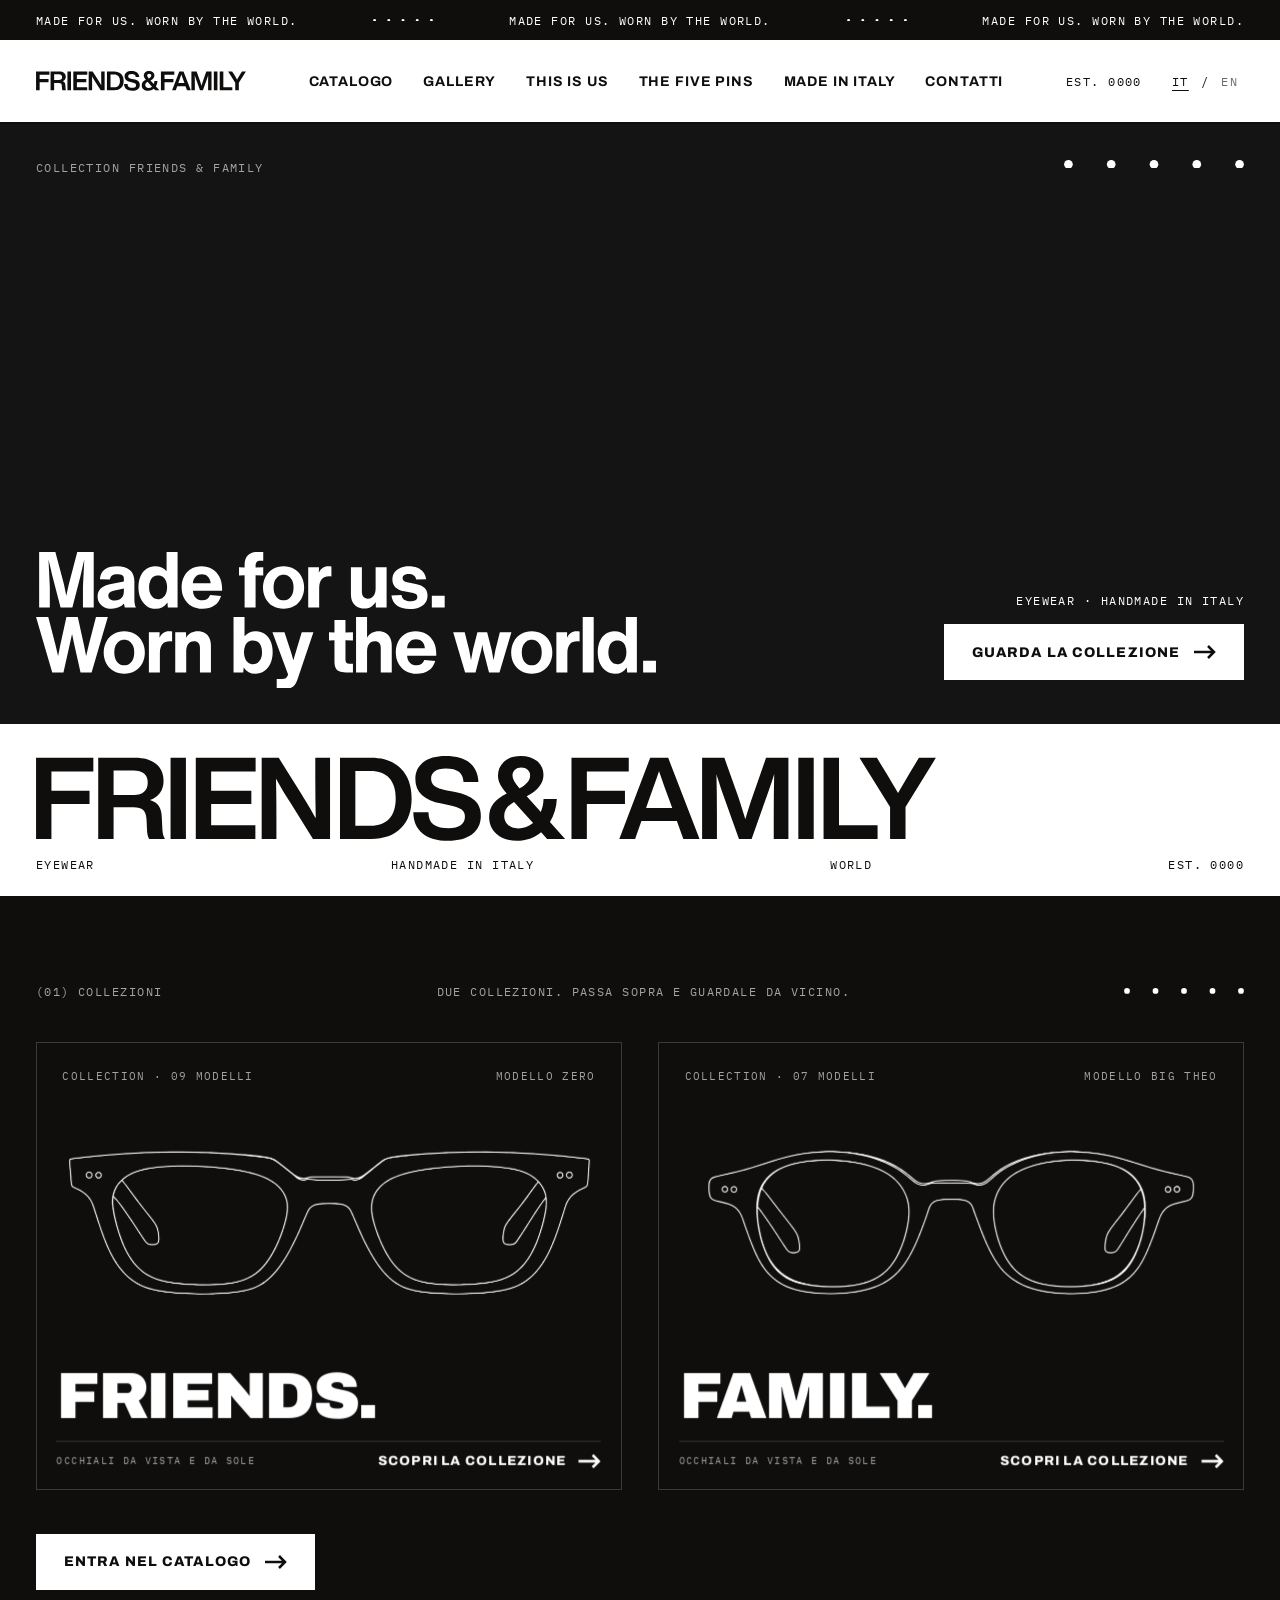
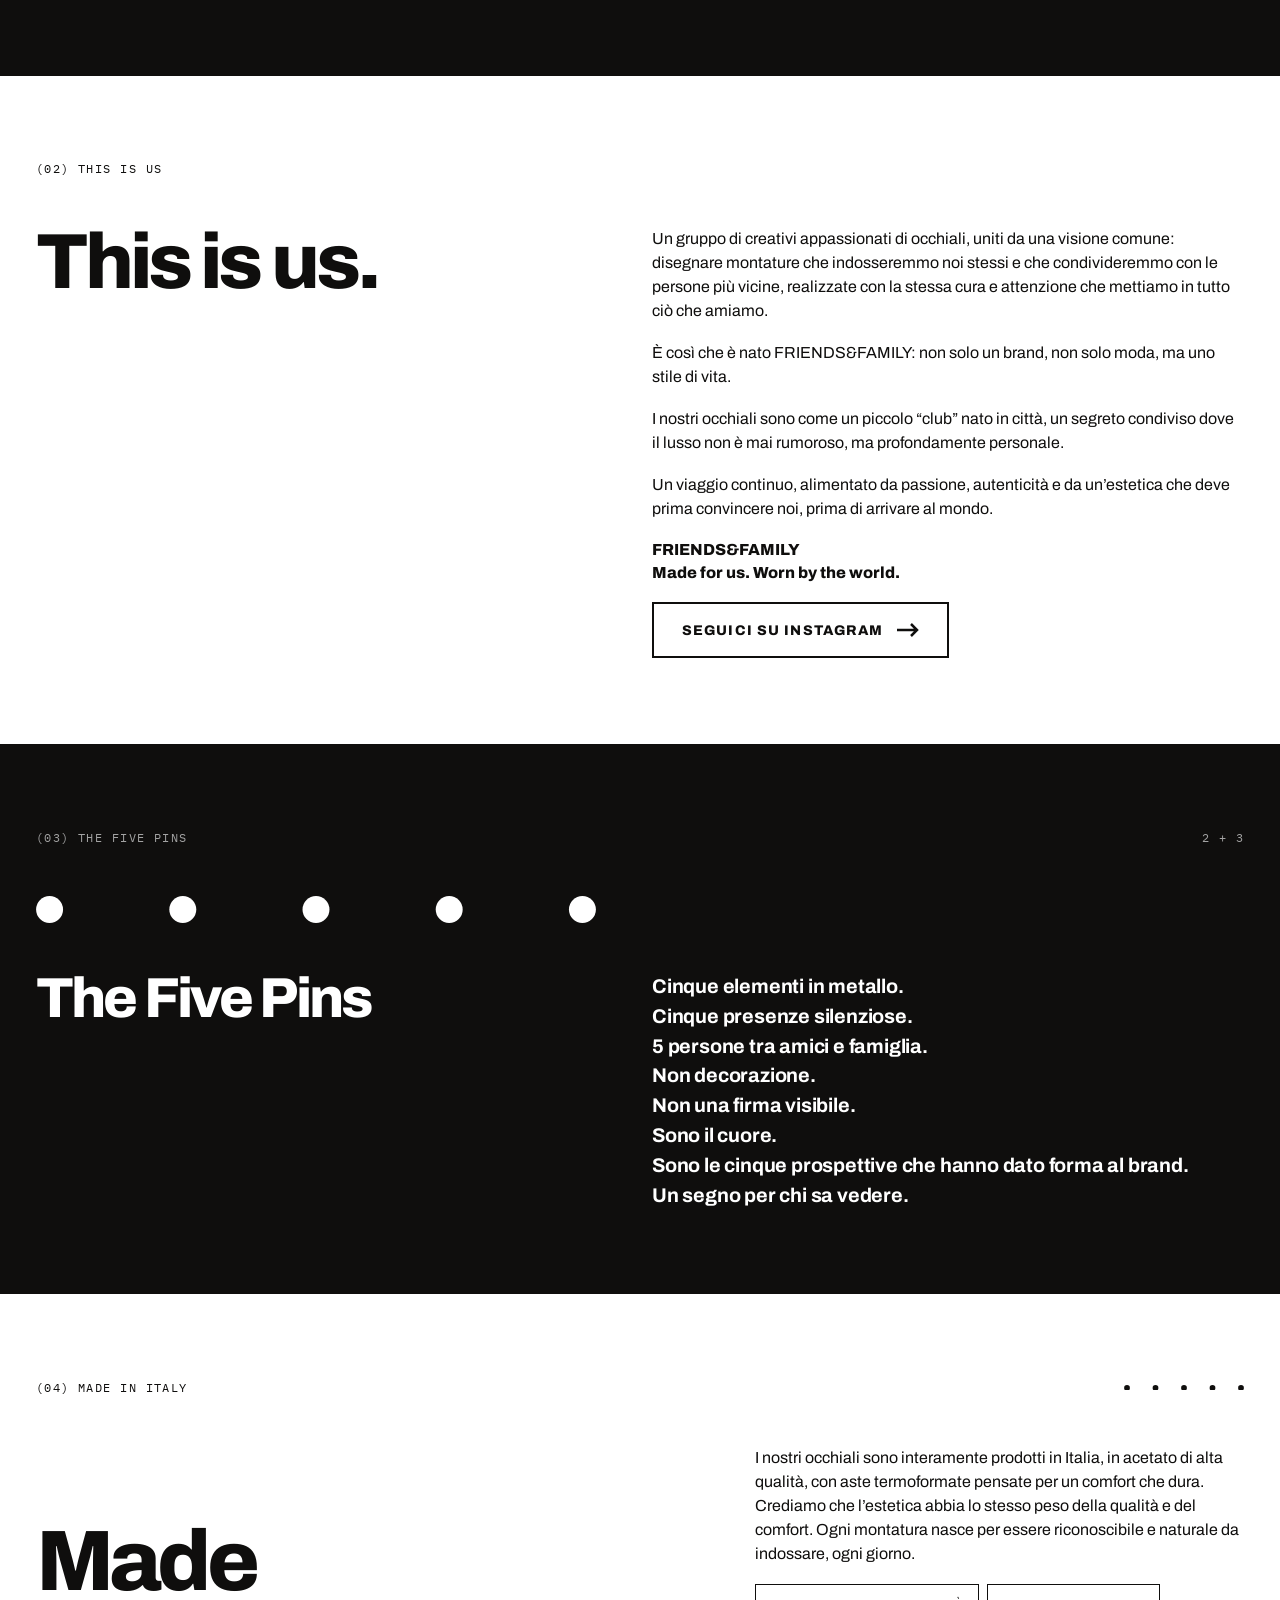
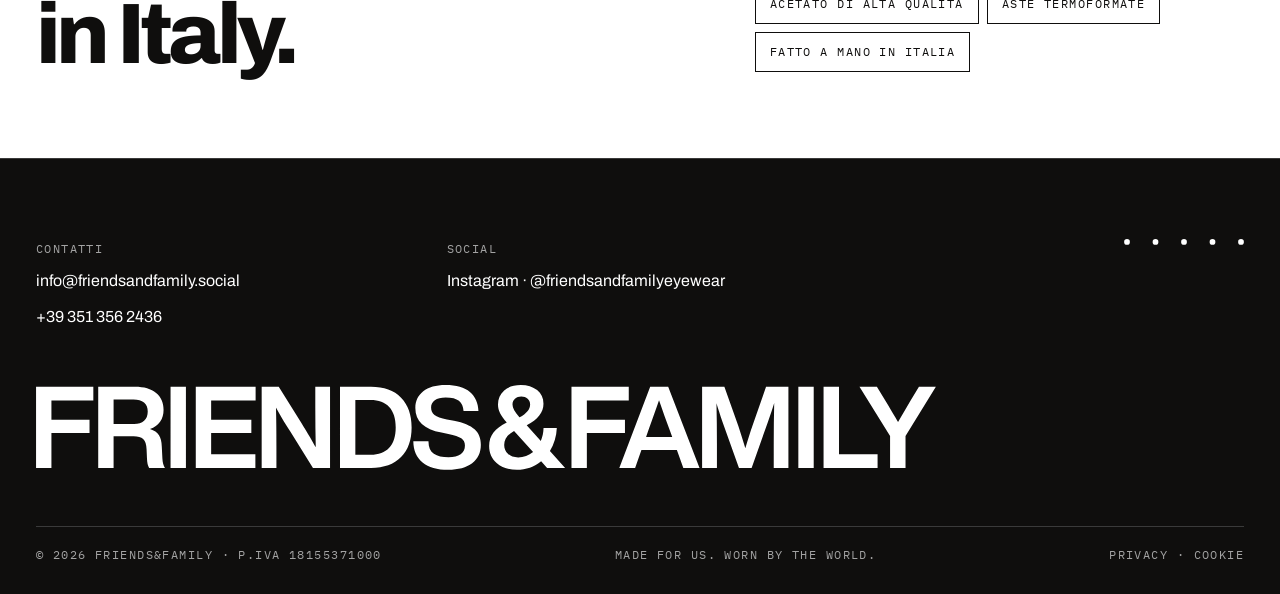
<file: index.html>
<!doctype html>
<html lang="it">
<head>
<meta charset="utf-8">
<meta name="viewport" content="width=device-width, initial-scale=1">
<title>Friends&amp;Family Eyewear</title>
<meta name="description" content="Friends&amp;Family Eyewear — occhiali fatti a mano in Italia. Made for us. Worn by the world.">
<meta property="og:title" content="Friends&amp;Family Eyewear">
<meta property="og:description" content="Friends&amp;Family Eyewear — occhiali fatti a mano in Italia. Made for us. Worn by the world.">
<meta name="theme-color" content="#0F0E0D">
<link rel="preconnect" href="https://fonts.googleapis.com">
<link rel="preconnect" href="https://fonts.gstatic.com" crossorigin>
<link rel="stylesheet" href="https://fonts.googleapis.com/css2?family=Archivo:wght@400;500;700;800;900&family=IBM+Plex+Mono:wght@400;500&display=swap">
<link rel="stylesheet" href="assets/css/style.css">
</head>
<body>
<a class="skip" href="#main">Vai al contenuto</a>
<div class="topbar"><span>Made for us. Worn by the world.</span><svg class="dots" viewBox="0 0 216 10.4" aria-hidden="true"><circle cx="5.2" cy="5.2" r="5.2"/><circle cx="56.6" cy="5.2" r="5.2"/><circle cx="108.0" cy="5.2" r="5.2"/><circle cx="159.4" cy="5.2" r="5.2"/><circle cx="210.8" cy="5.2" r="5.2"/></svg><span class="hide-s">Made for us. Worn by the world.</span><svg class="dots hide-s" viewBox="0 0 216 10.4" aria-hidden="true"><circle cx="5.2" cy="5.2" r="5.2"/><circle cx="56.6" cy="5.2" r="5.2"/><circle cx="108.0" cy="5.2" r="5.2"/><circle cx="159.4" cy="5.2" r="5.2"/><circle cx="210.8" cy="5.2" r="5.2"/></svg><span class="hide-s">Made for us. Worn by the world.</span></div>
<header class="site-header">
<a class="brand" href="index.html" aria-label="Friends&amp;Family, home"><svg class="logo" viewBox="380.3 485.4 1159.5 109.2" aria-hidden="true"><path fill="currentColor" d="M454.1 505.5L400.1 505.5L400.1 530.2L449.2 530.2L449.2 547.2L400.1 547.2L400.1 592.2L380.3 592.2L380.3 487.8L454.1 487.8ZM454.1 505.5M480.2 535.7L506.6 535.7C512.1 535.7 516.4 534.4 519.5 531.6C522.6 528.8 524.2 524.7 524.2 519.5C524.2 514.4 522.6 510.5 519.4 507.9C516.3 505.3 511.7 504 505.9 504L480.2 504ZM543.1 580.1C543.3 585.2 544.4 589.3 546.4 592.2L526 592.2C524.3 589.5 523.4 585.3 523.2 579.8L522.7 568.3C522.5 561.9 521 557.4 518.3 555C515.7 552.5 511.6 551.3 506 551.3L480.2 551.3L480.2 592.2L460.4 592.2L460.4 487.8L507.8 487.8C519.5 487.8 528.6 490.4 535 495.8C541.4 501.1 544.6 508.3 544.6 517.3C544.6 523.3 543.1 528.5 540.1 532.8C537.2 537.1 532.8 540.2 527.1 542.2C532.6 544 536.5 546.7 538.7 550.3C540.9 553.9 542.1 558.6 542.3 564.5ZM543.1 580.1M553.6 487.8L573.4 487.8L573.4 592.2L553.6 592.2ZM553.6 487.8M663.2 505.5L605.9 505.5L605.9 530.2L657.7 530.2L657.7 547.2L605.9 547.2L605.9 574.5L662.9 574.5L662.9 592.2L586.1 592.2L586.1 487.8L663.2 487.8ZM663.2 505.5M740.1 487.8L759.1 487.8L759.1 592.2L737.1 592.2L708.1 545.7C699.6 532.3 693.4 521.9 689.4 514.3C689.8 526.6 690 543.5 690 564.9L690 592.2L671 592.2L671 487.8L693 487.8L722.2 534.3C730.7 548.1 736.8 558.5 740.7 565.7C740.3 549.2 740.1 532.4 740.1 515.1ZM740.1 487.8M811.5 575.2C821.8 575.2 829.7 572.2 835.3 566.2C840.9 560.2 843.7 551.4 843.7 540C843.7 528.6 840.9 519.8 835.3 513.8C829.7 507.8 821.8 504.8 811.5 504.8L791.7 504.8L791.7 575.2ZM811.8 487.8C828.5 487.8 841.5 492.4 850.6 501.8C859.7 511.1 864.2 523.9 864.2 540C864.2 556.1 859.7 568.9 850.6 578.2C841.5 587.6 828.5 592.2 811.8 592.2L771.9 592.2L771.9 487.8ZM811.8 487.8M911.2 594.6C897.1 594.6 886.1 591.4 878.3 585.1C870.5 578.8 866.5 569.7 866.4 557.8L885.9 557.8C886 565.5 888.3 570.9 892.9 574C897.4 577.1 903.7 578.6 911.8 578.6C918.6 578.6 923.8 577.3 927.4 574.7C931.1 572.1 932.9 568.4 932.9 563.5C932.9 559.4 931.3 556.2 928.2 554.1C925.1 551.9 919.5 550 911.5 548.4L902.7 546.6C880.2 542.4 869 531.8 869 514.9C869 506 872.4 498.9 879.2 493.5C886 488.1 895.6 485.4 907.8 485.4C921.9 485.4 932.4 488.4 939.3 494.4C946.3 500.3 949.9 508.5 950.3 518.9L931.1 518.9C930.7 513 928.8 508.6 925.2 505.7C921.7 502.9 916 501.4 908.1 501.4C901.9 501.4 897.2 502.6 894.1 504.9C890.9 507.2 889.3 510.3 889.3 514.3C889.3 518.5 890.8 521.8 893.7 524C896.6 526.3 902 528.2 909.7 529.7L918.8 531.5C931 533.9 939.8 537.6 945.3 542.5C950.7 547.4 953.4 554 953.4 562.5C953.4 572.7 949.7 580.6 942.2 586.2C934.7 591.8 924.4 594.6 911.2 594.6M1005.5 500.2C1002.2 500.2 999.6 501.2 997.4 503.1C995.2 505 994.2 507.5 994.2 510.5C994.2 514.8 997.2 520.2 1003.1 526.8L1003.4 527.1C1012.4 522.1 1016.9 516.6 1016.9 510.5C1016.9 507.6 1015.8 505.1 1013.7 503.2C1011.5 501.2 1008.8 500.2 1005.5 500.2M1001.5 578.7C1008.7 578.7 1015.2 576.4 1020.7 571.8L996.2 544.6C987.7 549.2 983.5 555.3 983.5 562.6C983.5 567 985.1 570.8 988.3 574C991.5 577.2 995.9 578.7 1001.5 578.7M1062 592.2L1038.8 592.2L1031.1 583.6C1022.2 590.9 1011.8 594.6 999.9 594.6C988.8 594.6 980.1 591.7 973.7 586C967.3 580.3 964.1 573 964.1 564.1C964.1 557.2 966 551.4 969.7 546.7C973.5 541.9 979.2 537.7 986.8 533.8C982.8 529.2 979.9 525.2 978.2 521.7C976.4 518.1 975.5 514.4 975.5 510.5C975.5 503.4 978.2 497.4 983.5 492.6C988.7 487.8 995.9 485.4 1004.9 485.4C1013.4 485.4 1020.4 487.6 1025.9 492C1031.3 496.4 1034.1 502.3 1034.1 509.6C1034.1 520.7 1026.9 529.9 1012.5 537.4L1030.7 557.6C1032.9 552.3 1034 546.8 1034.2 540.9L1051.3 540.9C1050.8 551.7 1047.8 561.6 1042.4 570.5ZM1062 592.2M1144 505.5L1090 505.5L1090 530.2L1139.1 530.2L1139.1 547.2L1090 547.2L1090 592.2L1070.2 592.2L1070.2 487.8L1144 487.8ZM1144 505.5M1166.3 552.3L1200 552.3L1195.9 541C1192.3 531.6 1188 519.7 1183 505.2C1178.7 517.8 1174.4 529.8 1170.2 541ZM1214.3 592.2L1206 569.2L1160.3 569.2L1152.2 592.2L1131.8 592.2L1171.6 487.8L1194.8 487.8L1235.2 592.2ZM1214.3 592.2M1320.9 487.8L1349.7 487.8L1349.7 592.2L1330.8 592.2L1330.8 560.4C1330.8 542.7 1331 525.4 1331.4 508.6C1329.3 515.6 1326.7 523.7 1323.4 532.7L1302.3 592.2L1286 592.2L1264.7 532.7C1261.5 523.2 1258.9 515.2 1257 508.9C1257.4 525.6 1257.6 542.8 1257.6 560.4L1257.6 592.2L1238.5 592.2L1238.5 487.8L1267.2 487.8L1285.3 538.5C1288.2 547.5 1291.2 557 1294.2 566.9C1297.3 556.3 1300.4 546.5 1303.5 537.5ZM1320.9 487.8M1362.5 487.8L1382.3 487.8L1382.3 592.2L1362.5 592.2ZM1362.5 487.8M1414.9 574.5L1464.6 574.5L1464.6 592.2L1395 592.2L1395 487.8L1414.9 487.8ZM1414.9 574.5M1517.9 487.8L1539.7 487.8L1500.6 551L1500.6 592.2L1480.7 592.2L1480.7 551L1441.3 487.8L1463.7 487.8L1475.3 506.7C1484.1 521.4 1489.4 530.2 1491 533.1C1494.6 526.6 1499.8 517.8 1506.4 506.5ZM1517.9 487.8"></path></svg></a>
<nav class="main-nav" id="main-nav" aria-label="Principale"><a href="catalogo.html">Catalogo</a><a href="gallery.html">Gallery</a><a href="index.html#this-is-us">This is us</a><a href="index.html#five-pins">The Five Pins</a><a href="index.html#made-in-italy">Made in Italy</a><a href="index.html#contatti">Contatti</a></nav>
<div class="header-right"><span class="mono hide-s">Est. 0000</span><div class="lang"><span aria-current="true">IT</span><span aria-hidden="true">/</span><a href="en/index.html" hreflang="en" lang="en" aria-label="English">EN</a></div>
<button class="menu-btn" type="button" aria-expanded="false" aria-controls="main-nav" aria-label="Apri il menu"><span></span><span></span></button></div>
</header>
<main id="main">
<div class="first">
<section class="hero">
<div class="hero-top"><span class="mono dim">Collection Friends &amp; Family</span><svg class="dots" viewBox="0 0 216 10.4" aria-hidden="true"><circle cx="5.2" cy="5.2" r="5.2"/><circle cx="56.6" cy="5.2" r="5.2"/><circle cx="108.0" cy="5.2" r="5.2"/><circle cx="159.4" cy="5.2" r="5.2"/><circle cx="210.8" cy="5.2" r="5.2"/></svg></div>
<div class="hero-bottom">
<h1><span class="sr">Made for us. Worn by the world.</span><svg class="hero-mark" viewBox="11.25 11.39 260.43 57.29" aria-hidden="true" ><path fill="#FFFFFF" d="M25 25.08L28.57 11.39L35.48 11.39L35.48 34.71L30.96 34.71L30.96 25.97L31.52 14.57L29.91 21.61L26.51 34.71L21.56 34.71L18.09 21.38L16.49 14.54L17.04 25.97L17.04 34.71L12.56 34.71L12.56 11.39L19.37 11.39L23 25.08L23.95 29.73ZM25 25.08M46.27 31.35C46.84 31.06 47.3 30.62 47.64 30.04C47.98 29.46 48.15 28.77 48.15 27.96L48.15 26.72L43.83 27.64C43.11 27.79 42.56 28.05 42.19 28.41C41.82 28.77 41.63 29.22 41.63 29.77C41.63 30.38 41.87 30.87 42.34 31.24C42.81 31.61 43.46 31.8 44.29 31.8C45.03 31.8 45.69 31.65 46.27 31.35M48.54 34.71C48.35 33.79 48.23 33.23 48.18 33.01C47.59 33.71 46.85 34.25 45.96 34.63C45.06 35.01 44.07 35.2 42.98 35.2C41.8 35.2 40.77 34.99 39.88 34.56C39 34.14 38.32 33.54 37.84 32.76C37.36 31.99 37.11 31.09 37.11 30.06C37.11 28.71 37.55 27.61 38.41 26.75C39.27 25.9 40.55 25.3 42.25 24.95L48.15 23.77L48.15 22.53C48.15 21.92 47.91 21.46 47.43 21.16C46.95 20.85 46.24 20.7 45.3 20.7C44.36 20.7 43.65 20.87 43.17 21.22C42.69 21.57 42.4 22.14 42.29 22.92L38.07 22.86C38.22 21 38.89 19.63 40.08 18.75C41.27 17.86 43 17.42 45.27 17.42C47.69 17.42 49.51 17.95 50.73 19.01C51.96 20.07 52.57 21.64 52.57 23.71L52.57 31.17C52.57 31.98 52.62 32.67 52.72 33.23C52.82 33.8 52.98 34.3 53.23 34.71ZM48.54 34.71M64.5 30.59C65.08 30.17 65.53 29.59 65.85 28.83C66.16 28.08 66.32 27.2 66.32 26.2C66.32 25.2 66.16 24.31 65.85 23.56C65.53 22.81 65.08 22.23 64.5 21.82C63.93 21.42 63.27 21.22 62.52 21.22C61.78 21.22 61.12 21.42 60.54 21.82C59.96 22.23 59.52 22.81 59.2 23.56C58.88 24.31 58.73 25.2 58.73 26.2C58.73 27.22 58.88 28.11 59.2 28.87C59.52 29.62 59.96 30.2 60.54 30.6C61.12 31 61.78 31.21 62.52 31.21C63.27 31.21 63.93 31 64.5 30.59M66.09 11.4L70.71 11.4L70.71 34.71L66.62 34.71L66.45 32.61C65.3 34.38 63.66 35.27 61.54 35.27C60.14 35.27 58.89 34.89 57.79 34.14C56.69 33.38 55.83 32.32 55.21 30.95C54.58 29.57 54.27 27.99 54.27 26.2C54.27 24.41 54.58 22.85 55.19 21.52C55.8 20.18 56.63 19.16 57.68 18.45C58.73 17.74 59.89 17.39 61.18 17.39C63.3 17.39 64.93 18.1 66.09 19.52ZM66.09 11.4M78.3 21.76C77.63 22.43 77.23 23.34 77.12 24.49L84.62 24.49C84.49 23.32 84.1 22.4 83.45 21.74C82.79 21.09 81.94 20.76 80.89 20.76C79.84 20.76 78.98 21.09 78.3 21.76M89.41 27.64L77.16 27.64C77.25 28.9 77.64 29.89 78.34 30.62C79.04 31.34 79.96 31.7 81.12 31.7C82.76 31.7 83.85 30.96 84.39 29.5L88.98 29.83C88.41 31.64 87.46 33 86.13 33.91C84.8 34.81 83.16 35.27 81.22 35.27C79.41 35.27 77.84 34.88 76.5 34.09C75.17 33.3 74.16 32.23 73.46 30.86C72.76 29.5 72.41 27.94 72.41 26.2C72.41 24.54 72.75 23.04 73.43 21.71C74.1 20.38 75.07 19.33 76.32 18.55C77.58 17.78 79.05 17.39 80.73 17.39C82.41 17.39 83.9 17.77 85.21 18.54C86.52 19.3 87.55 20.39 88.29 21.81C89.04 23.23 89.41 24.91 89.41 26.85ZM89.41 27.64M105.42 15.1C104.76 15.1 104.28 15.25 103.96 15.57C103.64 15.89 103.48 16.38 103.48 17.03L103.48 17.91L106.7 17.81L106.7 21.22L103.48 21.12L103.48 34.71L98.87 34.71L98.87 21.12L96.51 21.22L96.51 17.81L98.87 17.91L98.87 16.8C98.87 15.05 99.33 13.71 100.26 12.79C101.19 11.86 102.52 11.4 104.27 11.4L106.7 11.4L106.7 15.1ZM105.42 15.1M117.46 31.01C118.1 30.57 118.59 29.95 118.92 29.14C119.26 28.34 119.43 27.4 119.43 26.33C119.43 25.26 119.26 24.32 118.92 23.51C118.59 22.7 118.1 22.08 117.46 21.64C116.83 21.21 116.09 20.99 115.24 20.99C114.39 20.99 113.64 21.21 113.01 21.64C112.38 22.08 111.89 22.7 111.55 23.51C111.21 24.32 111.05 25.26 111.05 26.33C111.05 27.4 111.21 28.34 111.55 29.14C111.89 29.95 112.38 30.57 113.01 31.01C113.64 31.45 114.39 31.66 115.24 31.66C116.09 31.66 116.83 31.45 117.46 31.01M110.77 34.11C109.45 33.33 108.42 32.26 107.69 30.89C106.96 29.53 106.59 28.01 106.59 26.33C106.59 24.65 106.96 23.12 107.69 21.76C108.42 20.39 109.45 19.33 110.77 18.55C112.09 17.78 113.58 17.39 115.24 17.39C116.9 17.39 118.39 17.78 119.71 18.55C121.03 19.33 122.05 20.39 122.79 21.76C123.52 23.12 123.88 24.65 123.88 26.33C123.88 28.01 123.52 29.53 122.79 30.89C122.05 32.26 121.03 33.33 119.71 34.11C118.39 34.88 116.9 35.27 115.24 35.27C113.58 35.27 112.09 34.88 110.77 34.11M135.34 17.49L135.34 21.68C134.91 21.64 134.59 21.61 134.39 21.61C133 21.61 131.95 22.02 131.25 22.82C130.55 23.63 130.2 24.86 130.2 26.49L130.2 34.71L125.59 34.71L125.59 17.82L130.11 17.82L130.04 20.14C130.41 19.25 130.93 18.55 131.61 18.07C132.29 17.6 133.09 17.36 134.04 17.36C134.49 17.36 134.93 17.4 135.34 17.49M153.91 17.82L158.52 17.82L158.52 34.71L154.01 34.71L153.94 32.42C153.39 33.33 152.72 34.02 151.91 34.46C151.1 34.91 150.15 35.14 149.06 35.14C147.91 35.14 146.91 34.89 146.08 34.4C145.25 33.91 144.62 33.21 144.18 32.32C143.75 31.43 143.53 30.37 143.53 29.14L143.53 17.82L148.14 17.82L148.14 28.09C148.14 28.99 148.35 29.7 148.77 30.21C149.18 30.72 149.79 30.98 150.6 30.98C151.26 30.98 151.84 30.81 152.34 30.47C152.84 30.13 153.23 29.65 153.5 29.03C153.77 28.41 153.91 27.68 153.91 26.85ZM153.91 17.82M162.83 33.86C161.53 32.88 160.77 31.48 160.55 29.67L164.78 29.5C165.06 31.25 166.26 32.12 168.38 32.12C169.3 32.12 170.04 31.96 170.59 31.65C171.15 31.33 171.43 30.87 171.43 30.26C171.43 29.8 171.25 29.44 170.9 29.18C170.55 28.91 169.98 28.71 169.2 28.55L165.86 27.9C164.22 27.57 163 26.99 162.18 26.16C161.36 25.34 160.95 24.27 160.95 22.96C160.95 21.84 161.23 20.86 161.8 20.02C162.37 19.18 163.17 18.54 164.21 18.08C165.24 17.62 166.45 17.39 167.82 17.39C169.18 17.39 170.38 17.61 171.43 18.04C172.47 18.48 173.32 19.11 173.96 19.93C174.61 20.75 175 21.7 175.12 22.79L170.96 22.96C170.86 22.21 170.52 21.63 169.94 21.22C169.36 20.8 168.63 20.6 167.76 20.6C166.99 20.6 166.38 20.76 165.93 21.09C165.46 21.42 165.24 21.85 165.24 22.4C165.24 23.25 165.87 23.82 167.14 24.1L170.77 24.86C172.45 25.2 173.7 25.77 174.5 26.56C175.31 27.34 175.71 28.39 175.71 29.7C175.71 30.88 175.41 31.89 174.8 32.73C174.19 33.57 173.31 34.21 172.18 34.66C171.04 35.11 169.72 35.33 168.21 35.33C165.93 35.33 164.13 34.84 162.83 33.86M182.92 34.71L177.52 34.71L177.52 29.8L182.92 29.8ZM182.92 34.71M33.42 50.35L36.43 38.7L41.41 38.7L34.59 62L29.95 62L27.36 50.48L26.38 45.86L25.36 50.48L22.77 62L18.06 62L11.25 38.7L16.39 38.7L19.4 50.35L20.52 55.03L21.46 50.35L24.02 38.7L28.8 38.7L31.35 50.35L32.3 55.03ZM33.42 50.35M50.54 58.3C51.17 57.87 51.66 57.25 52 56.44C52.34 55.63 52.5 54.69 52.5 53.62C52.5 52.55 52.34 51.62 52 50.81C51.66 50 51.17 49.38 50.54 48.94C49.91 48.5 49.16 48.29 48.31 48.29C47.46 48.29 46.72 48.5 46.09 48.94C45.45 49.38 44.97 50 44.63 50.81C44.29 51.62 44.12 52.55 44.12 53.62C44.12 54.69 44.29 55.63 44.63 56.44C44.97 57.25 45.45 57.87 46.09 58.3C46.72 58.74 47.46 58.96 48.31 58.96C49.16 58.96 49.91 58.74 50.54 58.3M43.84 61.4C42.52 60.62 41.5 59.55 40.77 58.19C40.04 56.83 39.67 55.3 39.67 53.62C39.67 51.94 40.04 50.42 40.77 49.05C41.5 47.69 42.52 46.62 43.84 45.85C45.16 45.07 46.66 44.68 48.31 44.68C49.97 44.68 51.46 45.07 52.79 45.85C54.11 46.62 55.13 47.69 55.86 49.05C56.59 50.42 56.96 51.94 56.96 53.62C56.96 55.3 56.59 56.83 55.86 58.19C55.13 59.55 54.11 60.62 52.79 61.4C51.46 62.18 49.97 62.56 48.31 62.56C46.66 62.56 45.16 62.18 43.84 61.4M68.42 44.79L68.42 48.97C67.98 48.93 67.66 48.91 67.47 48.91C66.07 48.91 65.02 49.31 64.32 50.12C63.62 50.93 63.28 52.15 63.28 53.79L63.28 62L58.66 62L58.66 45.11L63.18 45.11L63.11 47.43C63.48 46.54 64.01 45.85 64.68 45.37C65.36 44.89 66.17 44.65 67.11 44.65C67.57 44.65 68 44.7 68.42 44.79M82.17 45.42C83 45.91 83.63 46.61 84.07 47.5C84.5 48.4 84.72 49.45 84.72 50.68L84.72 62.01L80.11 62.01L80.11 51.72C80.11 50.83 79.9 50.12 79.48 49.61C79.07 49.1 78.46 48.84 77.65 48.84C77 48.84 76.42 49.01 75.91 49.35C75.41 49.69 75.03 50.17 74.75 50.79C74.48 51.41 74.34 52.14 74.34 52.97L74.34 62.01L69.73 62.01L69.73 45.11L74.25 45.11L74.31 47.4C74.86 46.48 75.54 45.8 76.34 45.36C77.15 44.91 78.1 44.68 79.19 44.68C80.35 44.68 81.34 44.93 82.17 45.42M104.39 57.89C104.96 57.49 105.41 56.91 105.73 56.16C106.04 55.41 106.2 54.52 106.2 53.49C106.2 52.49 106.04 51.61 105.73 50.86C105.41 50.1 104.96 49.53 104.39 49.12C103.81 48.72 103.14 48.52 102.41 48.52C101.66 48.52 101 48.72 100.42 49.12C99.84 49.53 99.4 50.1 99.08 50.86C98.77 51.61 98.61 52.49 98.61 53.49C98.61 54.5 98.77 55.38 99.08 56.13C99.4 56.88 99.84 57.46 100.42 57.88C101 58.3 101.66 58.5 102.41 58.5C103.14 58.5 103.81 58.3 104.39 57.89M107.25 45.75C108.3 46.46 109.13 47.48 109.74 48.81C110.35 50.14 110.66 51.7 110.66 53.49C110.66 55.28 110.34 56.87 109.72 58.24C109.1 59.61 108.24 60.68 107.14 61.43C106.03 62.19 104.78 62.56 103.39 62.56C101.27 62.56 99.63 61.68 98.48 59.91L98.31 62.01L94.22 62.01L94.22 38.69L98.84 38.69L98.84 46.81C99.99 45.39 101.63 44.68 103.75 44.68C105.04 44.68 106.2 45.04 107.25 45.75M122.87 45.11L127.78 45.11L121.04 65.02C120.71 65.98 120.32 66.73 119.89 67.26C119.45 67.8 118.95 68.17 118.37 68.38C117.79 68.58 117.07 68.69 116.22 68.69L112.36 68.69L112.36 64.76L114.59 64.76C115.26 64.76 115.79 64.64 116.16 64.41C116.53 64.18 116.8 63.82 116.98 63.32L117.14 62.86L110.56 45.11L115.63 45.11L118.35 53.43C118.66 54.37 118.89 55.18 119.07 55.88L119.36 56.87C119.56 56.14 119.89 55.01 120.35 53.46ZM122.87 45.11M141.24 48.42L141.24 56.7C141.24 57.27 141.36 57.68 141.61 57.93C141.86 58.18 142.27 58.3 142.84 58.3L144.38 58.3L144.38 62.01L141.37 62.01C140.23 62.01 139.32 61.85 138.62 61.53C137.92 61.21 137.41 60.71 137.09 60.01C136.78 59.31 136.62 58.39 136.62 57.26L136.62 48.42L134.33 48.52L134.33 45.11L136.62 45.18L136.62 39.91L141.24 39.91L141.24 45.21L144.38 45.11L144.38 48.52ZM141.24 48.42M158.13 45.42C158.96 45.91 159.59 46.61 160.03 47.5C160.47 48.4 160.69 49.45 160.69 50.68L160.69 62.01L156.07 62.01L156.07 51.72C156.07 50.83 155.86 50.12 155.45 49.61C155.03 49.1 154.42 48.84 153.61 48.84C152.96 48.84 152.38 49.01 151.88 49.35C151.38 49.69 150.99 50.17 150.71 50.79C150.44 51.41 150.31 52.14 150.31 52.97L150.31 62.01L145.69 62.01L145.69 38.69L150.31 38.69L150.31 47.37C150.88 46.48 151.55 45.8 152.36 45.36C153.15 44.91 154.08 44.68 155.15 44.68C156.31 44.68 157.3 44.93 158.13 45.42M168.28 49.05C167.61 49.72 167.21 50.63 167.11 51.79L174.6 51.79C174.47 50.61 174.08 49.7 173.42 49.04C172.77 48.39 171.92 48.06 170.87 48.06C169.82 48.06 168.96 48.39 168.28 49.05M179.38 54.93L167.14 54.93C167.22 56.2 167.62 57.19 168.32 57.91C169.01 58.63 169.94 58.99 171.1 58.99C172.73 58.99 173.83 58.26 174.37 56.8L178.96 57.13C178.39 58.94 177.44 60.3 176.11 61.2C174.78 62.11 173.14 62.56 171.2 62.56C169.38 62.56 167.81 62.17 166.48 61.38C165.15 60.6 164.14 59.52 163.44 58.16C162.74 56.79 162.39 55.24 162.39 53.49C162.39 51.84 162.73 50.34 163.4 49.01C164.08 47.68 165.05 46.62 166.3 45.85C167.55 45.07 169.02 44.68 170.71 44.68C172.39 44.68 173.88 45.07 175.19 45.83C176.5 46.59 177.53 47.69 178.27 49.11C179.01 50.52 179.38 52.21 179.38 54.15ZM179.38 54.93M204.23 52.61L206.1 45.11L210.95 45.11L205.94 62L201.55 62L199.12 52.61L198.73 50.38L198.31 52.61L195.88 62L191.5 62L186.49 45.11L191.33 45.11L193.2 52.61L193.98 56.87L194.77 52.61L196.67 45.11L200.76 45.11L202.66 52.54L203.45 56.87ZM204.23 52.61M221.72 58.3C222.35 57.87 222.84 57.25 223.18 56.44C223.52 55.63 223.68 54.69 223.68 53.62C223.68 52.55 223.52 51.62 223.18 50.81C222.84 50 222.35 49.38 221.72 48.94C221.09 48.5 220.34 48.29 219.49 48.29C218.64 48.29 217.9 48.5 217.27 48.94C216.63 49.38 216.15 50 215.81 50.81C215.47 51.62 215.3 52.55 215.3 53.62C215.3 54.69 215.47 55.63 215.81 56.44C216.15 57.25 216.63 57.87 217.27 58.3C217.9 58.74 218.64 58.96 219.49 58.96C220.34 58.96 221.09 58.74 221.72 58.3M215.02 61.4C213.7 60.62 212.68 59.55 211.95 58.19C211.21 56.83 210.85 55.3 210.85 53.62C210.85 51.94 211.21 50.42 211.95 49.05C212.68 47.69 213.7 46.62 215.02 45.85C216.34 45.07 217.83 44.68 219.49 44.68C221.15 44.68 222.64 45.07 223.96 45.85C225.28 46.62 226.31 47.69 227.04 49.05C227.77 50.42 228.14 51.94 228.14 53.62C228.14 55.3 227.77 56.83 227.04 58.19C226.31 59.55 225.28 60.62 223.96 61.4C222.64 62.18 221.15 62.56 219.49 62.56C217.83 62.56 216.34 62.18 215.02 61.4M239.59 44.79L239.59 48.97C239.16 48.93 238.84 48.91 238.64 48.91C237.25 48.91 236.2 49.31 235.5 50.12C234.8 50.93 234.46 52.15 234.46 53.79L234.46 62L229.84 62L229.84 45.11L234.36 45.11L234.29 47.43C234.66 46.54 235.19 45.85 235.86 45.37C236.54 44.89 237.35 44.65 238.29 44.65C238.75 44.65 239.18 44.7 239.59 44.79M245.52 62L240.91 62L240.91 38.69L245.52 38.69ZM245.52 62M257.46 57.88C258.04 57.46 258.48 56.88 258.8 56.13C259.12 55.38 259.27 54.5 259.27 53.49C259.27 52.49 259.12 51.61 258.8 50.86C258.48 50.1 258.04 49.53 257.46 49.12C256.88 48.72 256.22 48.52 255.48 48.52C254.73 48.52 254.07 48.72 253.5 49.12C252.91 49.53 252.47 50.1 252.15 50.86C251.84 51.61 251.68 52.49 251.68 53.49C251.68 54.52 251.84 55.41 252.15 56.16C252.47 56.91 252.91 57.49 253.5 57.89C254.07 58.3 254.73 58.5 255.48 58.5C256.22 58.5 256.88 58.3 257.46 57.88M259.04 38.69L263.66 38.69L263.66 62.01L259.57 62.01L259.4 59.91C258.25 61.68 256.61 62.56 254.49 62.56C253.1 62.56 251.84 62.19 250.75 61.43C249.64 60.68 248.78 59.61 248.16 58.24C247.54 56.87 247.22 55.28 247.22 53.49C247.22 51.7 247.53 50.14 248.14 48.81C248.75 47.48 249.58 46.46 250.63 45.75C251.68 45.04 252.84 44.68 254.13 44.68C256.25 44.68 257.89 45.39 259.04 46.81ZM259.04 38.69M271.68 62L266.28 62L266.28 57.09L271.68 57.09ZM271.68 62"></path></svg></h1>
<div class="hero-cta"><span class="mono">Eyewear · Handmade in Italy</span><a class="btn btn-white" href="catalogo.html">Guarda la collezione <svg class="arr" viewBox="0 0 22 14" aria-hidden="true"><path d="M0 7H20M14 1L20 7L14 13" stroke="currentColor" stroke-width="2.5" fill="none"/></svg></a><a class="btn btn-ghost show-s" href="gallery.html">Gallery <svg class="arr" viewBox="0 0 22 14" aria-hidden="true"><path d="M0 7H20M14 1L20 7L14 13" stroke="currentColor" stroke-width="2.5" fill="none"/></svg></a></div>
</div>
</section>
<section class="logo-strip" aria-label="Logo">
<svg class="strip-logo" viewBox="380.3 485.4 1159.5 109.2" aria-hidden="true"><path fill="currentColor" d="M454.1 505.5L400.1 505.5L400.1 530.2L449.2 530.2L449.2 547.2L400.1 547.2L400.1 592.2L380.3 592.2L380.3 487.8L454.1 487.8ZM454.1 505.5M480.2 535.7L506.6 535.7C512.1 535.7 516.4 534.4 519.5 531.6C522.6 528.8 524.2 524.7 524.2 519.5C524.2 514.4 522.6 510.5 519.4 507.9C516.3 505.3 511.7 504 505.9 504L480.2 504ZM543.1 580.1C543.3 585.2 544.4 589.3 546.4 592.2L526 592.2C524.3 589.5 523.4 585.3 523.2 579.8L522.7 568.3C522.5 561.9 521 557.4 518.3 555C515.7 552.5 511.6 551.3 506 551.3L480.2 551.3L480.2 592.2L460.4 592.2L460.4 487.8L507.8 487.8C519.5 487.8 528.6 490.4 535 495.8C541.4 501.1 544.6 508.3 544.6 517.3C544.6 523.3 543.1 528.5 540.1 532.8C537.2 537.1 532.8 540.2 527.1 542.2C532.6 544 536.5 546.7 538.7 550.3C540.9 553.9 542.1 558.6 542.3 564.5ZM543.1 580.1M553.6 487.8L573.4 487.8L573.4 592.2L553.6 592.2ZM553.6 487.8M663.2 505.5L605.9 505.5L605.9 530.2L657.7 530.2L657.7 547.2L605.9 547.2L605.9 574.5L662.9 574.5L662.9 592.2L586.1 592.2L586.1 487.8L663.2 487.8ZM663.2 505.5M740.1 487.8L759.1 487.8L759.1 592.2L737.1 592.2L708.1 545.7C699.6 532.3 693.4 521.9 689.4 514.3C689.8 526.6 690 543.5 690 564.9L690 592.2L671 592.2L671 487.8L693 487.8L722.2 534.3C730.7 548.1 736.8 558.5 740.7 565.7C740.3 549.2 740.1 532.4 740.1 515.1ZM740.1 487.8M811.5 575.2C821.8 575.2 829.7 572.2 835.3 566.2C840.9 560.2 843.7 551.4 843.7 540C843.7 528.6 840.9 519.8 835.3 513.8C829.7 507.8 821.8 504.8 811.5 504.8L791.7 504.8L791.7 575.2ZM811.8 487.8C828.5 487.8 841.5 492.4 850.6 501.8C859.7 511.1 864.2 523.9 864.2 540C864.2 556.1 859.7 568.9 850.6 578.2C841.5 587.6 828.5 592.2 811.8 592.2L771.9 592.2L771.9 487.8ZM811.8 487.8M911.2 594.6C897.1 594.6 886.1 591.4 878.3 585.1C870.5 578.8 866.5 569.7 866.4 557.8L885.9 557.8C886 565.5 888.3 570.9 892.9 574C897.4 577.1 903.7 578.6 911.8 578.6C918.6 578.6 923.8 577.3 927.4 574.7C931.1 572.1 932.9 568.4 932.9 563.5C932.9 559.4 931.3 556.2 928.2 554.1C925.1 551.9 919.5 550 911.5 548.4L902.7 546.6C880.2 542.4 869 531.8 869 514.9C869 506 872.4 498.9 879.2 493.5C886 488.1 895.6 485.4 907.8 485.4C921.9 485.4 932.4 488.4 939.3 494.4C946.3 500.3 949.9 508.5 950.3 518.9L931.1 518.9C930.7 513 928.8 508.6 925.2 505.7C921.7 502.9 916 501.4 908.1 501.4C901.9 501.4 897.2 502.6 894.1 504.9C890.9 507.2 889.3 510.3 889.3 514.3C889.3 518.5 890.8 521.8 893.7 524C896.6 526.3 902 528.2 909.7 529.7L918.8 531.5C931 533.9 939.8 537.6 945.3 542.5C950.7 547.4 953.4 554 953.4 562.5C953.4 572.7 949.7 580.6 942.2 586.2C934.7 591.8 924.4 594.6 911.2 594.6M1005.5 500.2C1002.2 500.2 999.6 501.2 997.4 503.1C995.2 505 994.2 507.5 994.2 510.5C994.2 514.8 997.2 520.2 1003.1 526.8L1003.4 527.1C1012.4 522.1 1016.9 516.6 1016.9 510.5C1016.9 507.6 1015.8 505.1 1013.7 503.2C1011.5 501.2 1008.8 500.2 1005.5 500.2M1001.5 578.7C1008.7 578.7 1015.2 576.4 1020.7 571.8L996.2 544.6C987.7 549.2 983.5 555.3 983.5 562.6C983.5 567 985.1 570.8 988.3 574C991.5 577.2 995.9 578.7 1001.5 578.7M1062 592.2L1038.8 592.2L1031.1 583.6C1022.2 590.9 1011.8 594.6 999.9 594.6C988.8 594.6 980.1 591.7 973.7 586C967.3 580.3 964.1 573 964.1 564.1C964.1 557.2 966 551.4 969.7 546.7C973.5 541.9 979.2 537.7 986.8 533.8C982.8 529.2 979.9 525.2 978.2 521.7C976.4 518.1 975.5 514.4 975.5 510.5C975.5 503.4 978.2 497.4 983.5 492.6C988.7 487.8 995.9 485.4 1004.9 485.4C1013.4 485.4 1020.4 487.6 1025.9 492C1031.3 496.4 1034.1 502.3 1034.1 509.6C1034.1 520.7 1026.9 529.9 1012.5 537.4L1030.7 557.6C1032.9 552.3 1034 546.8 1034.2 540.9L1051.3 540.9C1050.8 551.7 1047.8 561.6 1042.4 570.5ZM1062 592.2M1144 505.5L1090 505.5L1090 530.2L1139.1 530.2L1139.1 547.2L1090 547.2L1090 592.2L1070.2 592.2L1070.2 487.8L1144 487.8ZM1144 505.5M1166.3 552.3L1200 552.3L1195.9 541C1192.3 531.6 1188 519.7 1183 505.2C1178.7 517.8 1174.4 529.8 1170.2 541ZM1214.3 592.2L1206 569.2L1160.3 569.2L1152.2 592.2L1131.8 592.2L1171.6 487.8L1194.8 487.8L1235.2 592.2ZM1214.3 592.2M1320.9 487.8L1349.7 487.8L1349.7 592.2L1330.8 592.2L1330.8 560.4C1330.8 542.7 1331 525.4 1331.4 508.6C1329.3 515.6 1326.7 523.7 1323.4 532.7L1302.3 592.2L1286 592.2L1264.7 532.7C1261.5 523.2 1258.9 515.2 1257 508.9C1257.4 525.6 1257.6 542.8 1257.6 560.4L1257.6 592.2L1238.5 592.2L1238.5 487.8L1267.2 487.8L1285.3 538.5C1288.2 547.5 1291.2 557 1294.2 566.9C1297.3 556.3 1300.4 546.5 1303.5 537.5ZM1320.9 487.8M1362.5 487.8L1382.3 487.8L1382.3 592.2L1362.5 592.2ZM1362.5 487.8M1414.9 574.5L1464.6 574.5L1464.6 592.2L1395 592.2L1395 487.8L1414.9 487.8ZM1414.9 574.5M1517.9 487.8L1539.7 487.8L1500.6 551L1500.6 592.2L1480.7 592.2L1480.7 551L1441.3 487.8L1463.7 487.8L1475.3 506.7C1484.1 521.4 1489.4 530.2 1491 533.1C1494.6 526.6 1499.8 517.8 1506.4 506.5ZM1517.9 487.8"></path></svg>
<div class="mono strip-row"><span>Eyewear</span><span>Handmade in Italy</span><span>World</span><span>Est. 0000</span></div>
</section>
</div>
<section id="collezioni" class="colls">
<div class="wrap row-between"><span class="mono dim">(01) Collezioni</span><span class="mono dim hide-s">Due collezioni. Passa sopra e guardale da vicino.</span><svg class="dots" viewBox="0 0 216 10.4" aria-hidden="true"><circle cx="5.2" cy="5.2" r="5.2"/><circle cx="56.6" cy="5.2" r="5.2"/><circle cx="108.0" cy="5.2" r="5.2"/><circle cx="159.4" cy="5.2" r="5.2"/><circle cx="210.8" cy="5.2" r="5.2"/></svg></div>
<div class="wrap cards3d">
<a class="c3d" href="catalogo.html?c=friends" aria-label="Scopri la collezione: Friends"><div class="sway"><div class="card3d">
<div class="c-top mono"><span>Collection · 09 modelli</span><span>Modello Zero</span></div>
<img class="c-glass" src="assets/img/lines/zero-drawing.png" alt="Modello Zero">
<div class="c-word"><span class="w">Friends.</span><div class="c-foot"><span class="mono">Occhiali da vista e da sole</span><span class="c-go">Scopri la collezione <svg class="arr" viewBox="0 0 22 14" aria-hidden="true"><path d="M0 7H20M14 1L20 7L14 13" stroke="currentColor" stroke-width="2.5" fill="none"/></svg></span></div></div>
</div></div></a>
<a class="c3d" href="catalogo.html?c=family" aria-label="Scopri la collezione: Family"><div class="sway sway2"><div class="card3d">
<div class="c-top mono"><span>Collection · 07 modelli</span><span>Modello Big Theo</span></div>
<img class="c-glass" src="assets/img/lines/bigtheo-drawing.png" alt="Modello Big Theo">
<div class="c-word"><span class="w">Family.</span><div class="c-foot"><span class="mono">Occhiali da vista e da sole</span><span class="c-go">Scopri la collezione <svg class="arr" viewBox="0 0 22 14" aria-hidden="true"><path d="M0 7H20M14 1L20 7L14 13" stroke="currentColor" stroke-width="2.5" fill="none"/></svg></span></div></div>
</div></div></a>
</div>
<div class="wrap coll-cta"><a class="btn btn-white" href="catalogo.html">Entra nel catalogo <svg class="arr" viewBox="0 0 22 14" aria-hidden="true"><path d="M0 7H20M14 1L20 7L14 13" stroke="currentColor" stroke-width="2.5" fill="none"/></svg></a></div>
</section>
<section id="this-is-us" class="us">
<div class="wrap"><span class="mono">(02) This is us</span>
<div class="two"><h2 class="h-xl">This is us.</h2><div class="prose"><p>Un gruppo di creativi appassionati di occhiali, uniti da una visione comune: disegnare montature che indosseremmo noi stessi e che condivideremmo con le persone più vicine, realizzate con la stessa cura e attenzione che mettiamo in tutto ciò che amiamo.</p><p>È così che è nato FRIENDS&amp;FAMILY: non solo un brand, non solo moda, ma uno stile di vita.</p><p>I nostri occhiali sono come un piccolo “club” nato in città, un segreto condiviso dove il lusso non è mai rumoroso, ma profondamente personale.</p><p>Un viaggio continuo, alimentato da passione, autenticità e da un’estetica che deve prima convincere noi, prima di arrivare al mondo.</p><p class="sig">FRIENDS&amp;FAMILY<br>Made for us. Worn by the world.</p><a class="btn btn-line" href="https://www.instagram.com/friendsandfamilyeyewear/">Seguici su Instagram <svg class="arr" viewBox="0 0 22 14" aria-hidden="true"><path d="M0 7H20M14 1L20 7L14 13" stroke="currentColor" stroke-width="2.5" fill="none"/></svg></a></div></div></div>
</section>
<section id="five-pins" class="pins">
<div class="wrap"><div class="row-between"><span class="mono dim">(03) The Five Pins</span><span class="mono dim">2 + 3</span></div>
<svg class="dots big-dots" viewBox="0 0 216 10.4" aria-hidden="true"><circle cx="5.2" cy="5.2" r="5.2"/><circle cx="56.6" cy="5.2" r="5.2"/><circle cx="108.0" cy="5.2" r="5.2"/><circle cx="159.4" cy="5.2" r="5.2"/><circle cx="210.8" cy="5.2" r="5.2"/></svg>
<div class="two"><h2 class="h-lg">The Five Pins</h2><ul class="pin-list"><li>Cinque elementi in metallo.</li><li>Cinque presenze silenziose.</li><li>5 persone tra amici e famiglia.</li><li>Non decorazione.</li><li>Non una firma visibile.</li><li>Sono il cuore.</li><li>Sono le cinque prospettive che hanno dato forma al brand.</li><li>Un segno per chi sa vedere.</li></ul></div></div>
</section>
<section id="made-in-italy" class="italy">
<div class="wrap"><div class="row-between"><span class="mono">(04) Made in Italy</span><svg class="dots" viewBox="0 0 216 10.4" aria-hidden="true"><circle cx="5.2" cy="5.2" r="5.2"/><circle cx="56.6" cy="5.2" r="5.2"/><circle cx="108.0" cy="5.2" r="5.2"/><circle cx="159.4" cy="5.2" r="5.2"/><circle cx="210.8" cy="5.2" r="5.2"/></svg></div>
<div class="two end"><h2 class="h-xxl">Made<br>in Italy.</h2><div class="prose"><p>I nostri occhiali sono interamente prodotti in Italia, in acetato di alta qualità, con aste termoformate pensate per un comfort che dura. Crediamo che l’estetica abbia lo stesso peso della qualità e del comfort. Ogni montatura nasce per essere riconoscibile e naturale da indossare, ogni giorno.</p><div class="tags"><span class="tag">Acetato di alta qualità</span><span class="tag">Aste termoformate</span><span class="tag">Fatto a mano in Italia</span></div></div></div></div>
</section>
</main>
<footer id="contatti" class="site-footer">
<div class="foot-grid">
<div><span class="mono dim">Contatti</span><a href="mailto:info@friendsandfamily.social">info@friendsandfamily.social</a><a href="tel:+393513562436">+39 351 356 2436</a></div>
<div><span class="mono dim">Social</span><a href="https://www.instagram.com/friendsandfamilyeyewear/">Instagram · @friendsandfamilyeyewear</a></div>
<div class="foot-dots"><svg class="dots" viewBox="0 0 216 10.4" aria-hidden="true"><circle cx="5.2" cy="5.2" r="5.2"/><circle cx="56.6" cy="5.2" r="5.2"/><circle cx="108.0" cy="5.2" r="5.2"/><circle cx="159.4" cy="5.2" r="5.2"/><circle cx="210.8" cy="5.2" r="5.2"/></svg></div>
</div>
<svg class="foot-logo" viewBox="380.3 485.4 1159.5 109.2" aria-hidden="true"><path fill="currentColor" d="M454.1 505.5L400.1 505.5L400.1 530.2L449.2 530.2L449.2 547.2L400.1 547.2L400.1 592.2L380.3 592.2L380.3 487.8L454.1 487.8ZM454.1 505.5M480.2 535.7L506.6 535.7C512.1 535.7 516.4 534.4 519.5 531.6C522.6 528.8 524.2 524.7 524.2 519.5C524.2 514.4 522.6 510.5 519.4 507.9C516.3 505.3 511.7 504 505.9 504L480.2 504ZM543.1 580.1C543.3 585.2 544.4 589.3 546.4 592.2L526 592.2C524.3 589.5 523.4 585.3 523.2 579.8L522.7 568.3C522.5 561.9 521 557.4 518.3 555C515.7 552.5 511.6 551.3 506 551.3L480.2 551.3L480.2 592.2L460.4 592.2L460.4 487.8L507.8 487.8C519.5 487.8 528.6 490.4 535 495.8C541.4 501.1 544.6 508.3 544.6 517.3C544.6 523.3 543.1 528.5 540.1 532.8C537.2 537.1 532.8 540.2 527.1 542.2C532.6 544 536.5 546.7 538.7 550.3C540.9 553.9 542.1 558.6 542.3 564.5ZM543.1 580.1M553.6 487.8L573.4 487.8L573.4 592.2L553.6 592.2ZM553.6 487.8M663.2 505.5L605.9 505.5L605.9 530.2L657.7 530.2L657.7 547.2L605.9 547.2L605.9 574.5L662.9 574.5L662.9 592.2L586.1 592.2L586.1 487.8L663.2 487.8ZM663.2 505.5M740.1 487.8L759.1 487.8L759.1 592.2L737.1 592.2L708.1 545.7C699.6 532.3 693.4 521.9 689.4 514.3C689.8 526.6 690 543.5 690 564.9L690 592.2L671 592.2L671 487.8L693 487.8L722.2 534.3C730.7 548.1 736.8 558.5 740.7 565.7C740.3 549.2 740.1 532.4 740.1 515.1ZM740.1 487.8M811.5 575.2C821.8 575.2 829.7 572.2 835.3 566.2C840.9 560.2 843.7 551.4 843.7 540C843.7 528.6 840.9 519.8 835.3 513.8C829.7 507.8 821.8 504.8 811.5 504.8L791.7 504.8L791.7 575.2ZM811.8 487.8C828.5 487.8 841.5 492.4 850.6 501.8C859.7 511.1 864.2 523.9 864.2 540C864.2 556.1 859.7 568.9 850.6 578.2C841.5 587.6 828.5 592.2 811.8 592.2L771.9 592.2L771.9 487.8ZM811.8 487.8M911.2 594.6C897.1 594.6 886.1 591.4 878.3 585.1C870.5 578.8 866.5 569.7 866.4 557.8L885.9 557.8C886 565.5 888.3 570.9 892.9 574C897.4 577.1 903.7 578.6 911.8 578.6C918.6 578.6 923.8 577.3 927.4 574.7C931.1 572.1 932.9 568.4 932.9 563.5C932.9 559.4 931.3 556.2 928.2 554.1C925.1 551.9 919.5 550 911.5 548.4L902.7 546.6C880.2 542.4 869 531.8 869 514.9C869 506 872.4 498.9 879.2 493.5C886 488.1 895.6 485.4 907.8 485.4C921.9 485.4 932.4 488.4 939.3 494.4C946.3 500.3 949.9 508.5 950.3 518.9L931.1 518.9C930.7 513 928.8 508.6 925.2 505.7C921.7 502.9 916 501.4 908.1 501.4C901.9 501.4 897.2 502.6 894.1 504.9C890.9 507.2 889.3 510.3 889.3 514.3C889.3 518.5 890.8 521.8 893.7 524C896.6 526.3 902 528.2 909.7 529.7L918.8 531.5C931 533.9 939.8 537.6 945.3 542.5C950.7 547.4 953.4 554 953.4 562.5C953.4 572.7 949.7 580.6 942.2 586.2C934.7 591.8 924.4 594.6 911.2 594.6M1005.5 500.2C1002.2 500.2 999.6 501.2 997.4 503.1C995.2 505 994.2 507.5 994.2 510.5C994.2 514.8 997.2 520.2 1003.1 526.8L1003.4 527.1C1012.4 522.1 1016.9 516.6 1016.9 510.5C1016.9 507.6 1015.8 505.1 1013.7 503.2C1011.5 501.2 1008.8 500.2 1005.5 500.2M1001.5 578.7C1008.7 578.7 1015.2 576.4 1020.7 571.8L996.2 544.6C987.7 549.2 983.5 555.3 983.5 562.6C983.5 567 985.1 570.8 988.3 574C991.5 577.2 995.9 578.7 1001.5 578.7M1062 592.2L1038.8 592.2L1031.1 583.6C1022.2 590.9 1011.8 594.6 999.9 594.6C988.8 594.6 980.1 591.7 973.7 586C967.3 580.3 964.1 573 964.1 564.1C964.1 557.2 966 551.4 969.7 546.7C973.5 541.9 979.2 537.7 986.8 533.8C982.8 529.2 979.9 525.2 978.2 521.7C976.4 518.1 975.5 514.4 975.5 510.5C975.5 503.4 978.2 497.4 983.5 492.6C988.7 487.8 995.9 485.4 1004.9 485.4C1013.4 485.4 1020.4 487.6 1025.9 492C1031.3 496.4 1034.1 502.3 1034.1 509.6C1034.1 520.7 1026.9 529.9 1012.5 537.4L1030.7 557.6C1032.9 552.3 1034 546.8 1034.2 540.9L1051.3 540.9C1050.8 551.7 1047.8 561.6 1042.4 570.5ZM1062 592.2M1144 505.5L1090 505.5L1090 530.2L1139.1 530.2L1139.1 547.2L1090 547.2L1090 592.2L1070.2 592.2L1070.2 487.8L1144 487.8ZM1144 505.5M1166.3 552.3L1200 552.3L1195.9 541C1192.3 531.6 1188 519.7 1183 505.2C1178.7 517.8 1174.4 529.8 1170.2 541ZM1214.3 592.2L1206 569.2L1160.3 569.2L1152.2 592.2L1131.8 592.2L1171.6 487.8L1194.8 487.8L1235.2 592.2ZM1214.3 592.2M1320.9 487.8L1349.7 487.8L1349.7 592.2L1330.8 592.2L1330.8 560.4C1330.8 542.7 1331 525.4 1331.4 508.6C1329.3 515.6 1326.7 523.7 1323.4 532.7L1302.3 592.2L1286 592.2L1264.7 532.7C1261.5 523.2 1258.9 515.2 1257 508.9C1257.4 525.6 1257.6 542.8 1257.6 560.4L1257.6 592.2L1238.5 592.2L1238.5 487.8L1267.2 487.8L1285.3 538.5C1288.2 547.5 1291.2 557 1294.2 566.9C1297.3 556.3 1300.4 546.5 1303.5 537.5ZM1320.9 487.8M1362.5 487.8L1382.3 487.8L1382.3 592.2L1362.5 592.2ZM1362.5 487.8M1414.9 574.5L1464.6 574.5L1464.6 592.2L1395 592.2L1395 487.8L1414.9 487.8ZM1414.9 574.5M1517.9 487.8L1539.7 487.8L1500.6 551L1500.6 592.2L1480.7 592.2L1480.7 551L1441.3 487.8L1463.7 487.8L1475.3 506.7C1484.1 521.4 1489.4 530.2 1491 533.1C1494.6 526.6 1499.8 517.8 1506.4 506.5ZM1517.9 487.8"></path></svg>
<div class="foot-bar mono dim"><span>© 2026 Friends&amp;Family · P.IVA 18155371000</span><span>Made for us. Worn by the world.</span><span>Privacy · Cookie</span></div>
</footer>
<script src="assets/js/site.js"></script>
</body>
</html>
</file>
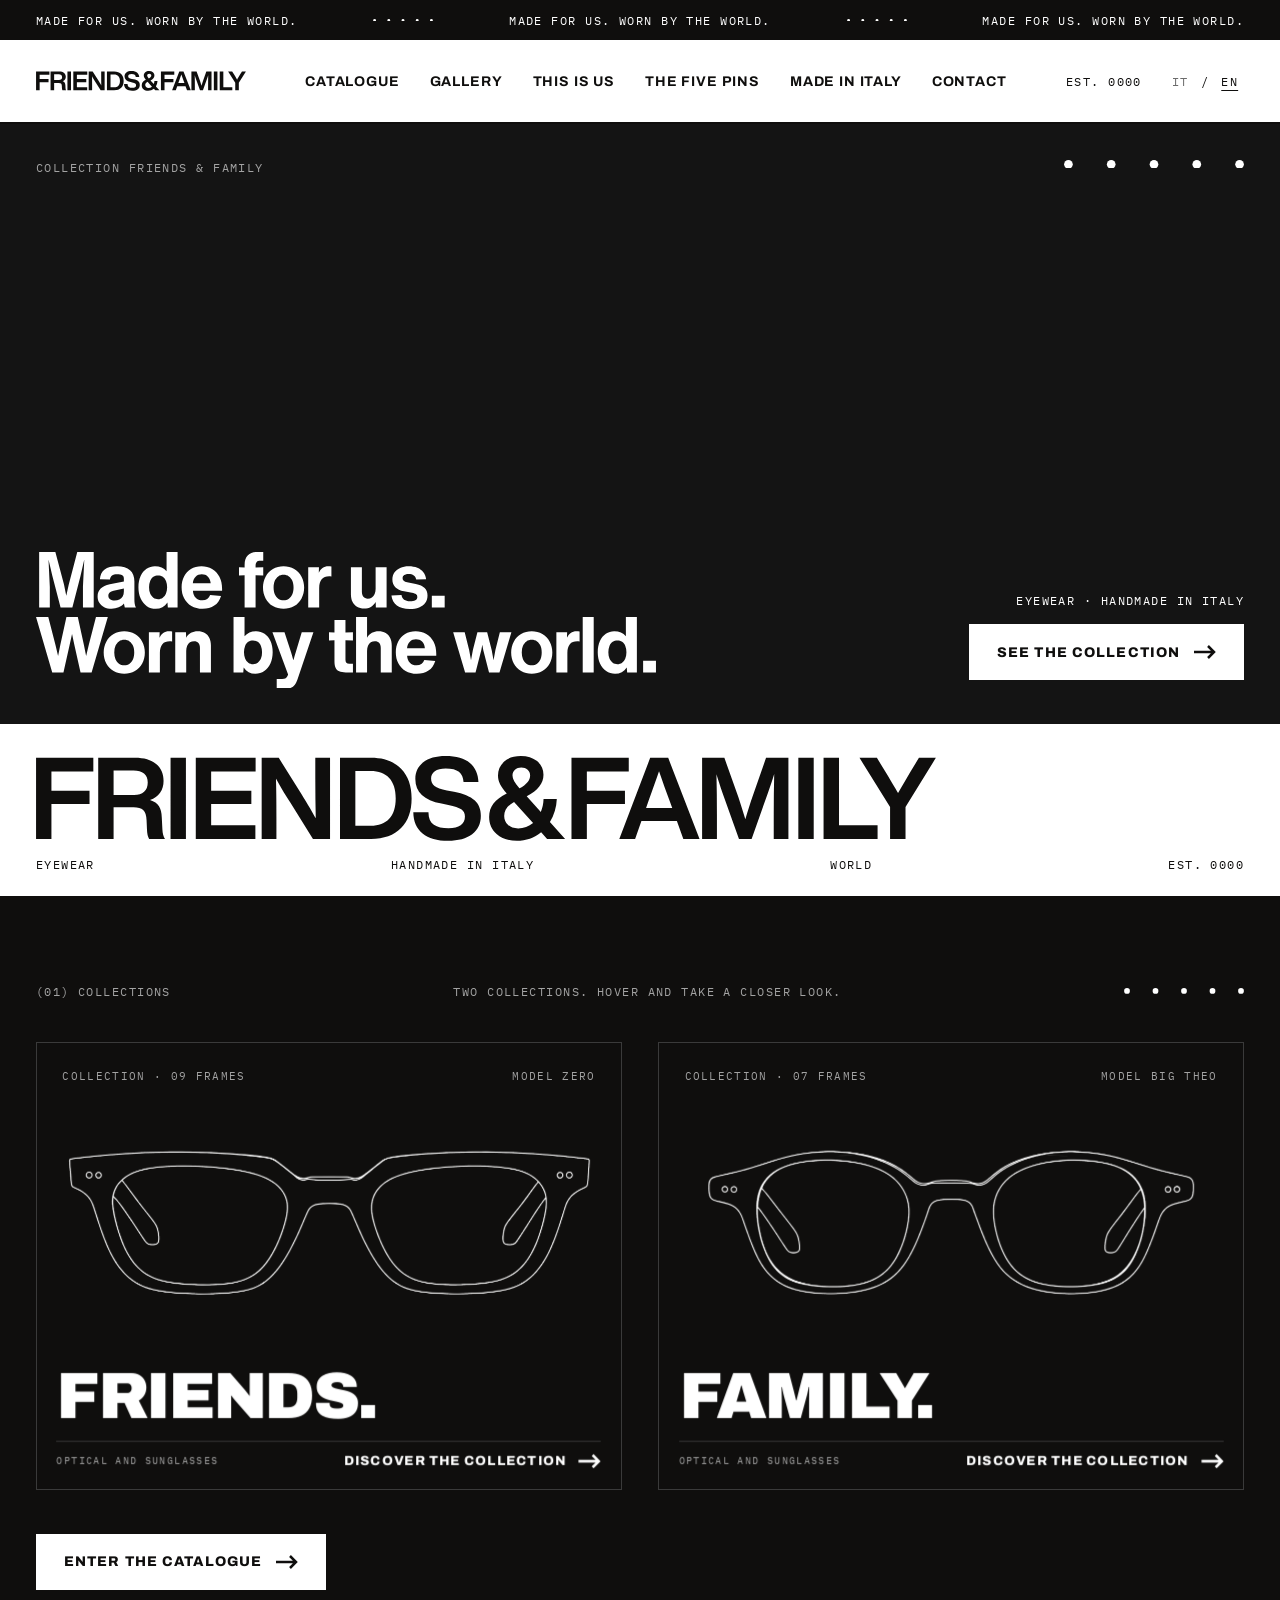
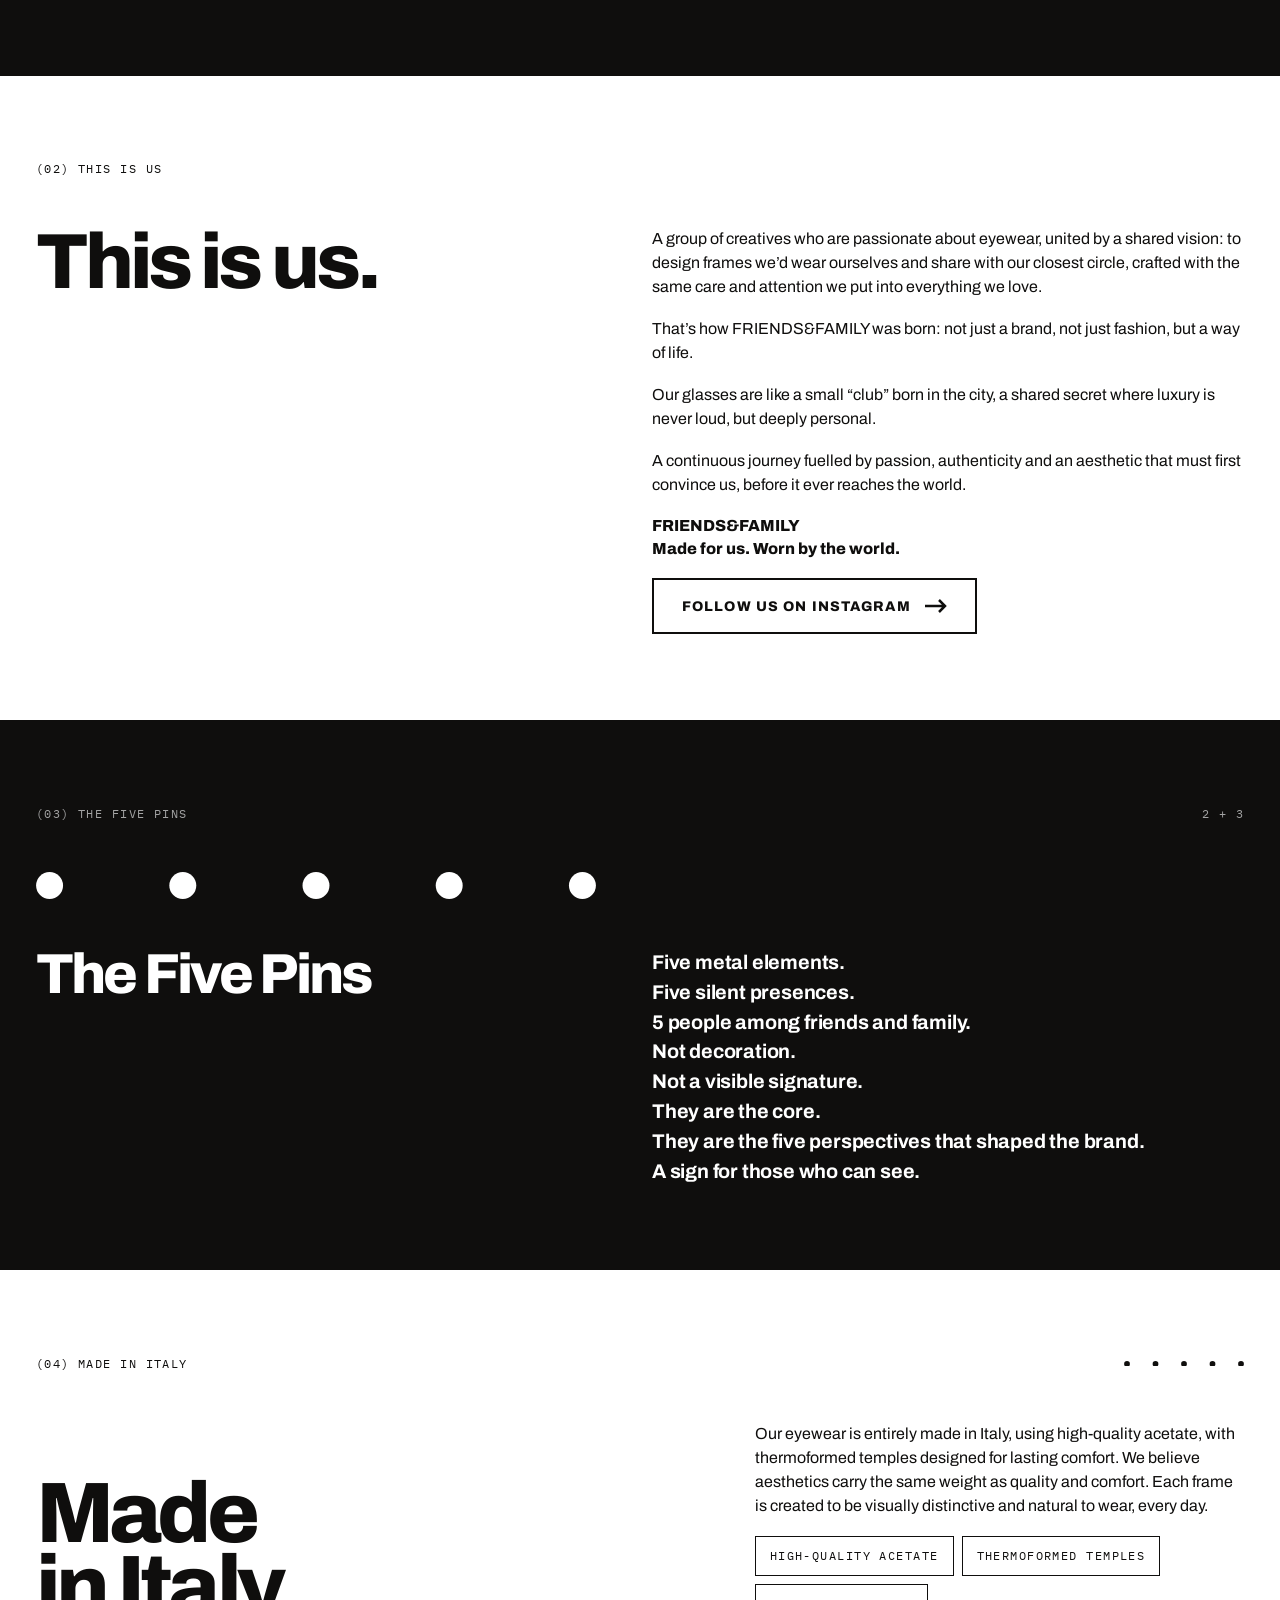
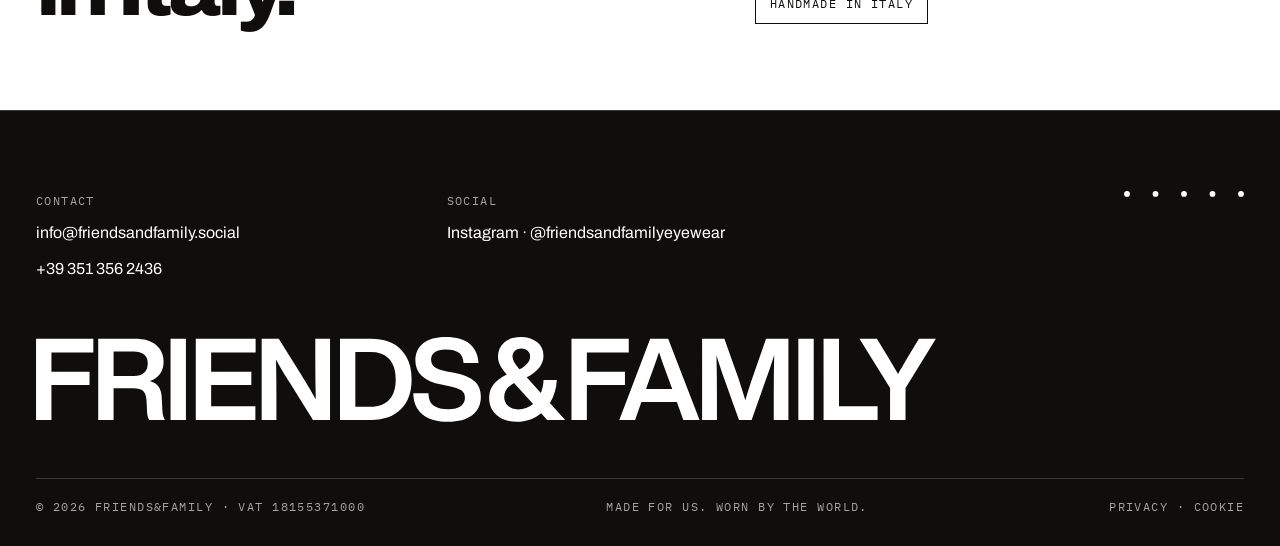
<file: en/index.html>
<!doctype html>
<html lang="en">
<head>
<meta charset="utf-8">
<meta name="viewport" content="width=device-width, initial-scale=1">
<title>Friends&amp;Family Eyewear</title>
<meta name="description" content="Friends&amp;Family Eyewear — eyewear handmade in Italy. Made for us. Worn by the world.">
<meta property="og:title" content="Friends&amp;Family Eyewear">
<meta property="og:description" content="Friends&amp;Family Eyewear — eyewear handmade in Italy. Made for us. Worn by the world.">
<meta name="theme-color" content="#0F0E0D">
<link rel="preconnect" href="https://fonts.googleapis.com">
<link rel="preconnect" href="https://fonts.gstatic.com" crossorigin>
<link rel="stylesheet" href="https://fonts.googleapis.com/css2?family=Archivo:wght@400;500;700;800;900&family=IBM+Plex+Mono:wght@400;500&display=swap">
<link rel="stylesheet" href="../assets/css/style.css">
</head>
<body>
<a class="skip" href="#main">Skip to content</a>
<div class="topbar"><span>Made for us. Worn by the world.</span><svg class="dots" viewBox="0 0 216 10.4" aria-hidden="true"><circle cx="5.2" cy="5.2" r="5.2"/><circle cx="56.6" cy="5.2" r="5.2"/><circle cx="108.0" cy="5.2" r="5.2"/><circle cx="159.4" cy="5.2" r="5.2"/><circle cx="210.8" cy="5.2" r="5.2"/></svg><span class="hide-s">Made for us. Worn by the world.</span><svg class="dots hide-s" viewBox="0 0 216 10.4" aria-hidden="true"><circle cx="5.2" cy="5.2" r="5.2"/><circle cx="56.6" cy="5.2" r="5.2"/><circle cx="108.0" cy="5.2" r="5.2"/><circle cx="159.4" cy="5.2" r="5.2"/><circle cx="210.8" cy="5.2" r="5.2"/></svg><span class="hide-s">Made for us. Worn by the world.</span></div>
<header class="site-header">
<a class="brand" href="index.html" aria-label="Friends&amp;Family, home"><svg class="logo" viewBox="380.3 485.4 1159.5 109.2" aria-hidden="true"><path fill="currentColor" d="M454.1 505.5L400.1 505.5L400.1 530.2L449.2 530.2L449.2 547.2L400.1 547.2L400.1 592.2L380.3 592.2L380.3 487.8L454.1 487.8ZM454.1 505.5M480.2 535.7L506.6 535.7C512.1 535.7 516.4 534.4 519.5 531.6C522.6 528.8 524.2 524.7 524.2 519.5C524.2 514.4 522.6 510.5 519.4 507.9C516.3 505.3 511.7 504 505.9 504L480.2 504ZM543.1 580.1C543.3 585.2 544.4 589.3 546.4 592.2L526 592.2C524.3 589.5 523.4 585.3 523.2 579.8L522.7 568.3C522.5 561.9 521 557.4 518.3 555C515.7 552.5 511.6 551.3 506 551.3L480.2 551.3L480.2 592.2L460.4 592.2L460.4 487.8L507.8 487.8C519.5 487.8 528.6 490.4 535 495.8C541.4 501.1 544.6 508.3 544.6 517.3C544.6 523.3 543.1 528.5 540.1 532.8C537.2 537.1 532.8 540.2 527.1 542.2C532.6 544 536.5 546.7 538.7 550.3C540.9 553.9 542.1 558.6 542.3 564.5ZM543.1 580.1M553.6 487.8L573.4 487.8L573.4 592.2L553.6 592.2ZM553.6 487.8M663.2 505.5L605.9 505.5L605.9 530.2L657.7 530.2L657.7 547.2L605.9 547.2L605.9 574.5L662.9 574.5L662.9 592.2L586.1 592.2L586.1 487.8L663.2 487.8ZM663.2 505.5M740.1 487.8L759.1 487.8L759.1 592.2L737.1 592.2L708.1 545.7C699.6 532.3 693.4 521.9 689.4 514.3C689.8 526.6 690 543.5 690 564.9L690 592.2L671 592.2L671 487.8L693 487.8L722.2 534.3C730.7 548.1 736.8 558.5 740.7 565.7C740.3 549.2 740.1 532.4 740.1 515.1ZM740.1 487.8M811.5 575.2C821.8 575.2 829.7 572.2 835.3 566.2C840.9 560.2 843.7 551.4 843.7 540C843.7 528.6 840.9 519.8 835.3 513.8C829.7 507.8 821.8 504.8 811.5 504.8L791.7 504.8L791.7 575.2ZM811.8 487.8C828.5 487.8 841.5 492.4 850.6 501.8C859.7 511.1 864.2 523.9 864.2 540C864.2 556.1 859.7 568.9 850.6 578.2C841.5 587.6 828.5 592.2 811.8 592.2L771.9 592.2L771.9 487.8ZM811.8 487.8M911.2 594.6C897.1 594.6 886.1 591.4 878.3 585.1C870.5 578.8 866.5 569.7 866.4 557.8L885.9 557.8C886 565.5 888.3 570.9 892.9 574C897.4 577.1 903.7 578.6 911.8 578.6C918.6 578.6 923.8 577.3 927.4 574.7C931.1 572.1 932.9 568.4 932.9 563.5C932.9 559.4 931.3 556.2 928.2 554.1C925.1 551.9 919.5 550 911.5 548.4L902.7 546.6C880.2 542.4 869 531.8 869 514.9C869 506 872.4 498.9 879.2 493.5C886 488.1 895.6 485.4 907.8 485.4C921.9 485.4 932.4 488.4 939.3 494.4C946.3 500.3 949.9 508.5 950.3 518.9L931.1 518.9C930.7 513 928.8 508.6 925.2 505.7C921.7 502.9 916 501.4 908.1 501.4C901.9 501.4 897.2 502.6 894.1 504.9C890.9 507.2 889.3 510.3 889.3 514.3C889.3 518.5 890.8 521.8 893.7 524C896.6 526.3 902 528.2 909.7 529.7L918.8 531.5C931 533.9 939.8 537.6 945.3 542.5C950.7 547.4 953.4 554 953.4 562.5C953.4 572.7 949.7 580.6 942.2 586.2C934.7 591.8 924.4 594.6 911.2 594.6M1005.5 500.2C1002.2 500.2 999.6 501.2 997.4 503.1C995.2 505 994.2 507.5 994.2 510.5C994.2 514.8 997.2 520.2 1003.1 526.8L1003.4 527.1C1012.4 522.1 1016.9 516.6 1016.9 510.5C1016.9 507.6 1015.8 505.1 1013.7 503.2C1011.5 501.2 1008.8 500.2 1005.5 500.2M1001.5 578.7C1008.7 578.7 1015.2 576.4 1020.7 571.8L996.2 544.6C987.7 549.2 983.5 555.3 983.5 562.6C983.5 567 985.1 570.8 988.3 574C991.5 577.2 995.9 578.7 1001.5 578.7M1062 592.2L1038.8 592.2L1031.1 583.6C1022.2 590.9 1011.8 594.6 999.9 594.6C988.8 594.6 980.1 591.7 973.7 586C967.3 580.3 964.1 573 964.1 564.1C964.1 557.2 966 551.4 969.7 546.7C973.5 541.9 979.2 537.7 986.8 533.8C982.8 529.2 979.9 525.2 978.2 521.7C976.4 518.1 975.5 514.4 975.5 510.5C975.5 503.4 978.2 497.4 983.5 492.6C988.7 487.8 995.9 485.4 1004.9 485.4C1013.4 485.4 1020.4 487.6 1025.9 492C1031.3 496.4 1034.1 502.3 1034.1 509.6C1034.1 520.7 1026.9 529.9 1012.5 537.4L1030.7 557.6C1032.9 552.3 1034 546.8 1034.2 540.9L1051.3 540.9C1050.8 551.7 1047.8 561.6 1042.4 570.5ZM1062 592.2M1144 505.5L1090 505.5L1090 530.2L1139.1 530.2L1139.1 547.2L1090 547.2L1090 592.2L1070.2 592.2L1070.2 487.8L1144 487.8ZM1144 505.5M1166.3 552.3L1200 552.3L1195.9 541C1192.3 531.6 1188 519.7 1183 505.2C1178.7 517.8 1174.4 529.8 1170.2 541ZM1214.3 592.2L1206 569.2L1160.3 569.2L1152.2 592.2L1131.8 592.2L1171.6 487.8L1194.8 487.8L1235.2 592.2ZM1214.3 592.2M1320.9 487.8L1349.7 487.8L1349.7 592.2L1330.8 592.2L1330.8 560.4C1330.8 542.7 1331 525.4 1331.4 508.6C1329.3 515.6 1326.7 523.7 1323.4 532.7L1302.3 592.2L1286 592.2L1264.7 532.7C1261.5 523.2 1258.9 515.2 1257 508.9C1257.4 525.6 1257.6 542.8 1257.6 560.4L1257.6 592.2L1238.5 592.2L1238.5 487.8L1267.2 487.8L1285.3 538.5C1288.2 547.5 1291.2 557 1294.2 566.9C1297.3 556.3 1300.4 546.5 1303.5 537.5ZM1320.9 487.8M1362.5 487.8L1382.3 487.8L1382.3 592.2L1362.5 592.2ZM1362.5 487.8M1414.9 574.5L1464.6 574.5L1464.6 592.2L1395 592.2L1395 487.8L1414.9 487.8ZM1414.9 574.5M1517.9 487.8L1539.7 487.8L1500.6 551L1500.6 592.2L1480.7 592.2L1480.7 551L1441.3 487.8L1463.7 487.8L1475.3 506.7C1484.1 521.4 1489.4 530.2 1491 533.1C1494.6 526.6 1499.8 517.8 1506.4 506.5ZM1517.9 487.8"></path></svg></a>
<nav class="main-nav" id="main-nav" aria-label="Main"><a href="catalogue.html">Catalogue</a><a href="gallery.html">Gallery</a><a href="index.html#this-is-us">This is us</a><a href="index.html#five-pins">The Five Pins</a><a href="index.html#made-in-italy">Made in Italy</a><a href="index.html#contatti">Contact</a></nav>
<div class="header-right"><span class="mono hide-s">Est. 0000</span><div class="lang"><a href="../index.html" hreflang="it" lang="it" aria-label="Italiano">IT</a><span aria-hidden="true">/</span><span aria-current="true">EN</span></div>
<button class="menu-btn" type="button" aria-expanded="false" aria-controls="main-nav" aria-label="Open menu"><span></span><span></span></button></div>
</header>
<main id="main">
<div class="first">
<section class="hero">
<div class="hero-top"><span class="mono dim">Collection Friends &amp; Family</span><svg class="dots" viewBox="0 0 216 10.4" aria-hidden="true"><circle cx="5.2" cy="5.2" r="5.2"/><circle cx="56.6" cy="5.2" r="5.2"/><circle cx="108.0" cy="5.2" r="5.2"/><circle cx="159.4" cy="5.2" r="5.2"/><circle cx="210.8" cy="5.2" r="5.2"/></svg></div>
<div class="hero-bottom">
<h1><span class="sr">Made for us. Worn by the world.</span><svg class="hero-mark" viewBox="11.25 11.39 260.43 57.29" aria-hidden="true" ><path fill="#FFFFFF" d="M25 25.08L28.57 11.39L35.48 11.39L35.48 34.71L30.96 34.71L30.96 25.97L31.52 14.57L29.91 21.61L26.51 34.71L21.56 34.71L18.09 21.38L16.49 14.54L17.04 25.97L17.04 34.71L12.56 34.71L12.56 11.39L19.37 11.39L23 25.08L23.95 29.73ZM25 25.08M46.27 31.35C46.84 31.06 47.3 30.62 47.64 30.04C47.98 29.46 48.15 28.77 48.15 27.96L48.15 26.72L43.83 27.64C43.11 27.79 42.56 28.05 42.19 28.41C41.82 28.77 41.63 29.22 41.63 29.77C41.63 30.38 41.87 30.87 42.34 31.24C42.81 31.61 43.46 31.8 44.29 31.8C45.03 31.8 45.69 31.65 46.27 31.35M48.54 34.71C48.35 33.79 48.23 33.23 48.18 33.01C47.59 33.71 46.85 34.25 45.96 34.63C45.06 35.01 44.07 35.2 42.98 35.2C41.8 35.2 40.77 34.99 39.88 34.56C39 34.14 38.32 33.54 37.84 32.76C37.36 31.99 37.11 31.09 37.11 30.06C37.11 28.71 37.55 27.61 38.41 26.75C39.27 25.9 40.55 25.3 42.25 24.95L48.15 23.77L48.15 22.53C48.15 21.92 47.91 21.46 47.43 21.16C46.95 20.85 46.24 20.7 45.3 20.7C44.36 20.7 43.65 20.87 43.17 21.22C42.69 21.57 42.4 22.14 42.29 22.92L38.07 22.86C38.22 21 38.89 19.63 40.08 18.75C41.27 17.86 43 17.42 45.27 17.42C47.69 17.42 49.51 17.95 50.73 19.01C51.96 20.07 52.57 21.64 52.57 23.71L52.57 31.17C52.57 31.98 52.62 32.67 52.72 33.23C52.82 33.8 52.98 34.3 53.23 34.71ZM48.54 34.71M64.5 30.59C65.08 30.17 65.53 29.59 65.85 28.83C66.16 28.08 66.32 27.2 66.32 26.2C66.32 25.2 66.16 24.31 65.85 23.56C65.53 22.81 65.08 22.23 64.5 21.82C63.93 21.42 63.27 21.22 62.52 21.22C61.78 21.22 61.12 21.42 60.54 21.82C59.96 22.23 59.52 22.81 59.2 23.56C58.88 24.31 58.73 25.2 58.73 26.2C58.73 27.22 58.88 28.11 59.2 28.87C59.52 29.62 59.96 30.2 60.54 30.6C61.12 31 61.78 31.21 62.52 31.21C63.27 31.21 63.93 31 64.5 30.59M66.09 11.4L70.71 11.4L70.71 34.71L66.62 34.71L66.45 32.61C65.3 34.38 63.66 35.27 61.54 35.27C60.14 35.27 58.89 34.89 57.79 34.14C56.69 33.38 55.83 32.32 55.21 30.95C54.58 29.57 54.27 27.99 54.27 26.2C54.27 24.41 54.58 22.85 55.19 21.52C55.8 20.18 56.63 19.16 57.68 18.45C58.73 17.74 59.89 17.39 61.18 17.39C63.3 17.39 64.93 18.1 66.09 19.52ZM66.09 11.4M78.3 21.76C77.63 22.43 77.23 23.34 77.12 24.49L84.62 24.49C84.49 23.32 84.1 22.4 83.45 21.74C82.79 21.09 81.94 20.76 80.89 20.76C79.84 20.76 78.98 21.09 78.3 21.76M89.41 27.64L77.16 27.64C77.25 28.9 77.64 29.89 78.34 30.62C79.04 31.34 79.96 31.7 81.12 31.7C82.76 31.7 83.85 30.96 84.39 29.5L88.98 29.83C88.41 31.64 87.46 33 86.13 33.91C84.8 34.81 83.16 35.27 81.22 35.27C79.41 35.27 77.84 34.88 76.5 34.09C75.17 33.3 74.16 32.23 73.46 30.86C72.76 29.5 72.41 27.94 72.41 26.2C72.41 24.54 72.75 23.04 73.43 21.71C74.1 20.38 75.07 19.33 76.32 18.55C77.58 17.78 79.05 17.39 80.73 17.39C82.41 17.39 83.9 17.77 85.21 18.54C86.52 19.3 87.55 20.39 88.29 21.81C89.04 23.23 89.41 24.91 89.41 26.85ZM89.41 27.64M105.42 15.1C104.76 15.1 104.28 15.25 103.96 15.57C103.64 15.89 103.48 16.38 103.48 17.03L103.48 17.91L106.7 17.81L106.7 21.22L103.48 21.12L103.48 34.71L98.87 34.71L98.87 21.12L96.51 21.22L96.51 17.81L98.87 17.91L98.87 16.8C98.87 15.05 99.33 13.71 100.26 12.79C101.19 11.86 102.52 11.4 104.27 11.4L106.7 11.4L106.7 15.1ZM105.42 15.1M117.46 31.01C118.1 30.57 118.59 29.95 118.92 29.14C119.26 28.34 119.43 27.4 119.43 26.33C119.43 25.26 119.26 24.32 118.92 23.51C118.59 22.7 118.1 22.08 117.46 21.64C116.83 21.21 116.09 20.99 115.24 20.99C114.39 20.99 113.64 21.21 113.01 21.64C112.38 22.08 111.89 22.7 111.55 23.51C111.21 24.32 111.05 25.26 111.05 26.33C111.05 27.4 111.21 28.34 111.55 29.14C111.89 29.95 112.38 30.57 113.01 31.01C113.64 31.45 114.39 31.66 115.24 31.66C116.09 31.66 116.83 31.45 117.46 31.01M110.77 34.11C109.45 33.33 108.42 32.26 107.69 30.89C106.96 29.53 106.59 28.01 106.59 26.33C106.59 24.65 106.96 23.12 107.69 21.76C108.42 20.39 109.45 19.33 110.77 18.55C112.09 17.78 113.58 17.39 115.24 17.39C116.9 17.39 118.39 17.78 119.71 18.55C121.03 19.33 122.05 20.39 122.79 21.76C123.52 23.12 123.88 24.65 123.88 26.33C123.88 28.01 123.52 29.53 122.79 30.89C122.05 32.26 121.03 33.33 119.71 34.11C118.39 34.88 116.9 35.27 115.24 35.27C113.58 35.27 112.09 34.88 110.77 34.11M135.34 17.49L135.34 21.68C134.91 21.64 134.59 21.61 134.39 21.61C133 21.61 131.95 22.02 131.25 22.82C130.55 23.63 130.2 24.86 130.2 26.49L130.2 34.71L125.59 34.71L125.59 17.82L130.11 17.82L130.04 20.14C130.41 19.25 130.93 18.55 131.61 18.07C132.29 17.6 133.09 17.36 134.04 17.36C134.49 17.36 134.93 17.4 135.34 17.49M153.91 17.82L158.52 17.82L158.52 34.71L154.01 34.71L153.94 32.42C153.39 33.33 152.72 34.02 151.91 34.46C151.1 34.91 150.15 35.14 149.06 35.14C147.91 35.14 146.91 34.89 146.08 34.4C145.25 33.91 144.62 33.21 144.18 32.32C143.75 31.43 143.53 30.37 143.53 29.14L143.53 17.82L148.14 17.82L148.14 28.09C148.14 28.99 148.35 29.7 148.77 30.21C149.18 30.72 149.79 30.98 150.6 30.98C151.26 30.98 151.84 30.81 152.34 30.47C152.84 30.13 153.23 29.65 153.5 29.03C153.77 28.41 153.91 27.68 153.91 26.85ZM153.91 17.82M162.83 33.86C161.53 32.88 160.77 31.48 160.55 29.67L164.78 29.5C165.06 31.25 166.26 32.12 168.38 32.12C169.3 32.12 170.04 31.96 170.59 31.65C171.15 31.33 171.43 30.87 171.43 30.26C171.43 29.8 171.25 29.44 170.9 29.18C170.55 28.91 169.98 28.71 169.2 28.55L165.86 27.9C164.22 27.57 163 26.99 162.18 26.16C161.36 25.34 160.95 24.27 160.95 22.96C160.95 21.84 161.23 20.86 161.8 20.02C162.37 19.18 163.17 18.54 164.21 18.08C165.24 17.62 166.45 17.39 167.82 17.39C169.18 17.39 170.38 17.61 171.43 18.04C172.47 18.48 173.32 19.11 173.96 19.93C174.61 20.75 175 21.7 175.12 22.79L170.96 22.96C170.86 22.21 170.52 21.63 169.94 21.22C169.36 20.8 168.63 20.6 167.76 20.6C166.99 20.6 166.38 20.76 165.93 21.09C165.46 21.42 165.24 21.85 165.24 22.4C165.24 23.25 165.87 23.82 167.14 24.1L170.77 24.86C172.45 25.2 173.7 25.77 174.5 26.56C175.31 27.34 175.71 28.39 175.71 29.7C175.71 30.88 175.41 31.89 174.8 32.73C174.19 33.57 173.31 34.21 172.18 34.66C171.04 35.11 169.72 35.33 168.21 35.33C165.93 35.33 164.13 34.84 162.83 33.86M182.92 34.71L177.52 34.71L177.52 29.8L182.92 29.8ZM182.92 34.71M33.42 50.35L36.43 38.7L41.41 38.7L34.59 62L29.95 62L27.36 50.48L26.38 45.86L25.36 50.48L22.77 62L18.06 62L11.25 38.7L16.39 38.7L19.4 50.35L20.52 55.03L21.46 50.35L24.02 38.7L28.8 38.7L31.35 50.35L32.3 55.03ZM33.42 50.35M50.54 58.3C51.17 57.87 51.66 57.25 52 56.44C52.34 55.63 52.5 54.69 52.5 53.62C52.5 52.55 52.34 51.62 52 50.81C51.66 50 51.17 49.38 50.54 48.94C49.91 48.5 49.16 48.29 48.31 48.29C47.46 48.29 46.72 48.5 46.09 48.94C45.45 49.38 44.97 50 44.63 50.81C44.29 51.62 44.12 52.55 44.12 53.62C44.12 54.69 44.29 55.63 44.63 56.44C44.97 57.25 45.45 57.87 46.09 58.3C46.72 58.74 47.46 58.96 48.31 58.96C49.16 58.96 49.91 58.74 50.54 58.3M43.84 61.4C42.52 60.62 41.5 59.55 40.77 58.19C40.04 56.83 39.67 55.3 39.67 53.62C39.67 51.94 40.04 50.42 40.77 49.05C41.5 47.69 42.52 46.62 43.84 45.85C45.16 45.07 46.66 44.68 48.31 44.68C49.97 44.68 51.46 45.07 52.79 45.85C54.11 46.62 55.13 47.69 55.86 49.05C56.59 50.42 56.96 51.94 56.96 53.62C56.96 55.3 56.59 56.83 55.86 58.19C55.13 59.55 54.11 60.62 52.79 61.4C51.46 62.18 49.97 62.56 48.31 62.56C46.66 62.56 45.16 62.18 43.84 61.4M68.42 44.79L68.42 48.97C67.98 48.93 67.66 48.91 67.47 48.91C66.07 48.91 65.02 49.31 64.32 50.12C63.62 50.93 63.28 52.15 63.28 53.79L63.28 62L58.66 62L58.66 45.11L63.18 45.11L63.11 47.43C63.48 46.54 64.01 45.85 64.68 45.37C65.36 44.89 66.17 44.65 67.11 44.65C67.57 44.65 68 44.7 68.42 44.79M82.17 45.42C83 45.91 83.63 46.61 84.07 47.5C84.5 48.4 84.72 49.45 84.72 50.68L84.72 62.01L80.11 62.01L80.11 51.72C80.11 50.83 79.9 50.12 79.48 49.61C79.07 49.1 78.46 48.84 77.65 48.84C77 48.84 76.42 49.01 75.91 49.35C75.41 49.69 75.03 50.17 74.75 50.79C74.48 51.41 74.34 52.14 74.34 52.97L74.34 62.01L69.73 62.01L69.73 45.11L74.25 45.11L74.31 47.4C74.86 46.48 75.54 45.8 76.34 45.36C77.15 44.91 78.1 44.68 79.19 44.68C80.35 44.68 81.34 44.93 82.17 45.42M104.39 57.89C104.96 57.49 105.41 56.91 105.73 56.16C106.04 55.41 106.2 54.52 106.2 53.49C106.2 52.49 106.04 51.61 105.73 50.86C105.41 50.1 104.96 49.53 104.39 49.12C103.81 48.72 103.14 48.52 102.41 48.52C101.66 48.52 101 48.72 100.42 49.12C99.84 49.53 99.4 50.1 99.08 50.86C98.77 51.61 98.61 52.49 98.61 53.49C98.61 54.5 98.77 55.38 99.08 56.13C99.4 56.88 99.84 57.46 100.42 57.88C101 58.3 101.66 58.5 102.41 58.5C103.14 58.5 103.81 58.3 104.39 57.89M107.25 45.75C108.3 46.46 109.13 47.48 109.74 48.81C110.35 50.14 110.66 51.7 110.66 53.49C110.66 55.28 110.34 56.87 109.72 58.24C109.1 59.61 108.24 60.68 107.14 61.43C106.03 62.19 104.78 62.56 103.39 62.56C101.27 62.56 99.63 61.68 98.48 59.91L98.31 62.01L94.22 62.01L94.22 38.69L98.84 38.69L98.84 46.81C99.99 45.39 101.63 44.68 103.75 44.68C105.04 44.68 106.2 45.04 107.25 45.75M122.87 45.11L127.78 45.11L121.04 65.02C120.71 65.98 120.32 66.73 119.89 67.26C119.45 67.8 118.95 68.17 118.37 68.38C117.79 68.58 117.07 68.69 116.22 68.69L112.36 68.69L112.36 64.76L114.59 64.76C115.26 64.76 115.79 64.64 116.16 64.41C116.53 64.18 116.8 63.82 116.98 63.32L117.14 62.86L110.56 45.11L115.63 45.11L118.35 53.43C118.66 54.37 118.89 55.18 119.07 55.88L119.36 56.87C119.56 56.14 119.89 55.01 120.35 53.46ZM122.87 45.11M141.24 48.42L141.24 56.7C141.24 57.27 141.36 57.68 141.61 57.93C141.86 58.18 142.27 58.3 142.84 58.3L144.38 58.3L144.38 62.01L141.37 62.01C140.23 62.01 139.32 61.85 138.62 61.53C137.92 61.21 137.41 60.71 137.09 60.01C136.78 59.31 136.62 58.39 136.62 57.26L136.62 48.42L134.33 48.52L134.33 45.11L136.62 45.18L136.62 39.91L141.24 39.91L141.24 45.21L144.38 45.11L144.38 48.52ZM141.24 48.42M158.13 45.42C158.96 45.91 159.59 46.61 160.03 47.5C160.47 48.4 160.69 49.45 160.69 50.68L160.69 62.01L156.07 62.01L156.07 51.72C156.07 50.83 155.86 50.12 155.45 49.61C155.03 49.1 154.42 48.84 153.61 48.84C152.96 48.84 152.38 49.01 151.88 49.35C151.38 49.69 150.99 50.17 150.71 50.79C150.44 51.41 150.31 52.14 150.31 52.97L150.31 62.01L145.69 62.01L145.69 38.69L150.31 38.69L150.31 47.37C150.88 46.48 151.55 45.8 152.36 45.36C153.15 44.91 154.08 44.68 155.15 44.68C156.31 44.68 157.3 44.93 158.13 45.42M168.28 49.05C167.61 49.72 167.21 50.63 167.11 51.79L174.6 51.79C174.47 50.61 174.08 49.7 173.42 49.04C172.77 48.39 171.92 48.06 170.87 48.06C169.82 48.06 168.96 48.39 168.28 49.05M179.38 54.93L167.14 54.93C167.22 56.2 167.62 57.19 168.32 57.91C169.01 58.63 169.94 58.99 171.1 58.99C172.73 58.99 173.83 58.26 174.37 56.8L178.96 57.13C178.39 58.94 177.44 60.3 176.11 61.2C174.78 62.11 173.14 62.56 171.2 62.56C169.38 62.56 167.81 62.17 166.48 61.38C165.15 60.6 164.14 59.52 163.44 58.16C162.74 56.79 162.39 55.24 162.39 53.49C162.39 51.84 162.73 50.34 163.4 49.01C164.08 47.68 165.05 46.62 166.3 45.85C167.55 45.07 169.02 44.68 170.71 44.68C172.39 44.68 173.88 45.07 175.19 45.83C176.5 46.59 177.53 47.69 178.27 49.11C179.01 50.52 179.38 52.21 179.38 54.15ZM179.38 54.93M204.23 52.61L206.1 45.11L210.95 45.11L205.94 62L201.55 62L199.12 52.61L198.73 50.38L198.31 52.61L195.88 62L191.5 62L186.49 45.11L191.33 45.11L193.2 52.61L193.98 56.87L194.77 52.61L196.67 45.11L200.76 45.11L202.66 52.54L203.45 56.87ZM204.23 52.61M221.72 58.3C222.35 57.87 222.84 57.25 223.18 56.44C223.52 55.63 223.68 54.69 223.68 53.62C223.68 52.55 223.52 51.62 223.18 50.81C222.84 50 222.35 49.38 221.72 48.94C221.09 48.5 220.34 48.29 219.49 48.29C218.64 48.29 217.9 48.5 217.27 48.94C216.63 49.38 216.15 50 215.81 50.81C215.47 51.62 215.3 52.55 215.3 53.62C215.3 54.69 215.47 55.63 215.81 56.44C216.15 57.25 216.63 57.87 217.27 58.3C217.9 58.74 218.64 58.96 219.49 58.96C220.34 58.96 221.09 58.74 221.72 58.3M215.02 61.4C213.7 60.62 212.68 59.55 211.95 58.19C211.21 56.83 210.85 55.3 210.85 53.62C210.85 51.94 211.21 50.42 211.95 49.05C212.68 47.69 213.7 46.62 215.02 45.85C216.34 45.07 217.83 44.68 219.49 44.68C221.15 44.68 222.64 45.07 223.96 45.85C225.28 46.62 226.31 47.69 227.04 49.05C227.77 50.42 228.14 51.94 228.14 53.62C228.14 55.3 227.77 56.83 227.04 58.19C226.31 59.55 225.28 60.62 223.96 61.4C222.64 62.18 221.15 62.56 219.49 62.56C217.83 62.56 216.34 62.18 215.02 61.4M239.59 44.79L239.59 48.97C239.16 48.93 238.84 48.91 238.64 48.91C237.25 48.91 236.2 49.31 235.5 50.12C234.8 50.93 234.46 52.15 234.46 53.79L234.46 62L229.84 62L229.84 45.11L234.36 45.11L234.29 47.43C234.66 46.54 235.19 45.85 235.86 45.37C236.54 44.89 237.35 44.65 238.29 44.65C238.75 44.65 239.18 44.7 239.59 44.79M245.52 62L240.91 62L240.91 38.69L245.52 38.69ZM245.52 62M257.46 57.88C258.04 57.46 258.48 56.88 258.8 56.13C259.12 55.38 259.27 54.5 259.27 53.49C259.27 52.49 259.12 51.61 258.8 50.86C258.48 50.1 258.04 49.53 257.46 49.12C256.88 48.72 256.22 48.52 255.48 48.52C254.73 48.52 254.07 48.72 253.5 49.12C252.91 49.53 252.47 50.1 252.15 50.86C251.84 51.61 251.68 52.49 251.68 53.49C251.68 54.52 251.84 55.41 252.15 56.16C252.47 56.91 252.91 57.49 253.5 57.89C254.07 58.3 254.73 58.5 255.48 58.5C256.22 58.5 256.88 58.3 257.46 57.88M259.04 38.69L263.66 38.69L263.66 62.01L259.57 62.01L259.4 59.91C258.25 61.68 256.61 62.56 254.49 62.56C253.1 62.56 251.84 62.19 250.75 61.43C249.64 60.68 248.78 59.61 248.16 58.24C247.54 56.87 247.22 55.28 247.22 53.49C247.22 51.7 247.53 50.14 248.14 48.81C248.75 47.48 249.58 46.46 250.63 45.75C251.68 45.04 252.84 44.68 254.13 44.68C256.25 44.68 257.89 45.39 259.04 46.81ZM259.04 38.69M271.68 62L266.28 62L266.28 57.09L271.68 57.09ZM271.68 62"></path></svg></h1>
<div class="hero-cta"><span class="mono">Eyewear · Handmade in Italy</span><a class="btn btn-white" href="catalogue.html">See the collection <svg class="arr" viewBox="0 0 22 14" aria-hidden="true"><path d="M0 7H20M14 1L20 7L14 13" stroke="currentColor" stroke-width="2.5" fill="none"/></svg></a><a class="btn btn-ghost show-s" href="gallery.html">Gallery <svg class="arr" viewBox="0 0 22 14" aria-hidden="true"><path d="M0 7H20M14 1L20 7L14 13" stroke="currentColor" stroke-width="2.5" fill="none"/></svg></a></div>
</div>
</section>
<section class="logo-strip" aria-label="Logo">
<svg class="strip-logo" viewBox="380.3 485.4 1159.5 109.2" aria-hidden="true"><path fill="currentColor" d="M454.1 505.5L400.1 505.5L400.1 530.2L449.2 530.2L449.2 547.2L400.1 547.2L400.1 592.2L380.3 592.2L380.3 487.8L454.1 487.8ZM454.1 505.5M480.2 535.7L506.6 535.7C512.1 535.7 516.4 534.4 519.5 531.6C522.6 528.8 524.2 524.7 524.2 519.5C524.2 514.4 522.6 510.5 519.4 507.9C516.3 505.3 511.7 504 505.9 504L480.2 504ZM543.1 580.1C543.3 585.2 544.4 589.3 546.4 592.2L526 592.2C524.3 589.5 523.4 585.3 523.2 579.8L522.7 568.3C522.5 561.9 521 557.4 518.3 555C515.7 552.5 511.6 551.3 506 551.3L480.2 551.3L480.2 592.2L460.4 592.2L460.4 487.8L507.8 487.8C519.5 487.8 528.6 490.4 535 495.8C541.4 501.1 544.6 508.3 544.6 517.3C544.6 523.3 543.1 528.5 540.1 532.8C537.2 537.1 532.8 540.2 527.1 542.2C532.6 544 536.5 546.7 538.7 550.3C540.9 553.9 542.1 558.6 542.3 564.5ZM543.1 580.1M553.6 487.8L573.4 487.8L573.4 592.2L553.6 592.2ZM553.6 487.8M663.2 505.5L605.9 505.5L605.9 530.2L657.7 530.2L657.7 547.2L605.9 547.2L605.9 574.5L662.9 574.5L662.9 592.2L586.1 592.2L586.1 487.8L663.2 487.8ZM663.2 505.5M740.1 487.8L759.1 487.8L759.1 592.2L737.1 592.2L708.1 545.7C699.6 532.3 693.4 521.9 689.4 514.3C689.8 526.6 690 543.5 690 564.9L690 592.2L671 592.2L671 487.8L693 487.8L722.2 534.3C730.7 548.1 736.8 558.5 740.7 565.7C740.3 549.2 740.1 532.4 740.1 515.1ZM740.1 487.8M811.5 575.2C821.8 575.2 829.7 572.2 835.3 566.2C840.9 560.2 843.7 551.4 843.7 540C843.7 528.6 840.9 519.8 835.3 513.8C829.7 507.8 821.8 504.8 811.5 504.8L791.7 504.8L791.7 575.2ZM811.8 487.8C828.5 487.8 841.5 492.4 850.6 501.8C859.7 511.1 864.2 523.9 864.2 540C864.2 556.1 859.7 568.9 850.6 578.2C841.5 587.6 828.5 592.2 811.8 592.2L771.9 592.2L771.9 487.8ZM811.8 487.8M911.2 594.6C897.1 594.6 886.1 591.4 878.3 585.1C870.5 578.8 866.5 569.7 866.4 557.8L885.9 557.8C886 565.5 888.3 570.9 892.9 574C897.4 577.1 903.7 578.6 911.8 578.6C918.6 578.6 923.8 577.3 927.4 574.7C931.1 572.1 932.9 568.4 932.9 563.5C932.9 559.4 931.3 556.2 928.2 554.1C925.1 551.9 919.5 550 911.5 548.4L902.7 546.6C880.2 542.4 869 531.8 869 514.9C869 506 872.4 498.9 879.2 493.5C886 488.1 895.6 485.4 907.8 485.4C921.9 485.4 932.4 488.4 939.3 494.4C946.3 500.3 949.9 508.5 950.3 518.9L931.1 518.9C930.7 513 928.8 508.6 925.2 505.7C921.7 502.9 916 501.4 908.1 501.4C901.9 501.4 897.2 502.6 894.1 504.9C890.9 507.2 889.3 510.3 889.3 514.3C889.3 518.5 890.8 521.8 893.7 524C896.6 526.3 902 528.2 909.7 529.7L918.8 531.5C931 533.9 939.8 537.6 945.3 542.5C950.7 547.4 953.4 554 953.4 562.5C953.4 572.7 949.7 580.6 942.2 586.2C934.7 591.8 924.4 594.6 911.2 594.6M1005.5 500.2C1002.2 500.2 999.6 501.2 997.4 503.1C995.2 505 994.2 507.5 994.2 510.5C994.2 514.8 997.2 520.2 1003.1 526.8L1003.4 527.1C1012.4 522.1 1016.9 516.6 1016.9 510.5C1016.9 507.6 1015.8 505.1 1013.7 503.2C1011.5 501.2 1008.8 500.2 1005.5 500.2M1001.5 578.7C1008.7 578.7 1015.2 576.4 1020.7 571.8L996.2 544.6C987.7 549.2 983.5 555.3 983.5 562.6C983.5 567 985.1 570.8 988.3 574C991.5 577.2 995.9 578.7 1001.5 578.7M1062 592.2L1038.8 592.2L1031.1 583.6C1022.2 590.9 1011.8 594.6 999.9 594.6C988.8 594.6 980.1 591.7 973.7 586C967.3 580.3 964.1 573 964.1 564.1C964.1 557.2 966 551.4 969.7 546.7C973.5 541.9 979.2 537.7 986.8 533.8C982.8 529.2 979.9 525.2 978.2 521.7C976.4 518.1 975.5 514.4 975.5 510.5C975.5 503.4 978.2 497.4 983.5 492.6C988.7 487.8 995.9 485.4 1004.9 485.4C1013.4 485.4 1020.4 487.6 1025.9 492C1031.3 496.4 1034.1 502.3 1034.1 509.6C1034.1 520.7 1026.9 529.9 1012.5 537.4L1030.7 557.6C1032.9 552.3 1034 546.8 1034.2 540.9L1051.3 540.9C1050.8 551.7 1047.8 561.6 1042.4 570.5ZM1062 592.2M1144 505.5L1090 505.5L1090 530.2L1139.1 530.2L1139.1 547.2L1090 547.2L1090 592.2L1070.2 592.2L1070.2 487.8L1144 487.8ZM1144 505.5M1166.3 552.3L1200 552.3L1195.9 541C1192.3 531.6 1188 519.7 1183 505.2C1178.7 517.8 1174.4 529.8 1170.2 541ZM1214.3 592.2L1206 569.2L1160.3 569.2L1152.2 592.2L1131.8 592.2L1171.6 487.8L1194.8 487.8L1235.2 592.2ZM1214.3 592.2M1320.9 487.8L1349.7 487.8L1349.7 592.2L1330.8 592.2L1330.8 560.4C1330.8 542.7 1331 525.4 1331.4 508.6C1329.3 515.6 1326.7 523.7 1323.4 532.7L1302.3 592.2L1286 592.2L1264.7 532.7C1261.5 523.2 1258.9 515.2 1257 508.9C1257.4 525.6 1257.6 542.8 1257.6 560.4L1257.6 592.2L1238.5 592.2L1238.5 487.8L1267.2 487.8L1285.3 538.5C1288.2 547.5 1291.2 557 1294.2 566.9C1297.3 556.3 1300.4 546.5 1303.5 537.5ZM1320.9 487.8M1362.5 487.8L1382.3 487.8L1382.3 592.2L1362.5 592.2ZM1362.5 487.8M1414.9 574.5L1464.6 574.5L1464.6 592.2L1395 592.2L1395 487.8L1414.9 487.8ZM1414.9 574.5M1517.9 487.8L1539.7 487.8L1500.6 551L1500.6 592.2L1480.7 592.2L1480.7 551L1441.3 487.8L1463.7 487.8L1475.3 506.7C1484.1 521.4 1489.4 530.2 1491 533.1C1494.6 526.6 1499.8 517.8 1506.4 506.5ZM1517.9 487.8"></path></svg>
<div class="mono strip-row"><span>Eyewear</span><span>Handmade in Italy</span><span>World</span><span>Est. 0000</span></div>
</section>
</div>
<section id="collezioni" class="colls">
<div class="wrap row-between"><span class="mono dim">(01) Collections</span><span class="mono dim hide-s">Two collections. Hover and take a closer look.</span><svg class="dots" viewBox="0 0 216 10.4" aria-hidden="true"><circle cx="5.2" cy="5.2" r="5.2"/><circle cx="56.6" cy="5.2" r="5.2"/><circle cx="108.0" cy="5.2" r="5.2"/><circle cx="159.4" cy="5.2" r="5.2"/><circle cx="210.8" cy="5.2" r="5.2"/></svg></div>
<div class="wrap cards3d">
<a class="c3d" href="catalogue.html?c=friends" aria-label="Discover the collection: Friends"><div class="sway"><div class="card3d">
<div class="c-top mono"><span>Collection · 09 frames</span><span>Model Zero</span></div>
<img class="c-glass" src="../assets/img/lines/zero-drawing.png" alt="Model Zero">
<div class="c-word"><span class="w">Friends.</span><div class="c-foot"><span class="mono">Optical and sunglasses</span><span class="c-go">Discover the collection <svg class="arr" viewBox="0 0 22 14" aria-hidden="true"><path d="M0 7H20M14 1L20 7L14 13" stroke="currentColor" stroke-width="2.5" fill="none"/></svg></span></div></div>
</div></div></a>
<a class="c3d" href="catalogue.html?c=family" aria-label="Discover the collection: Family"><div class="sway sway2"><div class="card3d">
<div class="c-top mono"><span>Collection · 07 frames</span><span>Model Big Theo</span></div>
<img class="c-glass" src="../assets/img/lines/bigtheo-drawing.png" alt="Model Big Theo">
<div class="c-word"><span class="w">Family.</span><div class="c-foot"><span class="mono">Optical and sunglasses</span><span class="c-go">Discover the collection <svg class="arr" viewBox="0 0 22 14" aria-hidden="true"><path d="M0 7H20M14 1L20 7L14 13" stroke="currentColor" stroke-width="2.5" fill="none"/></svg></span></div></div>
</div></div></a>
</div>
<div class="wrap coll-cta"><a class="btn btn-white" href="catalogue.html">Enter the catalogue <svg class="arr" viewBox="0 0 22 14" aria-hidden="true"><path d="M0 7H20M14 1L20 7L14 13" stroke="currentColor" stroke-width="2.5" fill="none"/></svg></a></div>
</section>
<section id="this-is-us" class="us">
<div class="wrap"><span class="mono">(02) This is us</span>
<div class="two"><h2 class="h-xl">This is us.</h2><div class="prose"><p>A group of creatives who are passionate about eyewear, united by a shared vision: to design frames we’d wear ourselves and share with our closest circle, crafted with the same care and attention we put into everything we love.</p><p>That’s how FRIENDS&amp;FAMILY was born: not just a brand, not just fashion, but a way of life.</p><p>Our glasses are like a small “club” born in the city, a shared secret where luxury is never loud, but deeply personal.</p><p>A continuous journey fuelled by passion, authenticity and an aesthetic that must first convince us, before it ever reaches the world.</p><p class="sig">FRIENDS&amp;FAMILY<br>Made for us. Worn by the world.</p><a class="btn btn-line" href="https://www.instagram.com/friendsandfamilyeyewear/">Follow us on Instagram <svg class="arr" viewBox="0 0 22 14" aria-hidden="true"><path d="M0 7H20M14 1L20 7L14 13" stroke="currentColor" stroke-width="2.5" fill="none"/></svg></a></div></div></div>
</section>
<section id="five-pins" class="pins">
<div class="wrap"><div class="row-between"><span class="mono dim">(03) The Five Pins</span><span class="mono dim">2 + 3</span></div>
<svg class="dots big-dots" viewBox="0 0 216 10.4" aria-hidden="true"><circle cx="5.2" cy="5.2" r="5.2"/><circle cx="56.6" cy="5.2" r="5.2"/><circle cx="108.0" cy="5.2" r="5.2"/><circle cx="159.4" cy="5.2" r="5.2"/><circle cx="210.8" cy="5.2" r="5.2"/></svg>
<div class="two"><h2 class="h-lg">The Five Pins</h2><ul class="pin-list"><li>Five metal elements.</li><li>Five silent presences.</li><li>5 people among friends and family.</li><li>Not decoration.</li><li>Not a visible signature.</li><li>They are the core.</li><li>They are the five perspectives that shaped the brand.</li><li>A sign for those who can see.</li></ul></div></div>
</section>
<section id="made-in-italy" class="italy">
<div class="wrap"><div class="row-between"><span class="mono">(04) Made in Italy</span><svg class="dots" viewBox="0 0 216 10.4" aria-hidden="true"><circle cx="5.2" cy="5.2" r="5.2"/><circle cx="56.6" cy="5.2" r="5.2"/><circle cx="108.0" cy="5.2" r="5.2"/><circle cx="159.4" cy="5.2" r="5.2"/><circle cx="210.8" cy="5.2" r="5.2"/></svg></div>
<div class="two end"><h2 class="h-xxl">Made<br>in Italy.</h2><div class="prose"><p>Our eyewear is entirely made in Italy, using high-quality acetate, with thermoformed temples designed for lasting comfort. We believe aesthetics carry the same weight as quality and comfort. Each frame is created to be visually distinctive and natural to wear, every day.</p><div class="tags"><span class="tag">High-quality acetate</span><span class="tag">Thermoformed temples</span><span class="tag">Handmade in Italy</span></div></div></div></div>
</section>
</main>
<footer id="contatti" class="site-footer">
<div class="foot-grid">
<div><span class="mono dim">Contact</span><a href="mailto:info@friendsandfamily.social">info@friendsandfamily.social</a><a href="tel:+393513562436">+39 351 356 2436</a></div>
<div><span class="mono dim">Social</span><a href="https://www.instagram.com/friendsandfamilyeyewear/">Instagram · @friendsandfamilyeyewear</a></div>
<div class="foot-dots"><svg class="dots" viewBox="0 0 216 10.4" aria-hidden="true"><circle cx="5.2" cy="5.2" r="5.2"/><circle cx="56.6" cy="5.2" r="5.2"/><circle cx="108.0" cy="5.2" r="5.2"/><circle cx="159.4" cy="5.2" r="5.2"/><circle cx="210.8" cy="5.2" r="5.2"/></svg></div>
</div>
<svg class="foot-logo" viewBox="380.3 485.4 1159.5 109.2" aria-hidden="true"><path fill="currentColor" d="M454.1 505.5L400.1 505.5L400.1 530.2L449.2 530.2L449.2 547.2L400.1 547.2L400.1 592.2L380.3 592.2L380.3 487.8L454.1 487.8ZM454.1 505.5M480.2 535.7L506.6 535.7C512.1 535.7 516.4 534.4 519.5 531.6C522.6 528.8 524.2 524.7 524.2 519.5C524.2 514.4 522.6 510.5 519.4 507.9C516.3 505.3 511.7 504 505.9 504L480.2 504ZM543.1 580.1C543.3 585.2 544.4 589.3 546.4 592.2L526 592.2C524.3 589.5 523.4 585.3 523.2 579.8L522.7 568.3C522.5 561.9 521 557.4 518.3 555C515.7 552.5 511.6 551.3 506 551.3L480.2 551.3L480.2 592.2L460.4 592.2L460.4 487.8L507.8 487.8C519.5 487.8 528.6 490.4 535 495.8C541.4 501.1 544.6 508.3 544.6 517.3C544.6 523.3 543.1 528.5 540.1 532.8C537.2 537.1 532.8 540.2 527.1 542.2C532.6 544 536.5 546.7 538.7 550.3C540.9 553.9 542.1 558.6 542.3 564.5ZM543.1 580.1M553.6 487.8L573.4 487.8L573.4 592.2L553.6 592.2ZM553.6 487.8M663.2 505.5L605.9 505.5L605.9 530.2L657.7 530.2L657.7 547.2L605.9 547.2L605.9 574.5L662.9 574.5L662.9 592.2L586.1 592.2L586.1 487.8L663.2 487.8ZM663.2 505.5M740.1 487.8L759.1 487.8L759.1 592.2L737.1 592.2L708.1 545.7C699.6 532.3 693.4 521.9 689.4 514.3C689.8 526.6 690 543.5 690 564.9L690 592.2L671 592.2L671 487.8L693 487.8L722.2 534.3C730.7 548.1 736.8 558.5 740.7 565.7C740.3 549.2 740.1 532.4 740.1 515.1ZM740.1 487.8M811.5 575.2C821.8 575.2 829.7 572.2 835.3 566.2C840.9 560.2 843.7 551.4 843.7 540C843.7 528.6 840.9 519.8 835.3 513.8C829.7 507.8 821.8 504.8 811.5 504.8L791.7 504.8L791.7 575.2ZM811.8 487.8C828.5 487.8 841.5 492.4 850.6 501.8C859.7 511.1 864.2 523.9 864.2 540C864.2 556.1 859.7 568.9 850.6 578.2C841.5 587.6 828.5 592.2 811.8 592.2L771.9 592.2L771.9 487.8ZM811.8 487.8M911.2 594.6C897.1 594.6 886.1 591.4 878.3 585.1C870.5 578.8 866.5 569.7 866.4 557.8L885.9 557.8C886 565.5 888.3 570.9 892.9 574C897.4 577.1 903.7 578.6 911.8 578.6C918.6 578.6 923.8 577.3 927.4 574.7C931.1 572.1 932.9 568.4 932.9 563.5C932.9 559.4 931.3 556.2 928.2 554.1C925.1 551.9 919.5 550 911.5 548.4L902.7 546.6C880.2 542.4 869 531.8 869 514.9C869 506 872.4 498.9 879.2 493.5C886 488.1 895.6 485.4 907.8 485.4C921.9 485.4 932.4 488.4 939.3 494.4C946.3 500.3 949.9 508.5 950.3 518.9L931.1 518.9C930.7 513 928.8 508.6 925.2 505.7C921.7 502.9 916 501.4 908.1 501.4C901.9 501.4 897.2 502.6 894.1 504.9C890.9 507.2 889.3 510.3 889.3 514.3C889.3 518.5 890.8 521.8 893.7 524C896.6 526.3 902 528.2 909.7 529.7L918.8 531.5C931 533.9 939.8 537.6 945.3 542.5C950.7 547.4 953.4 554 953.4 562.5C953.4 572.7 949.7 580.6 942.2 586.2C934.7 591.8 924.4 594.6 911.2 594.6M1005.5 500.2C1002.2 500.2 999.6 501.2 997.4 503.1C995.2 505 994.2 507.5 994.2 510.5C994.2 514.8 997.2 520.2 1003.1 526.8L1003.4 527.1C1012.4 522.1 1016.9 516.6 1016.9 510.5C1016.9 507.6 1015.8 505.1 1013.7 503.2C1011.5 501.2 1008.8 500.2 1005.5 500.2M1001.5 578.7C1008.7 578.7 1015.2 576.4 1020.7 571.8L996.2 544.6C987.7 549.2 983.5 555.3 983.5 562.6C983.5 567 985.1 570.8 988.3 574C991.5 577.2 995.9 578.7 1001.5 578.7M1062 592.2L1038.8 592.2L1031.1 583.6C1022.2 590.9 1011.8 594.6 999.9 594.6C988.8 594.6 980.1 591.7 973.7 586C967.3 580.3 964.1 573 964.1 564.1C964.1 557.2 966 551.4 969.7 546.7C973.5 541.9 979.2 537.7 986.8 533.8C982.8 529.2 979.9 525.2 978.2 521.7C976.4 518.1 975.5 514.4 975.5 510.5C975.5 503.4 978.2 497.4 983.5 492.6C988.7 487.8 995.9 485.4 1004.9 485.4C1013.4 485.4 1020.4 487.6 1025.9 492C1031.3 496.4 1034.1 502.3 1034.1 509.6C1034.1 520.7 1026.9 529.9 1012.5 537.4L1030.7 557.6C1032.9 552.3 1034 546.8 1034.2 540.9L1051.3 540.9C1050.8 551.7 1047.8 561.6 1042.4 570.5ZM1062 592.2M1144 505.5L1090 505.5L1090 530.2L1139.1 530.2L1139.1 547.2L1090 547.2L1090 592.2L1070.2 592.2L1070.2 487.8L1144 487.8ZM1144 505.5M1166.3 552.3L1200 552.3L1195.9 541C1192.3 531.6 1188 519.7 1183 505.2C1178.7 517.8 1174.4 529.8 1170.2 541ZM1214.3 592.2L1206 569.2L1160.3 569.2L1152.2 592.2L1131.8 592.2L1171.6 487.8L1194.8 487.8L1235.2 592.2ZM1214.3 592.2M1320.9 487.8L1349.7 487.8L1349.7 592.2L1330.8 592.2L1330.8 560.4C1330.8 542.7 1331 525.4 1331.4 508.6C1329.3 515.6 1326.7 523.7 1323.4 532.7L1302.3 592.2L1286 592.2L1264.7 532.7C1261.5 523.2 1258.9 515.2 1257 508.9C1257.4 525.6 1257.6 542.8 1257.6 560.4L1257.6 592.2L1238.5 592.2L1238.5 487.8L1267.2 487.8L1285.3 538.5C1288.2 547.5 1291.2 557 1294.2 566.9C1297.3 556.3 1300.4 546.5 1303.5 537.5ZM1320.9 487.8M1362.5 487.8L1382.3 487.8L1382.3 592.2L1362.5 592.2ZM1362.5 487.8M1414.9 574.5L1464.6 574.5L1464.6 592.2L1395 592.2L1395 487.8L1414.9 487.8ZM1414.9 574.5M1517.9 487.8L1539.7 487.8L1500.6 551L1500.6 592.2L1480.7 592.2L1480.7 551L1441.3 487.8L1463.7 487.8L1475.3 506.7C1484.1 521.4 1489.4 530.2 1491 533.1C1494.6 526.6 1499.8 517.8 1506.4 506.5ZM1517.9 487.8"></path></svg>
<div class="foot-bar mono dim"><span>© 2026 Friends&amp;Family · VAT 18155371000</span><span>Made for us. Worn by the world.</span><span>Privacy · Cookie</span></div>
</footer>
<script src="../assets/js/site.js"></script>
</body>
</html>
</file>
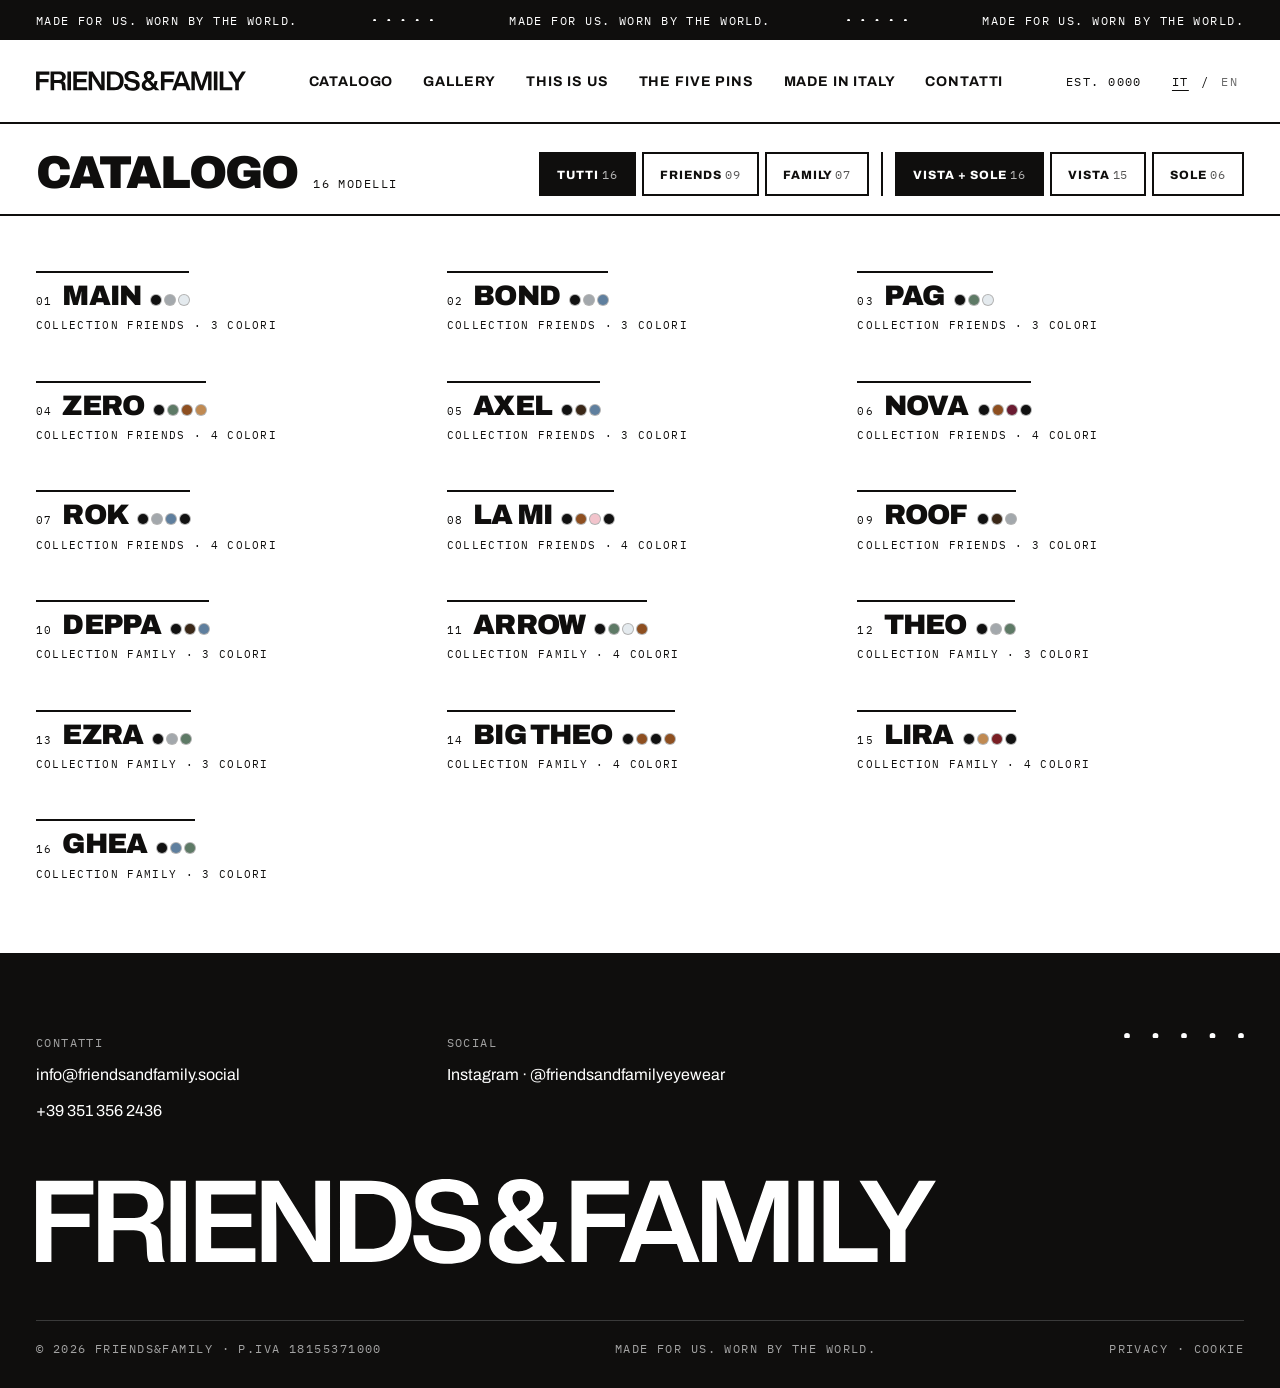
<file: catalogo.html>
<!doctype html>
<html lang="it">
<head>
<meta charset="utf-8">
<meta name="viewport" content="width=device-width, initial-scale=1">
<title>Catalogo — Friends&amp;Family Eyewear</title>
<meta name="description" content="Collection Friends &amp; Family: occhiali da vista e da sole fatti a mano in Italia.">
<meta property="og:title" content="Catalogo — Friends&amp;Family Eyewear">
<meta property="og:description" content="Collection Friends &amp; Family: occhiali da vista e da sole fatti a mano in Italia.">
<meta name="theme-color" content="#0F0E0D">
<link rel="preconnect" href="https://fonts.googleapis.com">
<link rel="preconnect" href="https://fonts.gstatic.com" crossorigin>
<link rel="stylesheet" href="https://fonts.googleapis.com/css2?family=Archivo:wght@400;500;700;800;900&family=IBM+Plex+Mono:wght@400;500&display=swap">
<link rel="stylesheet" href="assets/css/style.css">
</head>
<body class="cat-page">
<a class="skip" href="#main">Vai al contenuto</a>
<div class="topbar"><span>Made for us. Worn by the world.</span><svg class="dots" viewBox="0 0 216 10.4" aria-hidden="true"><circle cx="5.2" cy="5.2" r="5.2"/><circle cx="56.6" cy="5.2" r="5.2"/><circle cx="108.0" cy="5.2" r="5.2"/><circle cx="159.4" cy="5.2" r="5.2"/><circle cx="210.8" cy="5.2" r="5.2"/></svg><span class="hide-s">Made for us. Worn by the world.</span><svg class="dots hide-s" viewBox="0 0 216 10.4" aria-hidden="true"><circle cx="5.2" cy="5.2" r="5.2"/><circle cx="56.6" cy="5.2" r="5.2"/><circle cx="108.0" cy="5.2" r="5.2"/><circle cx="159.4" cy="5.2" r="5.2"/><circle cx="210.8" cy="5.2" r="5.2"/></svg><span class="hide-s">Made for us. Worn by the world.</span></div>
<header class="site-header">
<a class="brand" href="index.html" aria-label="Friends&amp;Family, home"><svg class="logo" viewBox="380.3 485.4 1159.5 109.2" aria-hidden="true"><path fill="currentColor" d="M454.1 505.5L400.1 505.5L400.1 530.2L449.2 530.2L449.2 547.2L400.1 547.2L400.1 592.2L380.3 592.2L380.3 487.8L454.1 487.8ZM454.1 505.5M480.2 535.7L506.6 535.7C512.1 535.7 516.4 534.4 519.5 531.6C522.6 528.8 524.2 524.7 524.2 519.5C524.2 514.4 522.6 510.5 519.4 507.9C516.3 505.3 511.7 504 505.9 504L480.2 504ZM543.1 580.1C543.3 585.2 544.4 589.3 546.4 592.2L526 592.2C524.3 589.5 523.4 585.3 523.2 579.8L522.7 568.3C522.5 561.9 521 557.4 518.3 555C515.7 552.5 511.6 551.3 506 551.3L480.2 551.3L480.2 592.2L460.4 592.2L460.4 487.8L507.8 487.8C519.5 487.8 528.6 490.4 535 495.8C541.4 501.1 544.6 508.3 544.6 517.3C544.6 523.3 543.1 528.5 540.1 532.8C537.2 537.1 532.8 540.2 527.1 542.2C532.6 544 536.5 546.7 538.7 550.3C540.9 553.9 542.1 558.6 542.3 564.5ZM543.1 580.1M553.6 487.8L573.4 487.8L573.4 592.2L553.6 592.2ZM553.6 487.8M663.2 505.5L605.9 505.5L605.9 530.2L657.7 530.2L657.7 547.2L605.9 547.2L605.9 574.5L662.9 574.5L662.9 592.2L586.1 592.2L586.1 487.8L663.2 487.8ZM663.2 505.5M740.1 487.8L759.1 487.8L759.1 592.2L737.1 592.2L708.1 545.7C699.6 532.3 693.4 521.9 689.4 514.3C689.8 526.6 690 543.5 690 564.9L690 592.2L671 592.2L671 487.8L693 487.8L722.2 534.3C730.7 548.1 736.8 558.5 740.7 565.7C740.3 549.2 740.1 532.4 740.1 515.1ZM740.1 487.8M811.5 575.2C821.8 575.2 829.7 572.2 835.3 566.2C840.9 560.2 843.7 551.4 843.7 540C843.7 528.6 840.9 519.8 835.3 513.8C829.7 507.8 821.8 504.8 811.5 504.8L791.7 504.8L791.7 575.2ZM811.8 487.8C828.5 487.8 841.5 492.4 850.6 501.8C859.7 511.1 864.2 523.9 864.2 540C864.2 556.1 859.7 568.9 850.6 578.2C841.5 587.6 828.5 592.2 811.8 592.2L771.9 592.2L771.9 487.8ZM811.8 487.8M911.2 594.6C897.1 594.6 886.1 591.4 878.3 585.1C870.5 578.8 866.5 569.7 866.4 557.8L885.9 557.8C886 565.5 888.3 570.9 892.9 574C897.4 577.1 903.7 578.6 911.8 578.6C918.6 578.6 923.8 577.3 927.4 574.7C931.1 572.1 932.9 568.4 932.9 563.5C932.9 559.4 931.3 556.2 928.2 554.1C925.1 551.9 919.5 550 911.5 548.4L902.7 546.6C880.2 542.4 869 531.8 869 514.9C869 506 872.4 498.9 879.2 493.5C886 488.1 895.6 485.4 907.8 485.4C921.9 485.4 932.4 488.4 939.3 494.4C946.3 500.3 949.9 508.5 950.3 518.9L931.1 518.9C930.7 513 928.8 508.6 925.2 505.7C921.7 502.9 916 501.4 908.1 501.4C901.9 501.4 897.2 502.6 894.1 504.9C890.9 507.2 889.3 510.3 889.3 514.3C889.3 518.5 890.8 521.8 893.7 524C896.6 526.3 902 528.2 909.7 529.7L918.8 531.5C931 533.9 939.8 537.6 945.3 542.5C950.7 547.4 953.4 554 953.4 562.5C953.4 572.7 949.7 580.6 942.2 586.2C934.7 591.8 924.4 594.6 911.2 594.6M1005.5 500.2C1002.2 500.2 999.6 501.2 997.4 503.1C995.2 505 994.2 507.5 994.2 510.5C994.2 514.8 997.2 520.2 1003.1 526.8L1003.4 527.1C1012.4 522.1 1016.9 516.6 1016.9 510.5C1016.9 507.6 1015.8 505.1 1013.7 503.2C1011.5 501.2 1008.8 500.2 1005.5 500.2M1001.5 578.7C1008.7 578.7 1015.2 576.4 1020.7 571.8L996.2 544.6C987.7 549.2 983.5 555.3 983.5 562.6C983.5 567 985.1 570.8 988.3 574C991.5 577.2 995.9 578.7 1001.5 578.7M1062 592.2L1038.8 592.2L1031.1 583.6C1022.2 590.9 1011.8 594.6 999.9 594.6C988.8 594.6 980.1 591.7 973.7 586C967.3 580.3 964.1 573 964.1 564.1C964.1 557.2 966 551.4 969.7 546.7C973.5 541.9 979.2 537.7 986.8 533.8C982.8 529.2 979.9 525.2 978.2 521.7C976.4 518.1 975.5 514.4 975.5 510.5C975.5 503.4 978.2 497.4 983.5 492.6C988.7 487.8 995.9 485.4 1004.9 485.4C1013.4 485.4 1020.4 487.6 1025.9 492C1031.3 496.4 1034.1 502.3 1034.1 509.6C1034.1 520.7 1026.9 529.9 1012.5 537.4L1030.7 557.6C1032.9 552.3 1034 546.8 1034.2 540.9L1051.3 540.9C1050.8 551.7 1047.8 561.6 1042.4 570.5ZM1062 592.2M1144 505.5L1090 505.5L1090 530.2L1139.1 530.2L1139.1 547.2L1090 547.2L1090 592.2L1070.2 592.2L1070.2 487.8L1144 487.8ZM1144 505.5M1166.3 552.3L1200 552.3L1195.9 541C1192.3 531.6 1188 519.7 1183 505.2C1178.7 517.8 1174.4 529.8 1170.2 541ZM1214.3 592.2L1206 569.2L1160.3 569.2L1152.2 592.2L1131.8 592.2L1171.6 487.8L1194.8 487.8L1235.2 592.2ZM1214.3 592.2M1320.9 487.8L1349.7 487.8L1349.7 592.2L1330.8 592.2L1330.8 560.4C1330.8 542.7 1331 525.4 1331.4 508.6C1329.3 515.6 1326.7 523.7 1323.4 532.7L1302.3 592.2L1286 592.2L1264.7 532.7C1261.5 523.2 1258.9 515.2 1257 508.9C1257.4 525.6 1257.6 542.8 1257.6 560.4L1257.6 592.2L1238.5 592.2L1238.5 487.8L1267.2 487.8L1285.3 538.5C1288.2 547.5 1291.2 557 1294.2 566.9C1297.3 556.3 1300.4 546.5 1303.5 537.5ZM1320.9 487.8M1362.5 487.8L1382.3 487.8L1382.3 592.2L1362.5 592.2ZM1362.5 487.8M1414.9 574.5L1464.6 574.5L1464.6 592.2L1395 592.2L1395 487.8L1414.9 487.8ZM1414.9 574.5M1517.9 487.8L1539.7 487.8L1500.6 551L1500.6 592.2L1480.7 592.2L1480.7 551L1441.3 487.8L1463.7 487.8L1475.3 506.7C1484.1 521.4 1489.4 530.2 1491 533.1C1494.6 526.6 1499.8 517.8 1506.4 506.5ZM1517.9 487.8"></path></svg></a>
<nav class="main-nav" id="main-nav" aria-label="Principale"><a href="catalogo.html">Catalogo</a><a href="gallery.html">Gallery</a><a href="index.html#this-is-us">This is us</a><a href="index.html#five-pins">The Five Pins</a><a href="index.html#made-in-italy">Made in Italy</a><a href="index.html#contatti">Contatti</a></nav>
<div class="header-right"><span class="mono hide-s">Est. 0000</span><div class="lang"><span aria-current="true">IT</span><span aria-hidden="true">/</span><a href="en/catalogue.html" hreflang="en" lang="en" aria-label="English">EN</a></div>
<button class="menu-btn" type="button" aria-expanded="false" aria-controls="main-nav" aria-label="Apri il menu"><span></span><span></span></button></div>
</header>
<main id="main" class="catalog" data-lang="it">
<div class="cat-bar wrap" id="cat-bar">
<div class="cat-bar-l"><h1 class="h-cat">Catalogo <span id="mode-label"></span></h1><span class="mono sub" id="count"></span></div>
<div class="cat-bar-r"><div class="tabs tabs-coll" role="group" aria-label="Collezione"></div><div class="tabs tabs-mode" role="group" aria-label="Vista o sole"></div></div>
</div>
<div class="wrap"><div class="grid" id="grid"></div></div>
<div class="detail" id="detail" hidden role="dialog" aria-modal="true" aria-labelledby="d-name">
<div class="d-in">
<div class="d-photo"><img id="d-img" alt=""><div class="views" role="group" id="views"></div><span class="badge mono" id="counter"></span></div>
<div class="d-info">
<span class="mono sub" id="d-coll"></span>
<h2 class="h-name" id="d-name"></h2>
<span class="mono sub" id="d-meta"></span>
<span class="mono sub" id="colour"></span>
<div class="swatches" role="group" id="swatches"></div>
<div class="arrows"><button type="button" id="prev" aria-label="Precedente"><svg viewBox="0 0 18 18" aria-hidden="true"><path d="M11 2L4 9L11 16" stroke="currentColor" stroke-width="2.5" fill="none"/></svg></button><button type="button" id="next" class="solid" aria-label="Successivo"><svg viewBox="0 0 18 18" aria-hidden="true"><path d="M7 2L14 9L7 16" stroke="currentColor" stroke-width="2.5" fill="none"/></svg></button></div>
</div>
</div>
<button type="button" class="x" id="d-close" aria-label="Chiudi"><svg viewBox="0 0 18 18" aria-hidden="true"><path d="M2 2L16 16M16 2L2 16" stroke="currentColor" stroke-width="3" stroke-linecap="round"/></svg></button>
</div>
</main>
<footer id="contatti" class="site-footer">
<div class="foot-grid">
<div><span class="mono dim">Contatti</span><a href="mailto:info@friendsandfamily.social">info@friendsandfamily.social</a><a href="tel:+393513562436">+39 351 356 2436</a></div>
<div><span class="mono dim">Social</span><a href="https://www.instagram.com/friendsandfamilyeyewear/">Instagram · @friendsandfamilyeyewear</a></div>
<div class="foot-dots"><svg class="dots" viewBox="0 0 216 10.4" aria-hidden="true"><circle cx="5.2" cy="5.2" r="5.2"/><circle cx="56.6" cy="5.2" r="5.2"/><circle cx="108.0" cy="5.2" r="5.2"/><circle cx="159.4" cy="5.2" r="5.2"/><circle cx="210.8" cy="5.2" r="5.2"/></svg></div>
</div>
<svg class="foot-logo" viewBox="380.3 485.4 1159.5 109.2" aria-hidden="true"><path fill="currentColor" d="M454.1 505.5L400.1 505.5L400.1 530.2L449.2 530.2L449.2 547.2L400.1 547.2L400.1 592.2L380.3 592.2L380.3 487.8L454.1 487.8ZM454.1 505.5M480.2 535.7L506.6 535.7C512.1 535.7 516.4 534.4 519.5 531.6C522.6 528.8 524.2 524.7 524.2 519.5C524.2 514.4 522.6 510.5 519.4 507.9C516.3 505.3 511.7 504 505.9 504L480.2 504ZM543.1 580.1C543.3 585.2 544.4 589.3 546.4 592.2L526 592.2C524.3 589.5 523.4 585.3 523.2 579.8L522.7 568.3C522.5 561.9 521 557.4 518.3 555C515.7 552.5 511.6 551.3 506 551.3L480.2 551.3L480.2 592.2L460.4 592.2L460.4 487.8L507.8 487.8C519.5 487.8 528.6 490.4 535 495.8C541.4 501.1 544.6 508.3 544.6 517.3C544.6 523.3 543.1 528.5 540.1 532.8C537.2 537.1 532.8 540.2 527.1 542.2C532.6 544 536.5 546.7 538.7 550.3C540.9 553.9 542.1 558.6 542.3 564.5ZM543.1 580.1M553.6 487.8L573.4 487.8L573.4 592.2L553.6 592.2ZM553.6 487.8M663.2 505.5L605.9 505.5L605.9 530.2L657.7 530.2L657.7 547.2L605.9 547.2L605.9 574.5L662.9 574.5L662.9 592.2L586.1 592.2L586.1 487.8L663.2 487.8ZM663.2 505.5M740.1 487.8L759.1 487.8L759.1 592.2L737.1 592.2L708.1 545.7C699.6 532.3 693.4 521.9 689.4 514.3C689.8 526.6 690 543.5 690 564.9L690 592.2L671 592.2L671 487.8L693 487.8L722.2 534.3C730.7 548.1 736.8 558.5 740.7 565.7C740.3 549.2 740.1 532.4 740.1 515.1ZM740.1 487.8M811.5 575.2C821.8 575.2 829.7 572.2 835.3 566.2C840.9 560.2 843.7 551.4 843.7 540C843.7 528.6 840.9 519.8 835.3 513.8C829.7 507.8 821.8 504.8 811.5 504.8L791.7 504.8L791.7 575.2ZM811.8 487.8C828.5 487.8 841.5 492.4 850.6 501.8C859.7 511.1 864.2 523.9 864.2 540C864.2 556.1 859.7 568.9 850.6 578.2C841.5 587.6 828.5 592.2 811.8 592.2L771.9 592.2L771.9 487.8ZM811.8 487.8M911.2 594.6C897.1 594.6 886.1 591.4 878.3 585.1C870.5 578.8 866.5 569.7 866.4 557.8L885.9 557.8C886 565.5 888.3 570.9 892.9 574C897.4 577.1 903.7 578.6 911.8 578.6C918.6 578.6 923.8 577.3 927.4 574.7C931.1 572.1 932.9 568.4 932.9 563.5C932.9 559.4 931.3 556.2 928.2 554.1C925.1 551.9 919.5 550 911.5 548.4L902.7 546.6C880.2 542.4 869 531.8 869 514.9C869 506 872.4 498.9 879.2 493.5C886 488.1 895.6 485.4 907.8 485.4C921.9 485.4 932.4 488.4 939.3 494.4C946.3 500.3 949.9 508.5 950.3 518.9L931.1 518.9C930.7 513 928.8 508.6 925.2 505.7C921.7 502.9 916 501.4 908.1 501.4C901.9 501.4 897.2 502.6 894.1 504.9C890.9 507.2 889.3 510.3 889.3 514.3C889.3 518.5 890.8 521.8 893.7 524C896.6 526.3 902 528.2 909.7 529.7L918.8 531.5C931 533.9 939.8 537.6 945.3 542.5C950.7 547.4 953.4 554 953.4 562.5C953.4 572.7 949.7 580.6 942.2 586.2C934.7 591.8 924.4 594.6 911.2 594.6M1005.5 500.2C1002.2 500.2 999.6 501.2 997.4 503.1C995.2 505 994.2 507.5 994.2 510.5C994.2 514.8 997.2 520.2 1003.1 526.8L1003.4 527.1C1012.4 522.1 1016.9 516.6 1016.9 510.5C1016.9 507.6 1015.8 505.1 1013.7 503.2C1011.5 501.2 1008.8 500.2 1005.5 500.2M1001.5 578.7C1008.7 578.7 1015.2 576.4 1020.7 571.8L996.2 544.6C987.7 549.2 983.5 555.3 983.5 562.6C983.5 567 985.1 570.8 988.3 574C991.5 577.2 995.9 578.7 1001.5 578.7M1062 592.2L1038.8 592.2L1031.1 583.6C1022.2 590.9 1011.8 594.6 999.9 594.6C988.8 594.6 980.1 591.7 973.7 586C967.3 580.3 964.1 573 964.1 564.1C964.1 557.2 966 551.4 969.7 546.7C973.5 541.9 979.2 537.7 986.8 533.8C982.8 529.2 979.9 525.2 978.2 521.7C976.4 518.1 975.5 514.4 975.5 510.5C975.5 503.4 978.2 497.4 983.5 492.6C988.7 487.8 995.9 485.4 1004.9 485.4C1013.4 485.4 1020.4 487.6 1025.9 492C1031.3 496.4 1034.1 502.3 1034.1 509.6C1034.1 520.7 1026.9 529.9 1012.5 537.4L1030.7 557.6C1032.9 552.3 1034 546.8 1034.2 540.9L1051.3 540.9C1050.8 551.7 1047.8 561.6 1042.4 570.5ZM1062 592.2M1144 505.5L1090 505.5L1090 530.2L1139.1 530.2L1139.1 547.2L1090 547.2L1090 592.2L1070.2 592.2L1070.2 487.8L1144 487.8ZM1144 505.5M1166.3 552.3L1200 552.3L1195.9 541C1192.3 531.6 1188 519.7 1183 505.2C1178.7 517.8 1174.4 529.8 1170.2 541ZM1214.3 592.2L1206 569.2L1160.3 569.2L1152.2 592.2L1131.8 592.2L1171.6 487.8L1194.8 487.8L1235.2 592.2ZM1214.3 592.2M1320.9 487.8L1349.7 487.8L1349.7 592.2L1330.8 592.2L1330.8 560.4C1330.8 542.7 1331 525.4 1331.4 508.6C1329.3 515.6 1326.7 523.7 1323.4 532.7L1302.3 592.2L1286 592.2L1264.7 532.7C1261.5 523.2 1258.9 515.2 1257 508.9C1257.4 525.6 1257.6 542.8 1257.6 560.4L1257.6 592.2L1238.5 592.2L1238.5 487.8L1267.2 487.8L1285.3 538.5C1288.2 547.5 1291.2 557 1294.2 566.9C1297.3 556.3 1300.4 546.5 1303.5 537.5ZM1320.9 487.8M1362.5 487.8L1382.3 487.8L1382.3 592.2L1362.5 592.2ZM1362.5 487.8M1414.9 574.5L1464.6 574.5L1464.6 592.2L1395 592.2L1395 487.8L1414.9 487.8ZM1414.9 574.5M1517.9 487.8L1539.7 487.8L1500.6 551L1500.6 592.2L1480.7 592.2L1480.7 551L1441.3 487.8L1463.7 487.8L1475.3 506.7C1484.1 521.4 1489.4 530.2 1491 533.1C1494.6 526.6 1499.8 517.8 1506.4 506.5ZM1517.9 487.8"></path></svg>
<div class="foot-bar mono dim"><span>© 2026 Friends&amp;Family · P.IVA 18155371000</span><span>Made for us. Worn by the world.</span><span>Privacy · Cookie</span></div>
</footer>
<script>window.FF_MODELS = [{"name": "Main", "size": "48□24 · 145", "colors": [{"code": "01", "c": 1, "side": "frames/main-01-side.jpg", "front": "frames/main-01-front.jpg"}, {"code": "03", "c": 3, "side": "frames/main-03-side.jpg", "front": "frames/main-03-front.jpg"}, {"code": "06", "c": 6, "side": "frames/main-06-side.jpg", "front": "frames/main-06-front.jpg"}], "id": "main", "coll": "friends", "kind": "vista"}, {"name": "Bond", "size": "[calibro]", "colors": [{"code": "01", "c": 1, "side": "frames/bond-01-side.jpg", "front": "frames/bond-01-front.jpg"}, {"code": "03", "c": 3, "side": "frames/bond-03-side.jpg", "front": "frames/bond-03-front.jpg"}, {"code": "04", "c": 4, "side": "frames/bond-04-side.jpg", "front": "frames/bond-04-front.jpg"}], "id": "bond", "coll": "friends", "kind": "vista"}, {"name": "Pag", "size": "51□21 · 145", "colors": [{"code": "01", "c": 1, "side": "frames/pag-01-side.jpg", "front": "frames/pag-01-front.jpg"}, {"code": "05", "c": 5, "side": "frames/pag-05-side.jpg", "front": "frames/pag-05-front.jpg"}, {"code": "06", "c": 6, "side": "frames/pag-06-side.jpg", "front": "frames/pag-06-front.jpg"}], "id": "pag", "coll": "friends", "kind": "vista"}, {"name": "Zero", "size": "50□23 · 145", "colors": [{"code": "01s", "c": 1, "side": "frames/zero-01s-side.jpg", "front": "frames/zero-01s-front.jpg", "lens": "grey"}, {"code": "05s", "c": 5, "side": "frames/zero-05s-side.jpg", "front": "frames/zero-05s-front.jpg", "lens": "grey"}, {"code": "07s", "c": 7, "side": "frames/zero-07s-side.jpg", "front": "frames/zero-07s-front.jpg", "lens": "blue"}, {"code": "09s", "c": 9, "side": "frames/zero-09s-side.jpg", "front": "frames/zero-09s-front.jpg", "lens": "blue"}], "id": "zero", "coll": "friends", "kind": "sole"}, {"name": "Axel", "size": "[calibro]", "colors": [{"code": "01", "c": 1, "side": "frames/axel-01-side.jpg", "front": "frames/axel-01-front.jpg"}, {"code": "02", "c": 2, "side": "frames/axel-02-side.jpg", "front": "frames/axel-02-front.jpg"}, {"code": "04", "c": 4, "side": "frames/axel-04-side.jpg", "front": "frames/axel-04-front.jpg"}], "id": "axel", "coll": "friends", "kind": "vista"}, {"name": "Nova", "size": "51□23 · 145", "colors": [{"code": "01", "c": 1, "side": "frames/nova-01-side.jpg", "front": "frames/nova-01-front.jpg"}, {"code": "07", "c": 7, "side": "frames/nova-07-side.jpg", "front": "frames/nova-07-front.jpg"}, {"code": "08", "c": 8, "side": "frames/nova-08-side.jpg", "front": "frames/nova-08-front.jpg"}, {"code": "01s", "c": 1, "side": "frames/nova-01s-side.jpg", "front": "frames/nova-01s-front.jpg", "lens": "grey"}], "id": "nova", "coll": "friends", "kind": "mix"}, {"name": "Rok", "size": "51□23 · 145", "colors": [{"code": "01", "c": 1, "side": "frames/rok-01-side.jpg", "front": "frames/rok-01-front.jpg"}, {"code": "03", "c": 3, "side": "frames/rok-03-side.jpg", "front": "frames/rok-03-front.jpg"}, {"code": "04", "c": 4, "side": "frames/rok-04-side.jpg", "front": "frames/rok-04-front.jpg"}, {"code": "01s", "c": 1, "side": "frames/rok-01s-side.jpg", "front": "frames/rok-01s-front.jpg", "lens": "grey"}], "id": "rok", "coll": "friends", "kind": "mix"}, {"name": "La Mi", "size": "49□20 · 145", "colors": [{"code": "01", "c": 1, "side": "frames/lami-01-side.jpg", "front": "frames/lami-01-front.jpg"}, {"code": "07", "c": 7, "side": "frames/lami-07-side.jpg", "front": "frames/lami-07-front.jpg"}, {"code": "10", "c": 10, "side": "frames/lami-10-side.jpg", "front": "frames/lami-10-front.jpg"}, {"code": "01s", "c": 1, "side": "frames/lami-01s-side.jpg", "front": "frames/lami-01s-front.jpg", "lens": "grey"}], "id": "lami", "coll": "friends", "kind": "mix"}, {"name": "Roof", "size": "54□21 · 145", "colors": [{"code": "01", "c": 1, "side": "frames/roof-01-side.jpg", "front": "frames/roof-01-front.jpg"}, {"code": "02", "c": 2, "side": "frames/roof-02-side.jpg", "front": "frames/roof-02-front.jpg"}, {"code": "03", "c": 3, "side": "frames/roof-03-side.jpg", "front": "frames/roof-03-front.jpg"}], "id": "roof", "coll": "friends", "kind": "vista"}, {"name": "Deppa", "size": "50□19 · 145", "colors": [{"code": "01", "c": 1, "side": "frames/deppa-01-side.jpg", "front": "frames/deppa-01-front.jpg"}, {"code": "02", "c": 2, "side": "frames/deppa-02-side.jpg", "front": "frames/deppa-02-front.jpg"}, {"code": "04", "c": 4, "side": "frames/deppa-04-side.jpg", "front": "frames/deppa-04-front.jpg"}], "id": "deppa", "coll": "family", "kind": "vista"}, {"name": "Arrow", "size": "[calibro]", "colors": [{"code": "01", "c": 1, "side": "frames/arrow-01-side.jpg", "front": "frames/arrow-01-front.jpg"}, {"code": "05", "c": 5, "side": "frames/arrow-05-side.jpg", "front": "frames/arrow-05-front.jpg"}, {"code": "06", "c": 6, "side": "frames/arrow-06-side.jpg", "front": "frames/arrow-06-front.jpg"}, {"code": "07", "c": 7, "side": "frames/arrow-07-side.jpg", "front": "frames/arrow-07-front.jpg"}], "id": "arrow", "coll": "family", "kind": "vista"}, {"name": "Theo", "size": "43□25 · 145", "colors": [{"code": "01", "c": 1, "side": "frames/theo-01-side.jpg", "front": "frames/theo-01-front.jpg"}, {"code": "03", "c": 3, "side": "frames/theo-03-side.jpg", "front": "frames/theo-03-front.jpg"}, {"code": "05", "c": 5, "side": "frames/theo-05-side.jpg", "front": "frames/theo-05-front.jpg"}], "id": "theo", "coll": "family", "kind": "vista"}, {"name": "Ezra", "size": "47□22 · 145", "colors": [{"code": "01", "c": 1, "side": "frames/ezra-01-side.jpg", "front": "frames/ezra-01-front.jpg"}, {"code": "03", "c": 3, "side": "frames/ezra-03-side.jpg", "front": "frames/ezra-03-front.jpg"}, {"code": "05", "c": 5, "side": "frames/ezra-05-side.jpg", "front": "frames/ezra-05-front.jpg"}], "id": "ezra", "coll": "family", "kind": "vista"}, {"name": "Big Theo", "size": "[calibro]", "colors": [{"code": "01", "c": 1, "side": "frames/bigtheo-01-side.jpg", "front": "frames/bigtheo-01-front.jpg"}, {"code": "07", "c": 7, "side": "frames/bigtheo-07-side.jpg", "front": "frames/bigtheo-07-front.jpg"}, {"code": "01s", "c": 1, "side": "frames/bigtheo-01s-side.jpg", "front": "frames/bigtheo-01s-front.jpg", "lens": "grey"}, {"code": "07s", "c": 7, "side": "frames/bigtheo-07s-side.jpg", "front": "frames/bigtheo-07s-front.jpg", "lens": "blue"}], "id": "bigtheo", "coll": "family", "kind": "mix"}, {"name": "Lira", "size": "53□20 · 145", "colors": [{"code": "01", "c": 1, "side": "frames/lira-01-side.jpg", "front": "frames/lira-01-front.jpg"}, {"code": "09", "c": 9, "side": "frames/lira-09-side.jpg", "front": "frames/lira-09-front.jpg"}, {"code": "11", "c": 11, "side": "frames/lira-11-side.jpg", "front": "frames/lira-11-front.jpg"}, {"code": "01s", "c": 1, "side": "frames/lira-01s-side.jpg", "front": "frames/lira-01s-front.jpg", "lens": "grey"}], "id": "lira", "coll": "family", "kind": "mix"}, {"name": "Ghea", "size": "48□22 · 145", "colors": [{"code": "01", "c": 1, "side": "frames/ghea-01-side.jpg", "front": "frames/ghea-01-front.jpg"}, {"code": "04", "c": 4, "side": "frames/ghea-04-side.jpg", "front": "frames/ghea-04-front.jpg"}, {"code": "05", "c": 5, "side": "frames/ghea-05-side.jpg", "front": null}], "id": "ghea", "coll": "family", "kind": "vista"}];</script>
<script src="assets/js/site.js"></script>
<script src="assets/js/catalog.js"></script>
</body>
</html>
</file>
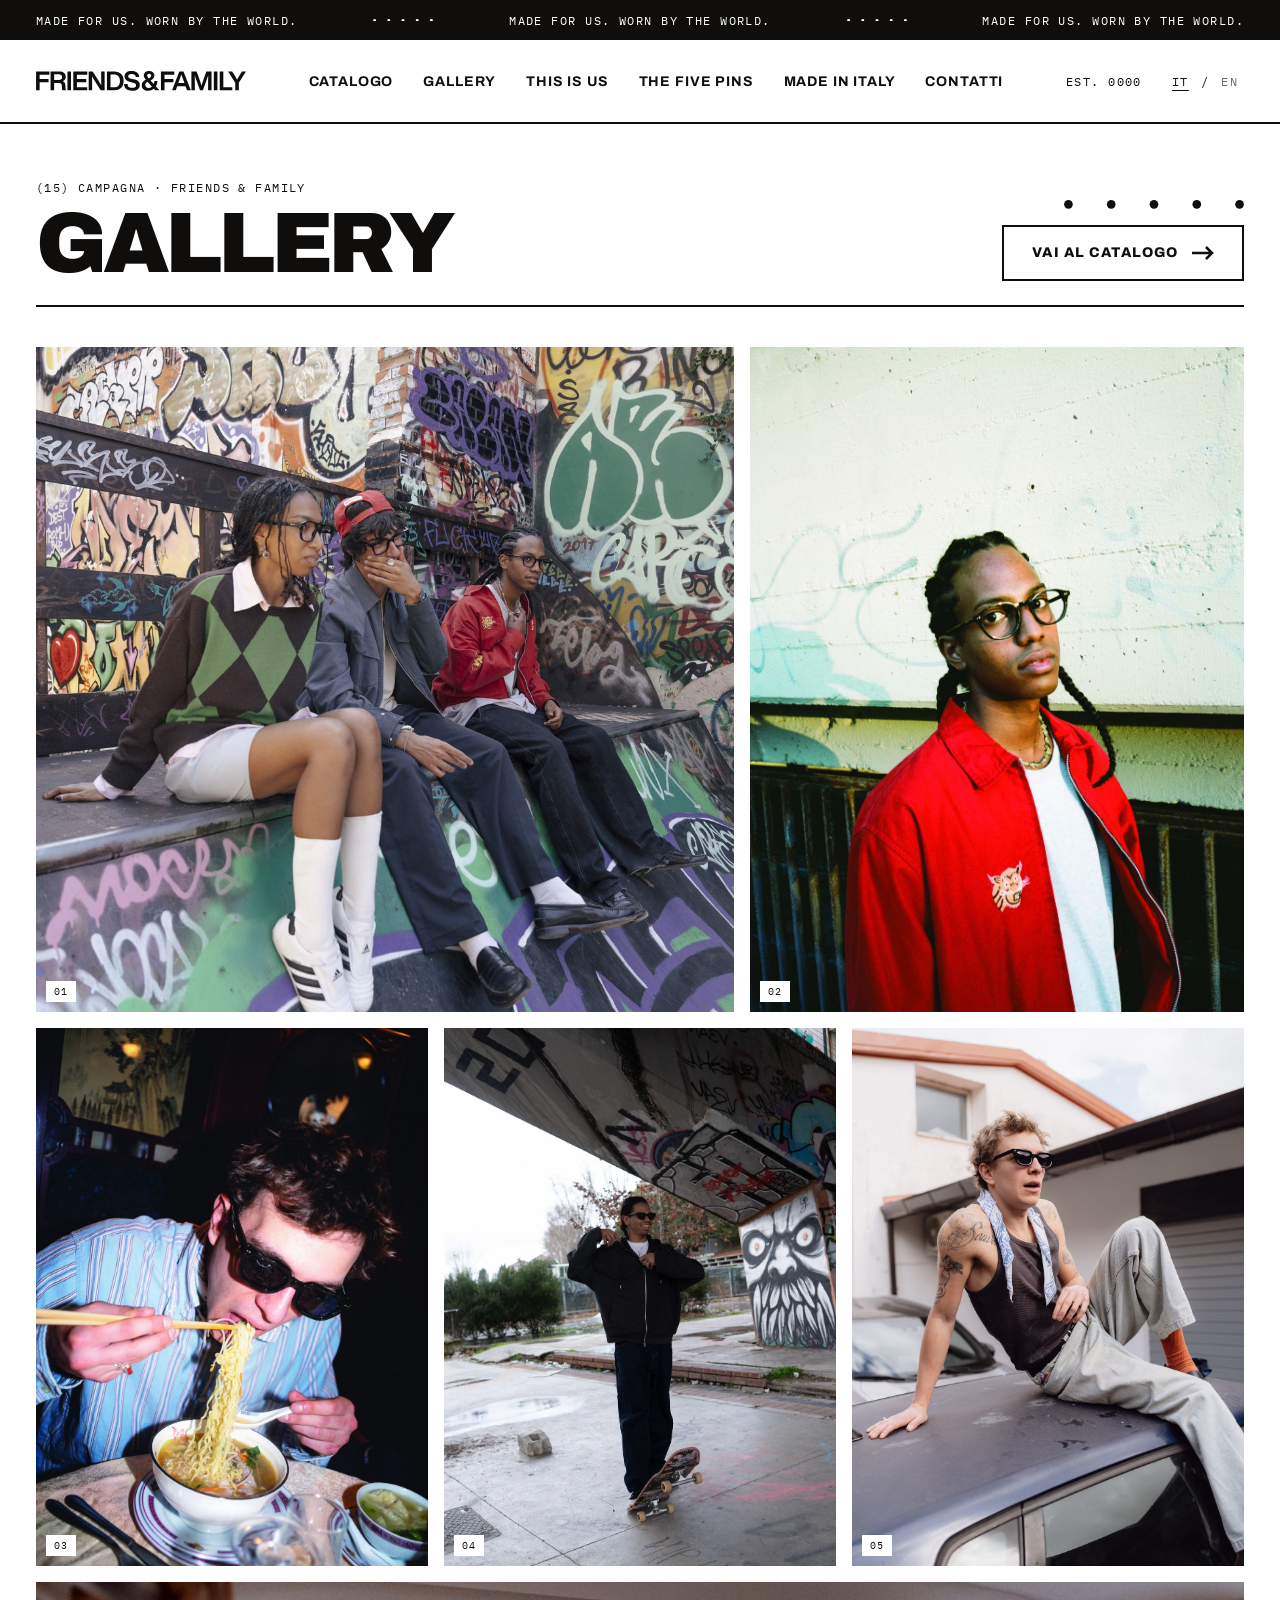
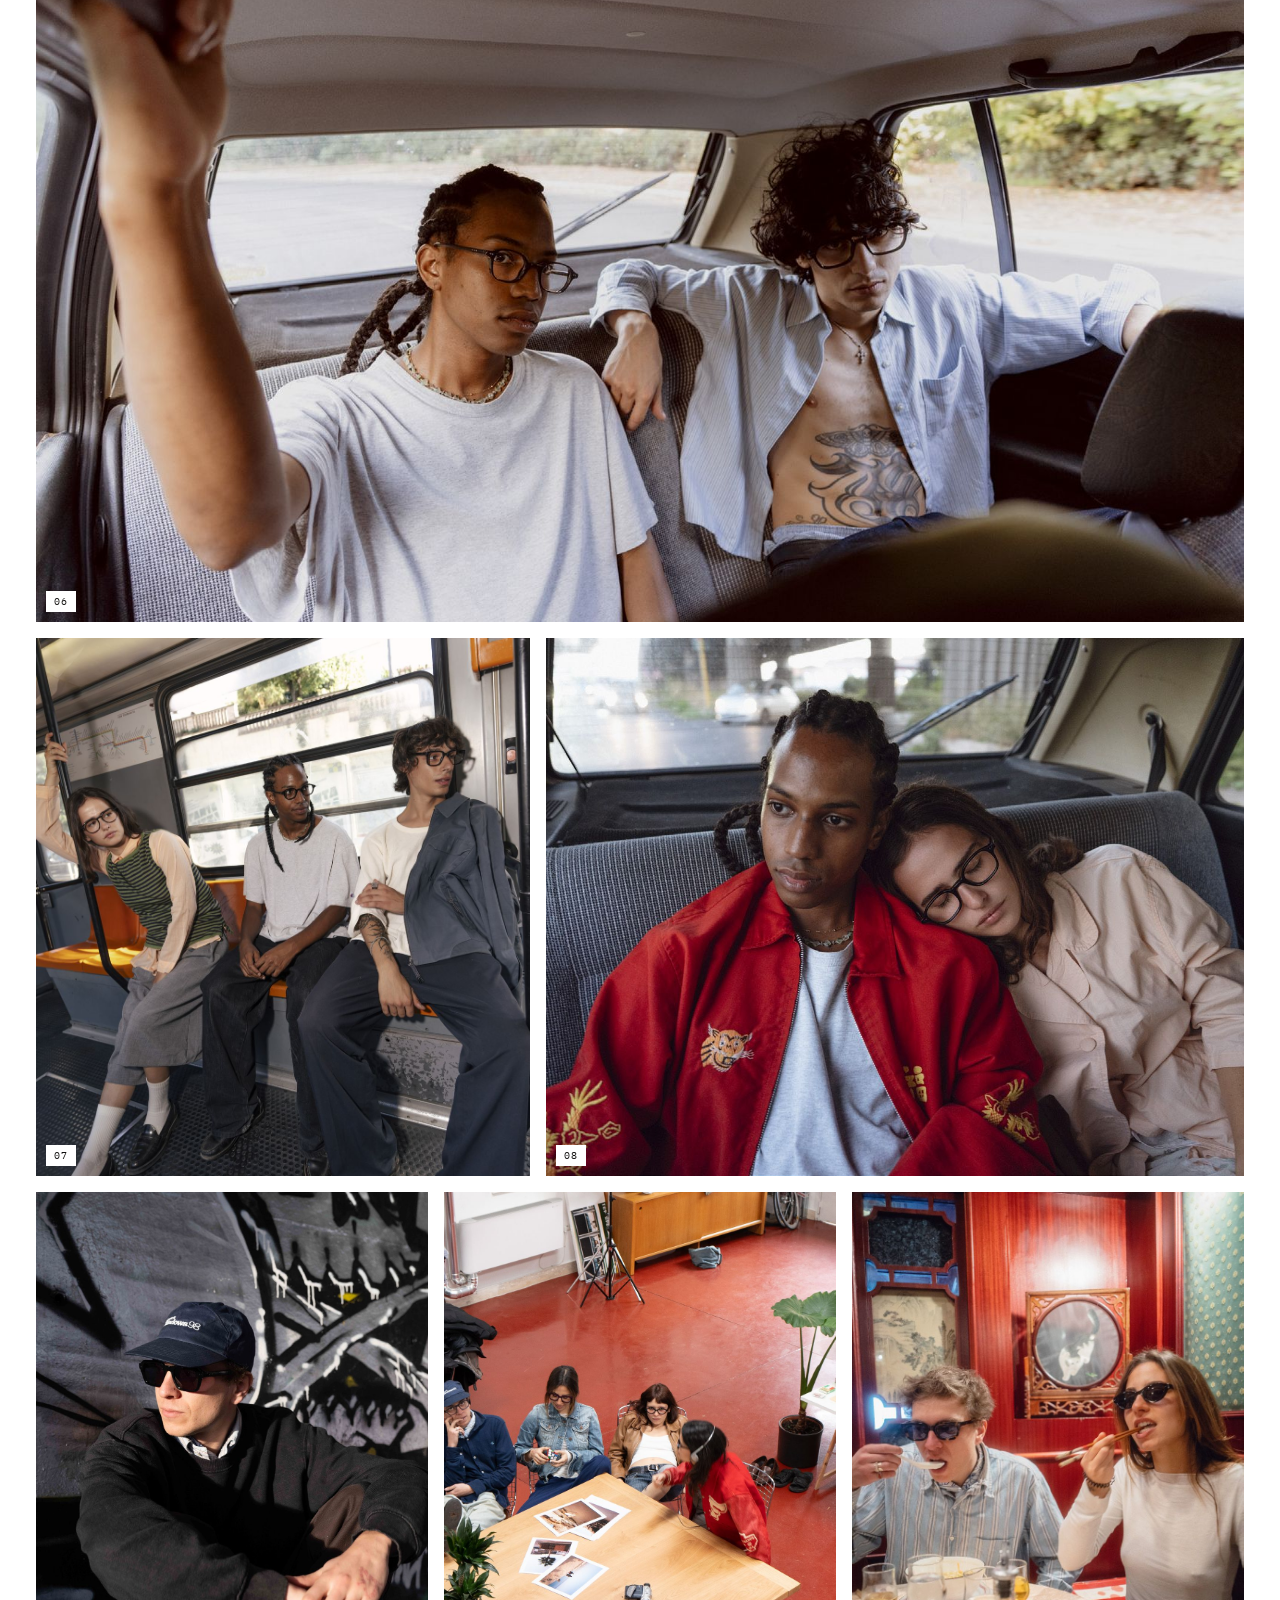
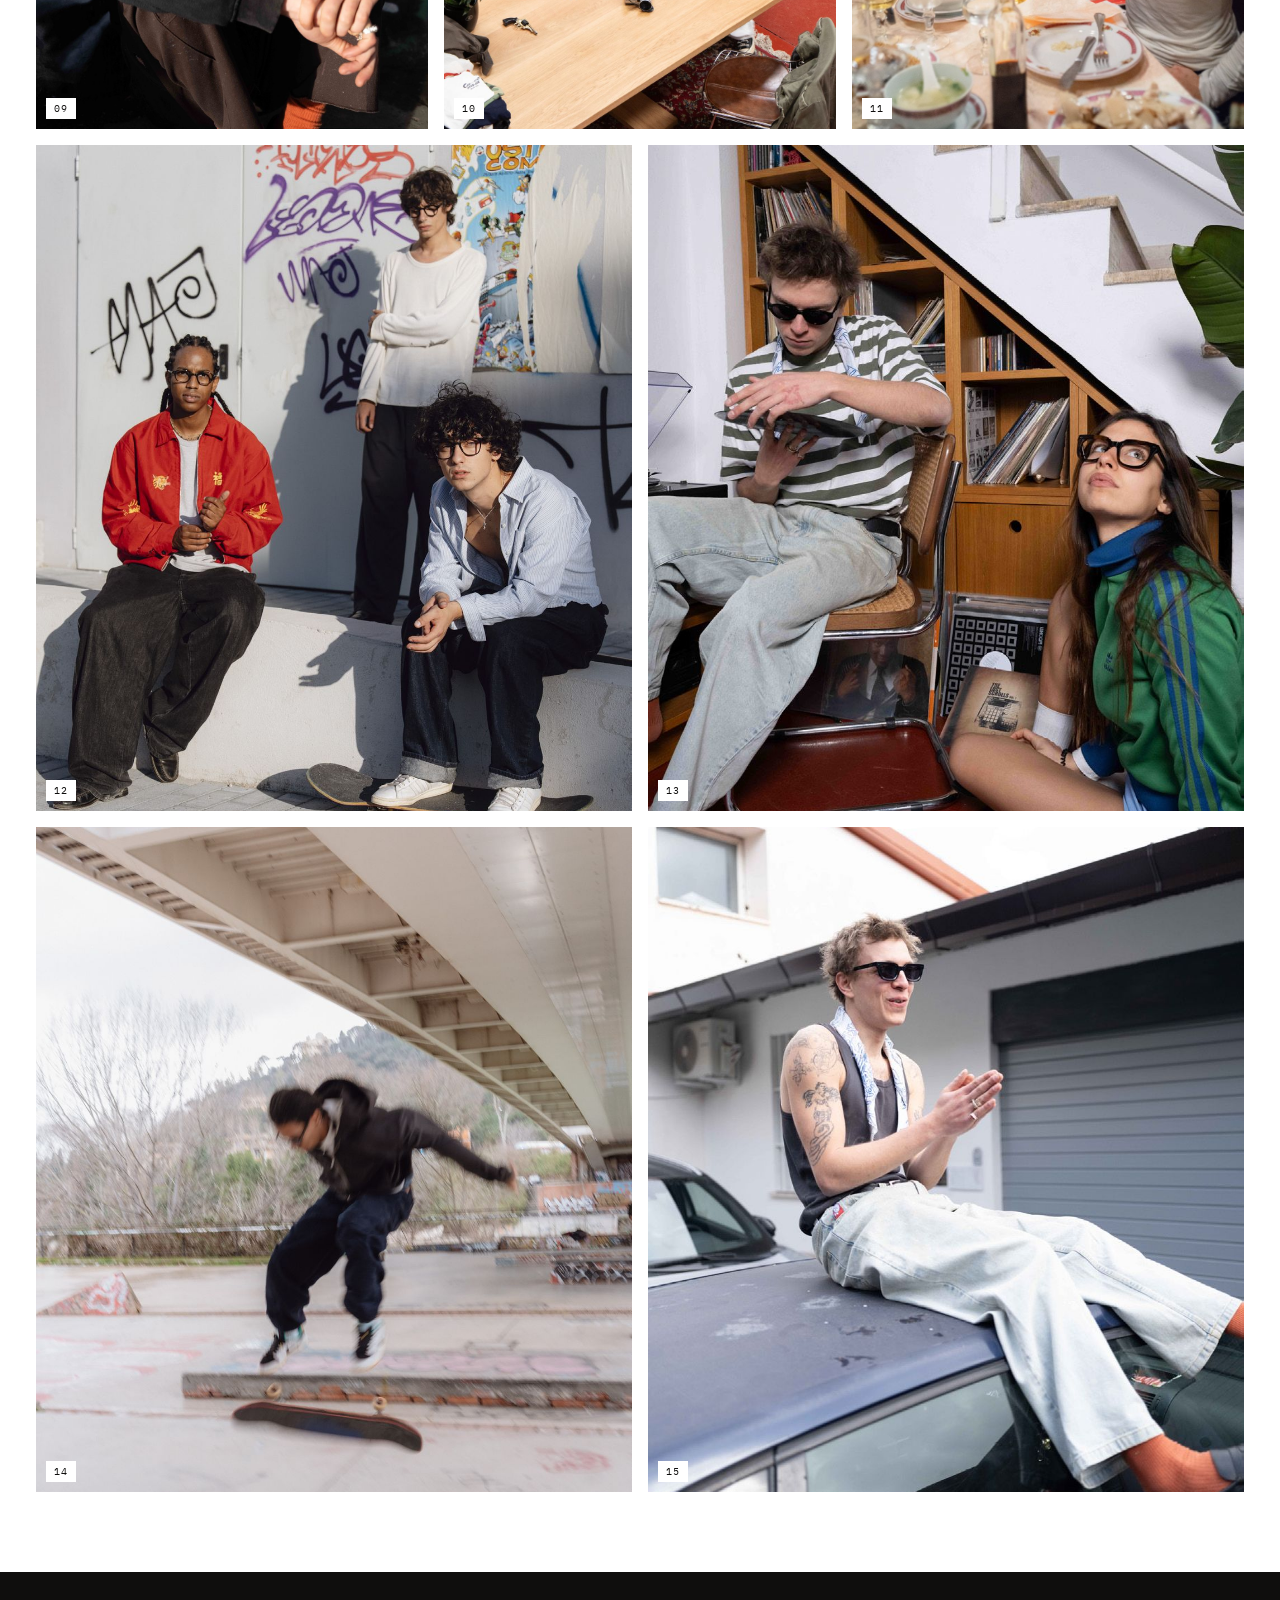
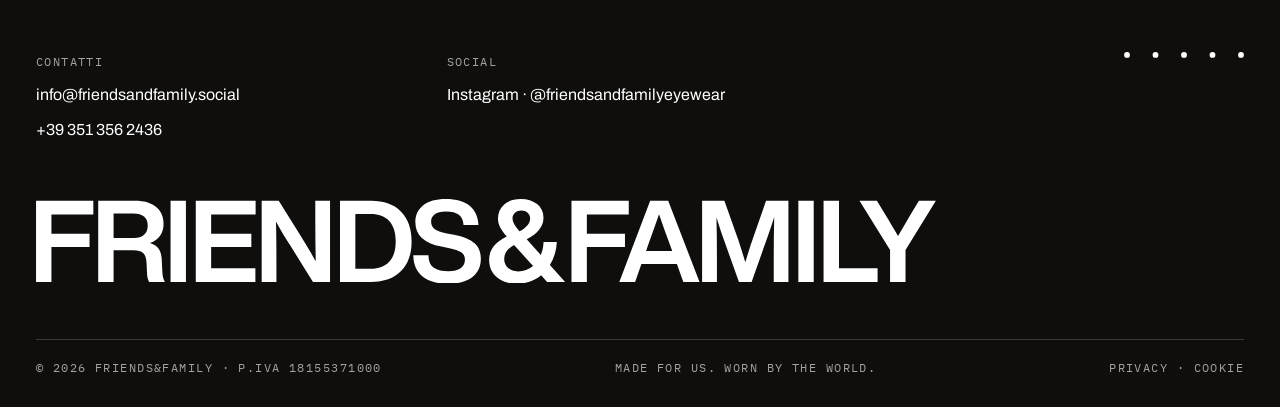
<file: gallery.html>
<!doctype html>
<html lang="it">
<head>
<meta charset="utf-8">
<meta name="viewport" content="width=device-width, initial-scale=1">
<title>Gallery — Friends&amp;Family Eyewear</title>
<meta name="description" content="Gallery: la campagna Friends &amp; Family.">
<meta property="og:title" content="Gallery — Friends&amp;Family Eyewear">
<meta property="og:description" content="Gallery: la campagna Friends &amp; Family.">
<meta name="theme-color" content="#0F0E0D">
<link rel="preconnect" href="https://fonts.googleapis.com">
<link rel="preconnect" href="https://fonts.gstatic.com" crossorigin>
<link rel="stylesheet" href="https://fonts.googleapis.com/css2?family=Archivo:wght@400;500;700;800;900&family=IBM+Plex+Mono:wght@400;500&display=swap">
<link rel="stylesheet" href="assets/css/style.css">
</head>
<body>
<a class="skip" href="#main">Vai al contenuto</a>
<div class="topbar"><span>Made for us. Worn by the world.</span><svg class="dots" viewBox="0 0 216 10.4" aria-hidden="true"><circle cx="5.2" cy="5.2" r="5.2"/><circle cx="56.6" cy="5.2" r="5.2"/><circle cx="108.0" cy="5.2" r="5.2"/><circle cx="159.4" cy="5.2" r="5.2"/><circle cx="210.8" cy="5.2" r="5.2"/></svg><span class="hide-s">Made for us. Worn by the world.</span><svg class="dots hide-s" viewBox="0 0 216 10.4" aria-hidden="true"><circle cx="5.2" cy="5.2" r="5.2"/><circle cx="56.6" cy="5.2" r="5.2"/><circle cx="108.0" cy="5.2" r="5.2"/><circle cx="159.4" cy="5.2" r="5.2"/><circle cx="210.8" cy="5.2" r="5.2"/></svg><span class="hide-s">Made for us. Worn by the world.</span></div>
<header class="site-header">
<a class="brand" href="index.html" aria-label="Friends&amp;Family, home"><svg class="logo" viewBox="380.3 485.4 1159.5 109.2" aria-hidden="true"><path fill="currentColor" d="M454.1 505.5L400.1 505.5L400.1 530.2L449.2 530.2L449.2 547.2L400.1 547.2L400.1 592.2L380.3 592.2L380.3 487.8L454.1 487.8ZM454.1 505.5M480.2 535.7L506.6 535.7C512.1 535.7 516.4 534.4 519.5 531.6C522.6 528.8 524.2 524.7 524.2 519.5C524.2 514.4 522.6 510.5 519.4 507.9C516.3 505.3 511.7 504 505.9 504L480.2 504ZM543.1 580.1C543.3 585.2 544.4 589.3 546.4 592.2L526 592.2C524.3 589.5 523.4 585.3 523.2 579.8L522.7 568.3C522.5 561.9 521 557.4 518.3 555C515.7 552.5 511.6 551.3 506 551.3L480.2 551.3L480.2 592.2L460.4 592.2L460.4 487.8L507.8 487.8C519.5 487.8 528.6 490.4 535 495.8C541.4 501.1 544.6 508.3 544.6 517.3C544.6 523.3 543.1 528.5 540.1 532.8C537.2 537.1 532.8 540.2 527.1 542.2C532.6 544 536.5 546.7 538.7 550.3C540.9 553.9 542.1 558.6 542.3 564.5ZM543.1 580.1M553.6 487.8L573.4 487.8L573.4 592.2L553.6 592.2ZM553.6 487.8M663.2 505.5L605.9 505.5L605.9 530.2L657.7 530.2L657.7 547.2L605.9 547.2L605.9 574.5L662.9 574.5L662.9 592.2L586.1 592.2L586.1 487.8L663.2 487.8ZM663.2 505.5M740.1 487.8L759.1 487.8L759.1 592.2L737.1 592.2L708.1 545.7C699.6 532.3 693.4 521.9 689.4 514.3C689.8 526.6 690 543.5 690 564.9L690 592.2L671 592.2L671 487.8L693 487.8L722.2 534.3C730.7 548.1 736.8 558.5 740.7 565.7C740.3 549.2 740.1 532.4 740.1 515.1ZM740.1 487.8M811.5 575.2C821.8 575.2 829.7 572.2 835.3 566.2C840.9 560.2 843.7 551.4 843.7 540C843.7 528.6 840.9 519.8 835.3 513.8C829.7 507.8 821.8 504.8 811.5 504.8L791.7 504.8L791.7 575.2ZM811.8 487.8C828.5 487.8 841.5 492.4 850.6 501.8C859.7 511.1 864.2 523.9 864.2 540C864.2 556.1 859.7 568.9 850.6 578.2C841.5 587.6 828.5 592.2 811.8 592.2L771.9 592.2L771.9 487.8ZM811.8 487.8M911.2 594.6C897.1 594.6 886.1 591.4 878.3 585.1C870.5 578.8 866.5 569.7 866.4 557.8L885.9 557.8C886 565.5 888.3 570.9 892.9 574C897.4 577.1 903.7 578.6 911.8 578.6C918.6 578.6 923.8 577.3 927.4 574.7C931.1 572.1 932.9 568.4 932.9 563.5C932.9 559.4 931.3 556.2 928.2 554.1C925.1 551.9 919.5 550 911.5 548.4L902.7 546.6C880.2 542.4 869 531.8 869 514.9C869 506 872.4 498.9 879.2 493.5C886 488.1 895.6 485.4 907.8 485.4C921.9 485.4 932.4 488.4 939.3 494.4C946.3 500.3 949.9 508.5 950.3 518.9L931.1 518.9C930.7 513 928.8 508.6 925.2 505.7C921.7 502.9 916 501.4 908.1 501.4C901.9 501.4 897.2 502.6 894.1 504.9C890.9 507.2 889.3 510.3 889.3 514.3C889.3 518.5 890.8 521.8 893.7 524C896.6 526.3 902 528.2 909.7 529.7L918.8 531.5C931 533.9 939.8 537.6 945.3 542.5C950.7 547.4 953.4 554 953.4 562.5C953.4 572.7 949.7 580.6 942.2 586.2C934.7 591.8 924.4 594.6 911.2 594.6M1005.5 500.2C1002.2 500.2 999.6 501.2 997.4 503.1C995.2 505 994.2 507.5 994.2 510.5C994.2 514.8 997.2 520.2 1003.1 526.8L1003.4 527.1C1012.4 522.1 1016.9 516.6 1016.9 510.5C1016.9 507.6 1015.8 505.1 1013.7 503.2C1011.5 501.2 1008.8 500.2 1005.5 500.2M1001.5 578.7C1008.7 578.7 1015.2 576.4 1020.7 571.8L996.2 544.6C987.7 549.2 983.5 555.3 983.5 562.6C983.5 567 985.1 570.8 988.3 574C991.5 577.2 995.9 578.7 1001.5 578.7M1062 592.2L1038.8 592.2L1031.1 583.6C1022.2 590.9 1011.8 594.6 999.9 594.6C988.8 594.6 980.1 591.7 973.7 586C967.3 580.3 964.1 573 964.1 564.1C964.1 557.2 966 551.4 969.7 546.7C973.5 541.9 979.2 537.7 986.8 533.8C982.8 529.2 979.9 525.2 978.2 521.7C976.4 518.1 975.5 514.4 975.5 510.5C975.5 503.4 978.2 497.4 983.5 492.6C988.7 487.8 995.9 485.4 1004.9 485.4C1013.4 485.4 1020.4 487.6 1025.9 492C1031.3 496.4 1034.1 502.3 1034.1 509.6C1034.1 520.7 1026.9 529.9 1012.5 537.4L1030.7 557.6C1032.9 552.3 1034 546.8 1034.2 540.9L1051.3 540.9C1050.8 551.7 1047.8 561.6 1042.4 570.5ZM1062 592.2M1144 505.5L1090 505.5L1090 530.2L1139.1 530.2L1139.1 547.2L1090 547.2L1090 592.2L1070.2 592.2L1070.2 487.8L1144 487.8ZM1144 505.5M1166.3 552.3L1200 552.3L1195.9 541C1192.3 531.6 1188 519.7 1183 505.2C1178.7 517.8 1174.4 529.8 1170.2 541ZM1214.3 592.2L1206 569.2L1160.3 569.2L1152.2 592.2L1131.8 592.2L1171.6 487.8L1194.8 487.8L1235.2 592.2ZM1214.3 592.2M1320.9 487.8L1349.7 487.8L1349.7 592.2L1330.8 592.2L1330.8 560.4C1330.8 542.7 1331 525.4 1331.4 508.6C1329.3 515.6 1326.7 523.7 1323.4 532.7L1302.3 592.2L1286 592.2L1264.7 532.7C1261.5 523.2 1258.9 515.2 1257 508.9C1257.4 525.6 1257.6 542.8 1257.6 560.4L1257.6 592.2L1238.5 592.2L1238.5 487.8L1267.2 487.8L1285.3 538.5C1288.2 547.5 1291.2 557 1294.2 566.9C1297.3 556.3 1300.4 546.5 1303.5 537.5ZM1320.9 487.8M1362.5 487.8L1382.3 487.8L1382.3 592.2L1362.5 592.2ZM1362.5 487.8M1414.9 574.5L1464.6 574.5L1464.6 592.2L1395 592.2L1395 487.8L1414.9 487.8ZM1414.9 574.5M1517.9 487.8L1539.7 487.8L1500.6 551L1500.6 592.2L1480.7 592.2L1480.7 551L1441.3 487.8L1463.7 487.8L1475.3 506.7C1484.1 521.4 1489.4 530.2 1491 533.1C1494.6 526.6 1499.8 517.8 1506.4 506.5ZM1517.9 487.8"></path></svg></a>
<nav class="main-nav" id="main-nav" aria-label="Principale"><a href="catalogo.html">Catalogo</a><a href="gallery.html">Gallery</a><a href="index.html#this-is-us">This is us</a><a href="index.html#five-pins">The Five Pins</a><a href="index.html#made-in-italy">Made in Italy</a><a href="index.html#contatti">Contatti</a></nav>
<div class="header-right"><span class="mono hide-s">Est. 0000</span><div class="lang"><span aria-current="true">IT</span><span aria-hidden="true">/</span><a href="en/gallery.html" hreflang="en" lang="en" aria-label="English">EN</a></div>
<button class="menu-btn" type="button" aria-expanded="false" aria-controls="main-nav" aria-label="Apri il menu"><span></span><span></span></button></div>
</header>
<main id="main" class="gallery-page">
<div class="wrap gal-head"><div><span class="mono">(15) Campagna · Friends &amp; Family</span><h1 class="h-gal">Gallery</h1></div><div class="gal-head-r"><svg class="dots" viewBox="0 0 216 10.4" aria-hidden="true"><circle cx="5.2" cy="5.2" r="5.2"/><circle cx="56.6" cy="5.2" r="5.2"/><circle cx="108.0" cy="5.2" r="5.2"/><circle cx="159.4" cy="5.2" r="5.2"/><circle cx="210.8" cy="5.2" r="5.2"/></svg><a class="btn btn-line" href="catalogo.html">Vai al catalogo <svg class="arr" viewBox="0 0 22 14" aria-hidden="true"><path d="M0 7H20M14 1L20 7L14 13" stroke="currentColor" stroke-width="2.5" fill="none"/></svg></a></div></div>
<div class="wrap"><div class="gal-grid">
<button type="button" class="ph s7 t" data-i="0" aria-label="Apri la foto 1"><img src="assets/img/gallery/campaign-01.jpg" alt="Campagna Friends &amp; Family, foto 1" loading="lazy"><span class="mono">01</span></button>
<button type="button" class="ph s5 t" data-i="1" aria-label="Apri la foto 2"><img src="assets/img/gallery/campaign-02.jpg" alt="Campagna Friends &amp; Family, foto 2" loading="lazy"><span class="mono">02</span></button>
<button type="button" class="ph s4 m" data-i="2" aria-label="Apri la foto 3"><img src="assets/img/gallery/campaign-03.jpg" alt="Campagna Friends &amp; Family, foto 3" loading="lazy"><span class="mono">03</span></button>
<button type="button" class="ph s4 m" data-i="3" aria-label="Apri la foto 4"><img src="assets/img/gallery/campaign-04.jpg" alt="Campagna Friends &amp; Family, foto 4" loading="lazy"><span class="mono">04</span></button>
<button type="button" class="ph s4 m" data-i="4" aria-label="Apri la foto 5"><img src="assets/img/gallery/campaign-05.jpg" alt="Campagna Friends &amp; Family, foto 5" loading="lazy"><span class="mono">05</span></button>
<button type="button" class="ph s12 w" data-i="5" aria-label="Apri la foto 6"><img src="assets/img/gallery/campaign-06.jpg" alt="Campagna Friends &amp; Family, foto 6" loading="lazy"><span class="mono">06</span></button>
<button type="button" class="ph s5 m" data-i="6" aria-label="Apri la foto 7"><img src="assets/img/gallery/campaign-07.jpg" alt="Campagna Friends &amp; Family, foto 7" loading="lazy"><span class="mono">07</span></button>
<button type="button" class="ph s7 m" data-i="7" aria-label="Apri la foto 8"><img src="assets/img/gallery/campaign-08.jpg" alt="Campagna Friends &amp; Family, foto 8" loading="lazy"><span class="mono">08</span></button>
<button type="button" class="ph s4 m" data-i="8" aria-label="Apri la foto 9"><img src="assets/img/gallery/campaign-09.jpg" alt="Campagna Friends &amp; Family, foto 9" loading="lazy"><span class="mono">09</span></button>
<button type="button" class="ph s4 m" data-i="9" aria-label="Apri la foto 10"><img src="assets/img/gallery/campaign-10.jpg" alt="Campagna Friends &amp; Family, foto 10" loading="lazy"><span class="mono">10</span></button>
<button type="button" class="ph s4 m" data-i="10" aria-label="Apri la foto 11"><img src="assets/img/gallery/campaign-11.jpg" alt="Campagna Friends &amp; Family, foto 11" loading="lazy"><span class="mono">11</span></button>
<button type="button" class="ph s6 t" data-i="11" aria-label="Apri la foto 12"><img src="assets/img/gallery/campaign-12.jpg" alt="Campagna Friends &amp; Family, foto 12" loading="lazy"><span class="mono">12</span></button>
<button type="button" class="ph s6 t" data-i="12" aria-label="Apri la foto 13"><img src="assets/img/gallery/campaign-13.jpg" alt="Campagna Friends &amp; Family, foto 13" loading="lazy"><span class="mono">13</span></button>
<button type="button" class="ph s6 t" data-i="13" aria-label="Apri la foto 14"><img src="assets/img/gallery/campaign-14.jpg" alt="Campagna Friends &amp; Family, foto 14" loading="lazy"><span class="mono">14</span></button>
<button type="button" class="ph s6 t" data-i="14" aria-label="Apri la foto 15"><img src="assets/img/gallery/campaign-15.jpg" alt="Campagna Friends &amp; Family, foto 15" loading="lazy"><span class="mono">15</span></button>
</div></div>
<div class="lightbox" id="lightbox" hidden role="dialog" aria-modal="true" aria-label="Gallery">
<img id="lb-img" alt="">
<div class="lb-nav"><button type="button" id="lb-prev" aria-label="Precedente"><svg viewBox="0 0 18 18" aria-hidden="true"><path d="M11 2L4 9L11 16" stroke="currentColor" stroke-width="2.5" fill="none"/></svg></button><span class="mono" id="lb-count"></span><button type="button" id="lb-next" class="solid" aria-label="Successiva"><svg viewBox="0 0 18 18" aria-hidden="true"><path d="M7 2L14 9L7 16" stroke="currentColor" stroke-width="2.5" fill="none"/></svg></button></div>
<button type="button" class="x" id="lb-close" aria-label="Chiudi"><svg viewBox="0 0 18 18" aria-hidden="true"><path d="M2 2L16 16M16 2L2 16" stroke="currentColor" stroke-width="3" stroke-linecap="round"/></svg></button>
</div>
</main>
<footer id="contatti" class="site-footer">
<div class="foot-grid">
<div><span class="mono dim">Contatti</span><a href="mailto:info@friendsandfamily.social">info@friendsandfamily.social</a><a href="tel:+393513562436">+39 351 356 2436</a></div>
<div><span class="mono dim">Social</span><a href="https://www.instagram.com/friendsandfamilyeyewear/">Instagram · @friendsandfamilyeyewear</a></div>
<div class="foot-dots"><svg class="dots" viewBox="0 0 216 10.4" aria-hidden="true"><circle cx="5.2" cy="5.2" r="5.2"/><circle cx="56.6" cy="5.2" r="5.2"/><circle cx="108.0" cy="5.2" r="5.2"/><circle cx="159.4" cy="5.2" r="5.2"/><circle cx="210.8" cy="5.2" r="5.2"/></svg></div>
</div>
<svg class="foot-logo" viewBox="380.3 485.4 1159.5 109.2" aria-hidden="true"><path fill="currentColor" d="M454.1 505.5L400.1 505.5L400.1 530.2L449.2 530.2L449.2 547.2L400.1 547.2L400.1 592.2L380.3 592.2L380.3 487.8L454.1 487.8ZM454.1 505.5M480.2 535.7L506.6 535.7C512.1 535.7 516.4 534.4 519.5 531.6C522.6 528.8 524.2 524.7 524.2 519.5C524.2 514.4 522.6 510.5 519.4 507.9C516.3 505.3 511.7 504 505.9 504L480.2 504ZM543.1 580.1C543.3 585.2 544.4 589.3 546.4 592.2L526 592.2C524.3 589.5 523.4 585.3 523.2 579.8L522.7 568.3C522.5 561.9 521 557.4 518.3 555C515.7 552.5 511.6 551.3 506 551.3L480.2 551.3L480.2 592.2L460.4 592.2L460.4 487.8L507.8 487.8C519.5 487.8 528.6 490.4 535 495.8C541.4 501.1 544.6 508.3 544.6 517.3C544.6 523.3 543.1 528.5 540.1 532.8C537.2 537.1 532.8 540.2 527.1 542.2C532.6 544 536.5 546.7 538.7 550.3C540.9 553.9 542.1 558.6 542.3 564.5ZM543.1 580.1M553.6 487.8L573.4 487.8L573.4 592.2L553.6 592.2ZM553.6 487.8M663.2 505.5L605.9 505.5L605.9 530.2L657.7 530.2L657.7 547.2L605.9 547.2L605.9 574.5L662.9 574.5L662.9 592.2L586.1 592.2L586.1 487.8L663.2 487.8ZM663.2 505.5M740.1 487.8L759.1 487.8L759.1 592.2L737.1 592.2L708.1 545.7C699.6 532.3 693.4 521.9 689.4 514.3C689.8 526.6 690 543.5 690 564.9L690 592.2L671 592.2L671 487.8L693 487.8L722.2 534.3C730.7 548.1 736.8 558.5 740.7 565.7C740.3 549.2 740.1 532.4 740.1 515.1ZM740.1 487.8M811.5 575.2C821.8 575.2 829.7 572.2 835.3 566.2C840.9 560.2 843.7 551.4 843.7 540C843.7 528.6 840.9 519.8 835.3 513.8C829.7 507.8 821.8 504.8 811.5 504.8L791.7 504.8L791.7 575.2ZM811.8 487.8C828.5 487.8 841.5 492.4 850.6 501.8C859.7 511.1 864.2 523.9 864.2 540C864.2 556.1 859.7 568.9 850.6 578.2C841.5 587.6 828.5 592.2 811.8 592.2L771.9 592.2L771.9 487.8ZM811.8 487.8M911.2 594.6C897.1 594.6 886.1 591.4 878.3 585.1C870.5 578.8 866.5 569.7 866.4 557.8L885.9 557.8C886 565.5 888.3 570.9 892.9 574C897.4 577.1 903.7 578.6 911.8 578.6C918.6 578.6 923.8 577.3 927.4 574.7C931.1 572.1 932.9 568.4 932.9 563.5C932.9 559.4 931.3 556.2 928.2 554.1C925.1 551.9 919.5 550 911.5 548.4L902.7 546.6C880.2 542.4 869 531.8 869 514.9C869 506 872.4 498.9 879.2 493.5C886 488.1 895.6 485.4 907.8 485.4C921.9 485.4 932.4 488.4 939.3 494.4C946.3 500.3 949.9 508.5 950.3 518.9L931.1 518.9C930.7 513 928.8 508.6 925.2 505.7C921.7 502.9 916 501.4 908.1 501.4C901.9 501.4 897.2 502.6 894.1 504.9C890.9 507.2 889.3 510.3 889.3 514.3C889.3 518.5 890.8 521.8 893.7 524C896.6 526.3 902 528.2 909.7 529.7L918.8 531.5C931 533.9 939.8 537.6 945.3 542.5C950.7 547.4 953.4 554 953.4 562.5C953.4 572.7 949.7 580.6 942.2 586.2C934.7 591.8 924.4 594.6 911.2 594.6M1005.5 500.2C1002.2 500.2 999.6 501.2 997.4 503.1C995.2 505 994.2 507.5 994.2 510.5C994.2 514.8 997.2 520.2 1003.1 526.8L1003.4 527.1C1012.4 522.1 1016.9 516.6 1016.9 510.5C1016.9 507.6 1015.8 505.1 1013.7 503.2C1011.5 501.2 1008.8 500.2 1005.5 500.2M1001.5 578.7C1008.7 578.7 1015.2 576.4 1020.7 571.8L996.2 544.6C987.7 549.2 983.5 555.3 983.5 562.6C983.5 567 985.1 570.8 988.3 574C991.5 577.2 995.9 578.7 1001.5 578.7M1062 592.2L1038.8 592.2L1031.1 583.6C1022.2 590.9 1011.8 594.6 999.9 594.6C988.8 594.6 980.1 591.7 973.7 586C967.3 580.3 964.1 573 964.1 564.1C964.1 557.2 966 551.4 969.7 546.7C973.5 541.9 979.2 537.7 986.8 533.8C982.8 529.2 979.9 525.2 978.2 521.7C976.4 518.1 975.5 514.4 975.5 510.5C975.5 503.4 978.2 497.4 983.5 492.6C988.7 487.8 995.9 485.4 1004.9 485.4C1013.4 485.4 1020.4 487.6 1025.9 492C1031.3 496.4 1034.1 502.3 1034.1 509.6C1034.1 520.7 1026.9 529.9 1012.5 537.4L1030.7 557.6C1032.9 552.3 1034 546.8 1034.2 540.9L1051.3 540.9C1050.8 551.7 1047.8 561.6 1042.4 570.5ZM1062 592.2M1144 505.5L1090 505.5L1090 530.2L1139.1 530.2L1139.1 547.2L1090 547.2L1090 592.2L1070.2 592.2L1070.2 487.8L1144 487.8ZM1144 505.5M1166.3 552.3L1200 552.3L1195.9 541C1192.3 531.6 1188 519.7 1183 505.2C1178.7 517.8 1174.4 529.8 1170.2 541ZM1214.3 592.2L1206 569.2L1160.3 569.2L1152.2 592.2L1131.8 592.2L1171.6 487.8L1194.8 487.8L1235.2 592.2ZM1214.3 592.2M1320.9 487.8L1349.7 487.8L1349.7 592.2L1330.8 592.2L1330.8 560.4C1330.8 542.7 1331 525.4 1331.4 508.6C1329.3 515.6 1326.7 523.7 1323.4 532.7L1302.3 592.2L1286 592.2L1264.7 532.7C1261.5 523.2 1258.9 515.2 1257 508.9C1257.4 525.6 1257.6 542.8 1257.6 560.4L1257.6 592.2L1238.5 592.2L1238.5 487.8L1267.2 487.8L1285.3 538.5C1288.2 547.5 1291.2 557 1294.2 566.9C1297.3 556.3 1300.4 546.5 1303.5 537.5ZM1320.9 487.8M1362.5 487.8L1382.3 487.8L1382.3 592.2L1362.5 592.2ZM1362.5 487.8M1414.9 574.5L1464.6 574.5L1464.6 592.2L1395 592.2L1395 487.8L1414.9 487.8ZM1414.9 574.5M1517.9 487.8L1539.7 487.8L1500.6 551L1500.6 592.2L1480.7 592.2L1480.7 551L1441.3 487.8L1463.7 487.8L1475.3 506.7C1484.1 521.4 1489.4 530.2 1491 533.1C1494.6 526.6 1499.8 517.8 1506.4 506.5ZM1517.9 487.8"></path></svg>
<div class="foot-bar mono dim"><span>© 2026 Friends&amp;Family · P.IVA 18155371000</span><span>Made for us. Worn by the world.</span><span>Privacy · Cookie</span></div>
</footer>
<script src="assets/js/site.js"></script>
<script src="assets/js/gallery.js"></script>
</body>
</html>
</file>
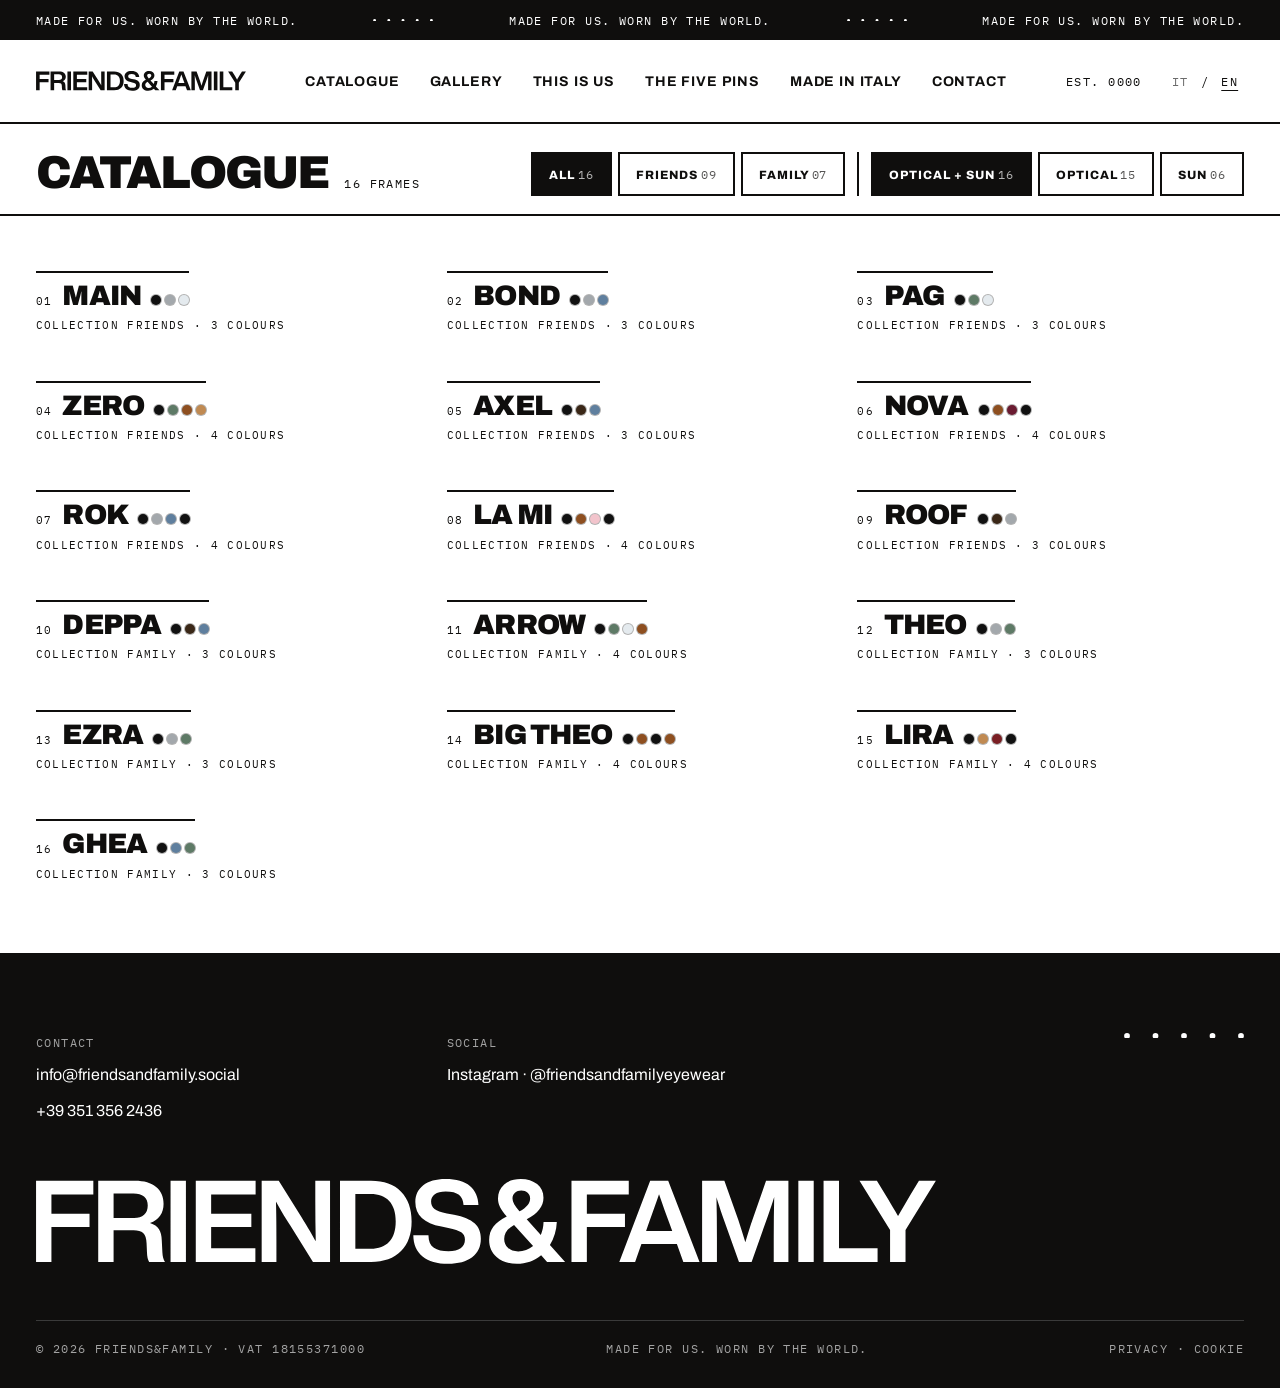
<file: en/catalogue.html>
<!doctype html>
<html lang="en">
<head>
<meta charset="utf-8">
<meta name="viewport" content="width=device-width, initial-scale=1">
<title>Catalogue — Friends&amp;Family Eyewear</title>
<meta name="description" content="Collection Friends &amp; Family: optical and sunglasses handmade in Italy.">
<meta property="og:title" content="Catalogue — Friends&amp;Family Eyewear">
<meta property="og:description" content="Collection Friends &amp; Family: optical and sunglasses handmade in Italy.">
<meta name="theme-color" content="#0F0E0D">
<link rel="preconnect" href="https://fonts.googleapis.com">
<link rel="preconnect" href="https://fonts.gstatic.com" crossorigin>
<link rel="stylesheet" href="https://fonts.googleapis.com/css2?family=Archivo:wght@400;500;700;800;900&family=IBM+Plex+Mono:wght@400;500&display=swap">
<link rel="stylesheet" href="../assets/css/style.css">
</head>
<body class="cat-page">
<a class="skip" href="#main">Skip to content</a>
<div class="topbar"><span>Made for us. Worn by the world.</span><svg class="dots" viewBox="0 0 216 10.4" aria-hidden="true"><circle cx="5.2" cy="5.2" r="5.2"/><circle cx="56.6" cy="5.2" r="5.2"/><circle cx="108.0" cy="5.2" r="5.2"/><circle cx="159.4" cy="5.2" r="5.2"/><circle cx="210.8" cy="5.2" r="5.2"/></svg><span class="hide-s">Made for us. Worn by the world.</span><svg class="dots hide-s" viewBox="0 0 216 10.4" aria-hidden="true"><circle cx="5.2" cy="5.2" r="5.2"/><circle cx="56.6" cy="5.2" r="5.2"/><circle cx="108.0" cy="5.2" r="5.2"/><circle cx="159.4" cy="5.2" r="5.2"/><circle cx="210.8" cy="5.2" r="5.2"/></svg><span class="hide-s">Made for us. Worn by the world.</span></div>
<header class="site-header">
<a class="brand" href="index.html" aria-label="Friends&amp;Family, home"><svg class="logo" viewBox="380.3 485.4 1159.5 109.2" aria-hidden="true"><path fill="currentColor" d="M454.1 505.5L400.1 505.5L400.1 530.2L449.2 530.2L449.2 547.2L400.1 547.2L400.1 592.2L380.3 592.2L380.3 487.8L454.1 487.8ZM454.1 505.5M480.2 535.7L506.6 535.7C512.1 535.7 516.4 534.4 519.5 531.6C522.6 528.8 524.2 524.7 524.2 519.5C524.2 514.4 522.6 510.5 519.4 507.9C516.3 505.3 511.7 504 505.9 504L480.2 504ZM543.1 580.1C543.3 585.2 544.4 589.3 546.4 592.2L526 592.2C524.3 589.5 523.4 585.3 523.2 579.8L522.7 568.3C522.5 561.9 521 557.4 518.3 555C515.7 552.5 511.6 551.3 506 551.3L480.2 551.3L480.2 592.2L460.4 592.2L460.4 487.8L507.8 487.8C519.5 487.8 528.6 490.4 535 495.8C541.4 501.1 544.6 508.3 544.6 517.3C544.6 523.3 543.1 528.5 540.1 532.8C537.2 537.1 532.8 540.2 527.1 542.2C532.6 544 536.5 546.7 538.7 550.3C540.9 553.9 542.1 558.6 542.3 564.5ZM543.1 580.1M553.6 487.8L573.4 487.8L573.4 592.2L553.6 592.2ZM553.6 487.8M663.2 505.5L605.9 505.5L605.9 530.2L657.7 530.2L657.7 547.2L605.9 547.2L605.9 574.5L662.9 574.5L662.9 592.2L586.1 592.2L586.1 487.8L663.2 487.8ZM663.2 505.5M740.1 487.8L759.1 487.8L759.1 592.2L737.1 592.2L708.1 545.7C699.6 532.3 693.4 521.9 689.4 514.3C689.8 526.6 690 543.5 690 564.9L690 592.2L671 592.2L671 487.8L693 487.8L722.2 534.3C730.7 548.1 736.8 558.5 740.7 565.7C740.3 549.2 740.1 532.4 740.1 515.1ZM740.1 487.8M811.5 575.2C821.8 575.2 829.7 572.2 835.3 566.2C840.9 560.2 843.7 551.4 843.7 540C843.7 528.6 840.9 519.8 835.3 513.8C829.7 507.8 821.8 504.8 811.5 504.8L791.7 504.8L791.7 575.2ZM811.8 487.8C828.5 487.8 841.5 492.4 850.6 501.8C859.7 511.1 864.2 523.9 864.2 540C864.2 556.1 859.7 568.9 850.6 578.2C841.5 587.6 828.5 592.2 811.8 592.2L771.9 592.2L771.9 487.8ZM811.8 487.8M911.2 594.6C897.1 594.6 886.1 591.4 878.3 585.1C870.5 578.8 866.5 569.7 866.4 557.8L885.9 557.8C886 565.5 888.3 570.9 892.9 574C897.4 577.1 903.7 578.6 911.8 578.6C918.6 578.6 923.8 577.3 927.4 574.7C931.1 572.1 932.9 568.4 932.9 563.5C932.9 559.4 931.3 556.2 928.2 554.1C925.1 551.9 919.5 550 911.5 548.4L902.7 546.6C880.2 542.4 869 531.8 869 514.9C869 506 872.4 498.9 879.2 493.5C886 488.1 895.6 485.4 907.8 485.4C921.9 485.4 932.4 488.4 939.3 494.4C946.3 500.3 949.9 508.5 950.3 518.9L931.1 518.9C930.7 513 928.8 508.6 925.2 505.7C921.7 502.9 916 501.4 908.1 501.4C901.9 501.4 897.2 502.6 894.1 504.9C890.9 507.2 889.3 510.3 889.3 514.3C889.3 518.5 890.8 521.8 893.7 524C896.6 526.3 902 528.2 909.7 529.7L918.8 531.5C931 533.9 939.8 537.6 945.3 542.5C950.7 547.4 953.4 554 953.4 562.5C953.4 572.7 949.7 580.6 942.2 586.2C934.7 591.8 924.4 594.6 911.2 594.6M1005.5 500.2C1002.2 500.2 999.6 501.2 997.4 503.1C995.2 505 994.2 507.5 994.2 510.5C994.2 514.8 997.2 520.2 1003.1 526.8L1003.4 527.1C1012.4 522.1 1016.9 516.6 1016.9 510.5C1016.9 507.6 1015.8 505.1 1013.7 503.2C1011.5 501.2 1008.8 500.2 1005.5 500.2M1001.5 578.7C1008.7 578.7 1015.2 576.4 1020.7 571.8L996.2 544.6C987.7 549.2 983.5 555.3 983.5 562.6C983.5 567 985.1 570.8 988.3 574C991.5 577.2 995.9 578.7 1001.5 578.7M1062 592.2L1038.8 592.2L1031.1 583.6C1022.2 590.9 1011.8 594.6 999.9 594.6C988.8 594.6 980.1 591.7 973.7 586C967.3 580.3 964.1 573 964.1 564.1C964.1 557.2 966 551.4 969.7 546.7C973.5 541.9 979.2 537.7 986.8 533.8C982.8 529.2 979.9 525.2 978.2 521.7C976.4 518.1 975.5 514.4 975.5 510.5C975.5 503.4 978.2 497.4 983.5 492.6C988.7 487.8 995.9 485.4 1004.9 485.4C1013.4 485.4 1020.4 487.6 1025.9 492C1031.3 496.4 1034.1 502.3 1034.1 509.6C1034.1 520.7 1026.9 529.9 1012.5 537.4L1030.7 557.6C1032.9 552.3 1034 546.8 1034.2 540.9L1051.3 540.9C1050.8 551.7 1047.8 561.6 1042.4 570.5ZM1062 592.2M1144 505.5L1090 505.5L1090 530.2L1139.1 530.2L1139.1 547.2L1090 547.2L1090 592.2L1070.2 592.2L1070.2 487.8L1144 487.8ZM1144 505.5M1166.3 552.3L1200 552.3L1195.9 541C1192.3 531.6 1188 519.7 1183 505.2C1178.7 517.8 1174.4 529.8 1170.2 541ZM1214.3 592.2L1206 569.2L1160.3 569.2L1152.2 592.2L1131.8 592.2L1171.6 487.8L1194.8 487.8L1235.2 592.2ZM1214.3 592.2M1320.9 487.8L1349.7 487.8L1349.7 592.2L1330.8 592.2L1330.8 560.4C1330.8 542.7 1331 525.4 1331.4 508.6C1329.3 515.6 1326.7 523.7 1323.4 532.7L1302.3 592.2L1286 592.2L1264.7 532.7C1261.5 523.2 1258.9 515.2 1257 508.9C1257.4 525.6 1257.6 542.8 1257.6 560.4L1257.6 592.2L1238.5 592.2L1238.5 487.8L1267.2 487.8L1285.3 538.5C1288.2 547.5 1291.2 557 1294.2 566.9C1297.3 556.3 1300.4 546.5 1303.5 537.5ZM1320.9 487.8M1362.5 487.8L1382.3 487.8L1382.3 592.2L1362.5 592.2ZM1362.5 487.8M1414.9 574.5L1464.6 574.5L1464.6 592.2L1395 592.2L1395 487.8L1414.9 487.8ZM1414.9 574.5M1517.9 487.8L1539.7 487.8L1500.6 551L1500.6 592.2L1480.7 592.2L1480.7 551L1441.3 487.8L1463.7 487.8L1475.3 506.7C1484.1 521.4 1489.4 530.2 1491 533.1C1494.6 526.6 1499.8 517.8 1506.4 506.5ZM1517.9 487.8"></path></svg></a>
<nav class="main-nav" id="main-nav" aria-label="Main"><a href="catalogue.html">Catalogue</a><a href="gallery.html">Gallery</a><a href="index.html#this-is-us">This is us</a><a href="index.html#five-pins">The Five Pins</a><a href="index.html#made-in-italy">Made in Italy</a><a href="index.html#contatti">Contact</a></nav>
<div class="header-right"><span class="mono hide-s">Est. 0000</span><div class="lang"><a href="../catalogo.html" hreflang="it" lang="it" aria-label="Italiano">IT</a><span aria-hidden="true">/</span><span aria-current="true">EN</span></div>
<button class="menu-btn" type="button" aria-expanded="false" aria-controls="main-nav" aria-label="Open menu"><span></span><span></span></button></div>
</header>
<main id="main" class="catalog" data-lang="en">
<div class="cat-bar wrap" id="cat-bar">
<div class="cat-bar-l"><h1 class="h-cat">Catalogue <span id="mode-label"></span></h1><span class="mono sub" id="count"></span></div>
<div class="cat-bar-r"><div class="tabs tabs-coll" role="group" aria-label="Collection"></div><div class="tabs tabs-mode" role="group" aria-label="Optical or sun"></div></div>
</div>
<div class="wrap"><div class="grid" id="grid"></div></div>
<div class="detail" id="detail" hidden role="dialog" aria-modal="true" aria-labelledby="d-name">
<div class="d-in">
<div class="d-photo"><img id="d-img" alt=""><div class="views" role="group" id="views"></div><span class="badge mono" id="counter"></span></div>
<div class="d-info">
<span class="mono sub" id="d-coll"></span>
<h2 class="h-name" id="d-name"></h2>
<span class="mono sub" id="d-meta"></span>
<span class="mono sub" id="colour"></span>
<div class="swatches" role="group" id="swatches"></div>
<div class="arrows"><button type="button" id="prev" aria-label="Previous"><svg viewBox="0 0 18 18" aria-hidden="true"><path d="M11 2L4 9L11 16" stroke="currentColor" stroke-width="2.5" fill="none"/></svg></button><button type="button" id="next" class="solid" aria-label="Next"><svg viewBox="0 0 18 18" aria-hidden="true"><path d="M7 2L14 9L7 16" stroke="currentColor" stroke-width="2.5" fill="none"/></svg></button></div>
</div>
</div>
<button type="button" class="x" id="d-close" aria-label="Close"><svg viewBox="0 0 18 18" aria-hidden="true"><path d="M2 2L16 16M16 2L2 16" stroke="currentColor" stroke-width="3" stroke-linecap="round"/></svg></button>
</div>
</main>
<footer id="contatti" class="site-footer">
<div class="foot-grid">
<div><span class="mono dim">Contact</span><a href="mailto:info@friendsandfamily.social">info@friendsandfamily.social</a><a href="tel:+393513562436">+39 351 356 2436</a></div>
<div><span class="mono dim">Social</span><a href="https://www.instagram.com/friendsandfamilyeyewear/">Instagram · @friendsandfamilyeyewear</a></div>
<div class="foot-dots"><svg class="dots" viewBox="0 0 216 10.4" aria-hidden="true"><circle cx="5.2" cy="5.2" r="5.2"/><circle cx="56.6" cy="5.2" r="5.2"/><circle cx="108.0" cy="5.2" r="5.2"/><circle cx="159.4" cy="5.2" r="5.2"/><circle cx="210.8" cy="5.2" r="5.2"/></svg></div>
</div>
<svg class="foot-logo" viewBox="380.3 485.4 1159.5 109.2" aria-hidden="true"><path fill="currentColor" d="M454.1 505.5L400.1 505.5L400.1 530.2L449.2 530.2L449.2 547.2L400.1 547.2L400.1 592.2L380.3 592.2L380.3 487.8L454.1 487.8ZM454.1 505.5M480.2 535.7L506.6 535.7C512.1 535.7 516.4 534.4 519.5 531.6C522.6 528.8 524.2 524.7 524.2 519.5C524.2 514.4 522.6 510.5 519.4 507.9C516.3 505.3 511.7 504 505.9 504L480.2 504ZM543.1 580.1C543.3 585.2 544.4 589.3 546.4 592.2L526 592.2C524.3 589.5 523.4 585.3 523.2 579.8L522.7 568.3C522.5 561.9 521 557.4 518.3 555C515.7 552.5 511.6 551.3 506 551.3L480.2 551.3L480.2 592.2L460.4 592.2L460.4 487.8L507.8 487.8C519.5 487.8 528.6 490.4 535 495.8C541.4 501.1 544.6 508.3 544.6 517.3C544.6 523.3 543.1 528.5 540.1 532.8C537.2 537.1 532.8 540.2 527.1 542.2C532.6 544 536.5 546.7 538.7 550.3C540.9 553.9 542.1 558.6 542.3 564.5ZM543.1 580.1M553.6 487.8L573.4 487.8L573.4 592.2L553.6 592.2ZM553.6 487.8M663.2 505.5L605.9 505.5L605.9 530.2L657.7 530.2L657.7 547.2L605.9 547.2L605.9 574.5L662.9 574.5L662.9 592.2L586.1 592.2L586.1 487.8L663.2 487.8ZM663.2 505.5M740.1 487.8L759.1 487.8L759.1 592.2L737.1 592.2L708.1 545.7C699.6 532.3 693.4 521.9 689.4 514.3C689.8 526.6 690 543.5 690 564.9L690 592.2L671 592.2L671 487.8L693 487.8L722.2 534.3C730.7 548.1 736.8 558.5 740.7 565.7C740.3 549.2 740.1 532.4 740.1 515.1ZM740.1 487.8M811.5 575.2C821.8 575.2 829.7 572.2 835.3 566.2C840.9 560.2 843.7 551.4 843.7 540C843.7 528.6 840.9 519.8 835.3 513.8C829.7 507.8 821.8 504.8 811.5 504.8L791.7 504.8L791.7 575.2ZM811.8 487.8C828.5 487.8 841.5 492.4 850.6 501.8C859.7 511.1 864.2 523.9 864.2 540C864.2 556.1 859.7 568.9 850.6 578.2C841.5 587.6 828.5 592.2 811.8 592.2L771.9 592.2L771.9 487.8ZM811.8 487.8M911.2 594.6C897.1 594.6 886.1 591.4 878.3 585.1C870.5 578.8 866.5 569.7 866.4 557.8L885.9 557.8C886 565.5 888.3 570.9 892.9 574C897.4 577.1 903.7 578.6 911.8 578.6C918.6 578.6 923.8 577.3 927.4 574.7C931.1 572.1 932.9 568.4 932.9 563.5C932.9 559.4 931.3 556.2 928.2 554.1C925.1 551.9 919.5 550 911.5 548.4L902.7 546.6C880.2 542.4 869 531.8 869 514.9C869 506 872.4 498.9 879.2 493.5C886 488.1 895.6 485.4 907.8 485.4C921.9 485.4 932.4 488.4 939.3 494.4C946.3 500.3 949.9 508.5 950.3 518.9L931.1 518.9C930.7 513 928.8 508.6 925.2 505.7C921.7 502.9 916 501.4 908.1 501.4C901.9 501.4 897.2 502.6 894.1 504.9C890.9 507.2 889.3 510.3 889.3 514.3C889.3 518.5 890.8 521.8 893.7 524C896.6 526.3 902 528.2 909.7 529.7L918.8 531.5C931 533.9 939.8 537.6 945.3 542.5C950.7 547.4 953.4 554 953.4 562.5C953.4 572.7 949.7 580.6 942.2 586.2C934.7 591.8 924.4 594.6 911.2 594.6M1005.5 500.2C1002.2 500.2 999.6 501.2 997.4 503.1C995.2 505 994.2 507.5 994.2 510.5C994.2 514.8 997.2 520.2 1003.1 526.8L1003.4 527.1C1012.4 522.1 1016.9 516.6 1016.9 510.5C1016.9 507.6 1015.8 505.1 1013.7 503.2C1011.5 501.2 1008.8 500.2 1005.5 500.2M1001.5 578.7C1008.7 578.7 1015.2 576.4 1020.7 571.8L996.2 544.6C987.7 549.2 983.5 555.3 983.5 562.6C983.5 567 985.1 570.8 988.3 574C991.5 577.2 995.9 578.7 1001.5 578.7M1062 592.2L1038.8 592.2L1031.1 583.6C1022.2 590.9 1011.8 594.6 999.9 594.6C988.8 594.6 980.1 591.7 973.7 586C967.3 580.3 964.1 573 964.1 564.1C964.1 557.2 966 551.4 969.7 546.7C973.5 541.9 979.2 537.7 986.8 533.8C982.8 529.2 979.9 525.2 978.2 521.7C976.4 518.1 975.5 514.4 975.5 510.5C975.5 503.4 978.2 497.4 983.5 492.6C988.7 487.8 995.9 485.4 1004.9 485.4C1013.4 485.4 1020.4 487.6 1025.9 492C1031.3 496.4 1034.1 502.3 1034.1 509.6C1034.1 520.7 1026.9 529.9 1012.5 537.4L1030.7 557.6C1032.9 552.3 1034 546.8 1034.2 540.9L1051.3 540.9C1050.8 551.7 1047.8 561.6 1042.4 570.5ZM1062 592.2M1144 505.5L1090 505.5L1090 530.2L1139.1 530.2L1139.1 547.2L1090 547.2L1090 592.2L1070.2 592.2L1070.2 487.8L1144 487.8ZM1144 505.5M1166.3 552.3L1200 552.3L1195.9 541C1192.3 531.6 1188 519.7 1183 505.2C1178.7 517.8 1174.4 529.8 1170.2 541ZM1214.3 592.2L1206 569.2L1160.3 569.2L1152.2 592.2L1131.8 592.2L1171.6 487.8L1194.8 487.8L1235.2 592.2ZM1214.3 592.2M1320.9 487.8L1349.7 487.8L1349.7 592.2L1330.8 592.2L1330.8 560.4C1330.8 542.7 1331 525.4 1331.4 508.6C1329.3 515.6 1326.7 523.7 1323.4 532.7L1302.3 592.2L1286 592.2L1264.7 532.7C1261.5 523.2 1258.9 515.2 1257 508.9C1257.4 525.6 1257.6 542.8 1257.6 560.4L1257.6 592.2L1238.5 592.2L1238.5 487.8L1267.2 487.8L1285.3 538.5C1288.2 547.5 1291.2 557 1294.2 566.9C1297.3 556.3 1300.4 546.5 1303.5 537.5ZM1320.9 487.8M1362.5 487.8L1382.3 487.8L1382.3 592.2L1362.5 592.2ZM1362.5 487.8M1414.9 574.5L1464.6 574.5L1464.6 592.2L1395 592.2L1395 487.8L1414.9 487.8ZM1414.9 574.5M1517.9 487.8L1539.7 487.8L1500.6 551L1500.6 592.2L1480.7 592.2L1480.7 551L1441.3 487.8L1463.7 487.8L1475.3 506.7C1484.1 521.4 1489.4 530.2 1491 533.1C1494.6 526.6 1499.8 517.8 1506.4 506.5ZM1517.9 487.8"></path></svg>
<div class="foot-bar mono dim"><span>© 2026 Friends&amp;Family · VAT 18155371000</span><span>Made for us. Worn by the world.</span><span>Privacy · Cookie</span></div>
</footer>
<script>window.FF_MODELS = [{"name": "Main", "size": "48□24 · 145", "colors": [{"code": "01", "c": 1, "side": "frames/main-01-side.jpg", "front": "frames/main-01-front.jpg"}, {"code": "03", "c": 3, "side": "frames/main-03-side.jpg", "front": "frames/main-03-front.jpg"}, {"code": "06", "c": 6, "side": "frames/main-06-side.jpg", "front": "frames/main-06-front.jpg"}], "id": "main", "coll": "friends", "kind": "vista"}, {"name": "Bond", "size": "[calibro]", "colors": [{"code": "01", "c": 1, "side": "frames/bond-01-side.jpg", "front": "frames/bond-01-front.jpg"}, {"code": "03", "c": 3, "side": "frames/bond-03-side.jpg", "front": "frames/bond-03-front.jpg"}, {"code": "04", "c": 4, "side": "frames/bond-04-side.jpg", "front": "frames/bond-04-front.jpg"}], "id": "bond", "coll": "friends", "kind": "vista"}, {"name": "Pag", "size": "51□21 · 145", "colors": [{"code": "01", "c": 1, "side": "frames/pag-01-side.jpg", "front": "frames/pag-01-front.jpg"}, {"code": "05", "c": 5, "side": "frames/pag-05-side.jpg", "front": "frames/pag-05-front.jpg"}, {"code": "06", "c": 6, "side": "frames/pag-06-side.jpg", "front": "frames/pag-06-front.jpg"}], "id": "pag", "coll": "friends", "kind": "vista"}, {"name": "Zero", "size": "50□23 · 145", "colors": [{"code": "01s", "c": 1, "side": "frames/zero-01s-side.jpg", "front": "frames/zero-01s-front.jpg", "lens": "grey"}, {"code": "05s", "c": 5, "side": "frames/zero-05s-side.jpg", "front": "frames/zero-05s-front.jpg", "lens": "grey"}, {"code": "07s", "c": 7, "side": "frames/zero-07s-side.jpg", "front": "frames/zero-07s-front.jpg", "lens": "blue"}, {"code": "09s", "c": 9, "side": "frames/zero-09s-side.jpg", "front": "frames/zero-09s-front.jpg", "lens": "blue"}], "id": "zero", "coll": "friends", "kind": "sole"}, {"name": "Axel", "size": "[calibro]", "colors": [{"code": "01", "c": 1, "side": "frames/axel-01-side.jpg", "front": "frames/axel-01-front.jpg"}, {"code": "02", "c": 2, "side": "frames/axel-02-side.jpg", "front": "frames/axel-02-front.jpg"}, {"code": "04", "c": 4, "side": "frames/axel-04-side.jpg", "front": "frames/axel-04-front.jpg"}], "id": "axel", "coll": "friends", "kind": "vista"}, {"name": "Nova", "size": "51□23 · 145", "colors": [{"code": "01", "c": 1, "side": "frames/nova-01-side.jpg", "front": "frames/nova-01-front.jpg"}, {"code": "07", "c": 7, "side": "frames/nova-07-side.jpg", "front": "frames/nova-07-front.jpg"}, {"code": "08", "c": 8, "side": "frames/nova-08-side.jpg", "front": "frames/nova-08-front.jpg"}, {"code": "01s", "c": 1, "side": "frames/nova-01s-side.jpg", "front": "frames/nova-01s-front.jpg", "lens": "grey"}], "id": "nova", "coll": "friends", "kind": "mix"}, {"name": "Rok", "size": "51□23 · 145", "colors": [{"code": "01", "c": 1, "side": "frames/rok-01-side.jpg", "front": "frames/rok-01-front.jpg"}, {"code": "03", "c": 3, "side": "frames/rok-03-side.jpg", "front": "frames/rok-03-front.jpg"}, {"code": "04", "c": 4, "side": "frames/rok-04-side.jpg", "front": "frames/rok-04-front.jpg"}, {"code": "01s", "c": 1, "side": "frames/rok-01s-side.jpg", "front": "frames/rok-01s-front.jpg", "lens": "grey"}], "id": "rok", "coll": "friends", "kind": "mix"}, {"name": "La Mi", "size": "49□20 · 145", "colors": [{"code": "01", "c": 1, "side": "frames/lami-01-side.jpg", "front": "frames/lami-01-front.jpg"}, {"code": "07", "c": 7, "side": "frames/lami-07-side.jpg", "front": "frames/lami-07-front.jpg"}, {"code": "10", "c": 10, "side": "frames/lami-10-side.jpg", "front": "frames/lami-10-front.jpg"}, {"code": "01s", "c": 1, "side": "frames/lami-01s-side.jpg", "front": "frames/lami-01s-front.jpg", "lens": "grey"}], "id": "lami", "coll": "friends", "kind": "mix"}, {"name": "Roof", "size": "54□21 · 145", "colors": [{"code": "01", "c": 1, "side": "frames/roof-01-side.jpg", "front": "frames/roof-01-front.jpg"}, {"code": "02", "c": 2, "side": "frames/roof-02-side.jpg", "front": "frames/roof-02-front.jpg"}, {"code": "03", "c": 3, "side": "frames/roof-03-side.jpg", "front": "frames/roof-03-front.jpg"}], "id": "roof", "coll": "friends", "kind": "vista"}, {"name": "Deppa", "size": "50□19 · 145", "colors": [{"code": "01", "c": 1, "side": "frames/deppa-01-side.jpg", "front": "frames/deppa-01-front.jpg"}, {"code": "02", "c": 2, "side": "frames/deppa-02-side.jpg", "front": "frames/deppa-02-front.jpg"}, {"code": "04", "c": 4, "side": "frames/deppa-04-side.jpg", "front": "frames/deppa-04-front.jpg"}], "id": "deppa", "coll": "family", "kind": "vista"}, {"name": "Arrow", "size": "[calibro]", "colors": [{"code": "01", "c": 1, "side": "frames/arrow-01-side.jpg", "front": "frames/arrow-01-front.jpg"}, {"code": "05", "c": 5, "side": "frames/arrow-05-side.jpg", "front": "frames/arrow-05-front.jpg"}, {"code": "06", "c": 6, "side": "frames/arrow-06-side.jpg", "front": "frames/arrow-06-front.jpg"}, {"code": "07", "c": 7, "side": "frames/arrow-07-side.jpg", "front": "frames/arrow-07-front.jpg"}], "id": "arrow", "coll": "family", "kind": "vista"}, {"name": "Theo", "size": "43□25 · 145", "colors": [{"code": "01", "c": 1, "side": "frames/theo-01-side.jpg", "front": "frames/theo-01-front.jpg"}, {"code": "03", "c": 3, "side": "frames/theo-03-side.jpg", "front": "frames/theo-03-front.jpg"}, {"code": "05", "c": 5, "side": "frames/theo-05-side.jpg", "front": "frames/theo-05-front.jpg"}], "id": "theo", "coll": "family", "kind": "vista"}, {"name": "Ezra", "size": "47□22 · 145", "colors": [{"code": "01", "c": 1, "side": "frames/ezra-01-side.jpg", "front": "frames/ezra-01-front.jpg"}, {"code": "03", "c": 3, "side": "frames/ezra-03-side.jpg", "front": "frames/ezra-03-front.jpg"}, {"code": "05", "c": 5, "side": "frames/ezra-05-side.jpg", "front": "frames/ezra-05-front.jpg"}], "id": "ezra", "coll": "family", "kind": "vista"}, {"name": "Big Theo", "size": "[calibro]", "colors": [{"code": "01", "c": 1, "side": "frames/bigtheo-01-side.jpg", "front": "frames/bigtheo-01-front.jpg"}, {"code": "07", "c": 7, "side": "frames/bigtheo-07-side.jpg", "front": "frames/bigtheo-07-front.jpg"}, {"code": "01s", "c": 1, "side": "frames/bigtheo-01s-side.jpg", "front": "frames/bigtheo-01s-front.jpg", "lens": "grey"}, {"code": "07s", "c": 7, "side": "frames/bigtheo-07s-side.jpg", "front": "frames/bigtheo-07s-front.jpg", "lens": "blue"}], "id": "bigtheo", "coll": "family", "kind": "mix"}, {"name": "Lira", "size": "53□20 · 145", "colors": [{"code": "01", "c": 1, "side": "frames/lira-01-side.jpg", "front": "frames/lira-01-front.jpg"}, {"code": "09", "c": 9, "side": "frames/lira-09-side.jpg", "front": "frames/lira-09-front.jpg"}, {"code": "11", "c": 11, "side": "frames/lira-11-side.jpg", "front": "frames/lira-11-front.jpg"}, {"code": "01s", "c": 1, "side": "frames/lira-01s-side.jpg", "front": "frames/lira-01s-front.jpg", "lens": "grey"}], "id": "lira", "coll": "family", "kind": "mix"}, {"name": "Ghea", "size": "48□22 · 145", "colors": [{"code": "01", "c": 1, "side": "frames/ghea-01-side.jpg", "front": "frames/ghea-01-front.jpg"}, {"code": "04", "c": 4, "side": "frames/ghea-04-side.jpg", "front": "frames/ghea-04-front.jpg"}, {"code": "05", "c": 5, "side": "frames/ghea-05-side.jpg", "front": null}], "id": "ghea", "coll": "family", "kind": "vista"}];</script>
<script src="../assets/js/site.js"></script>
<script src="../assets/js/catalog.js"></script>
</body>
</html>
</file>
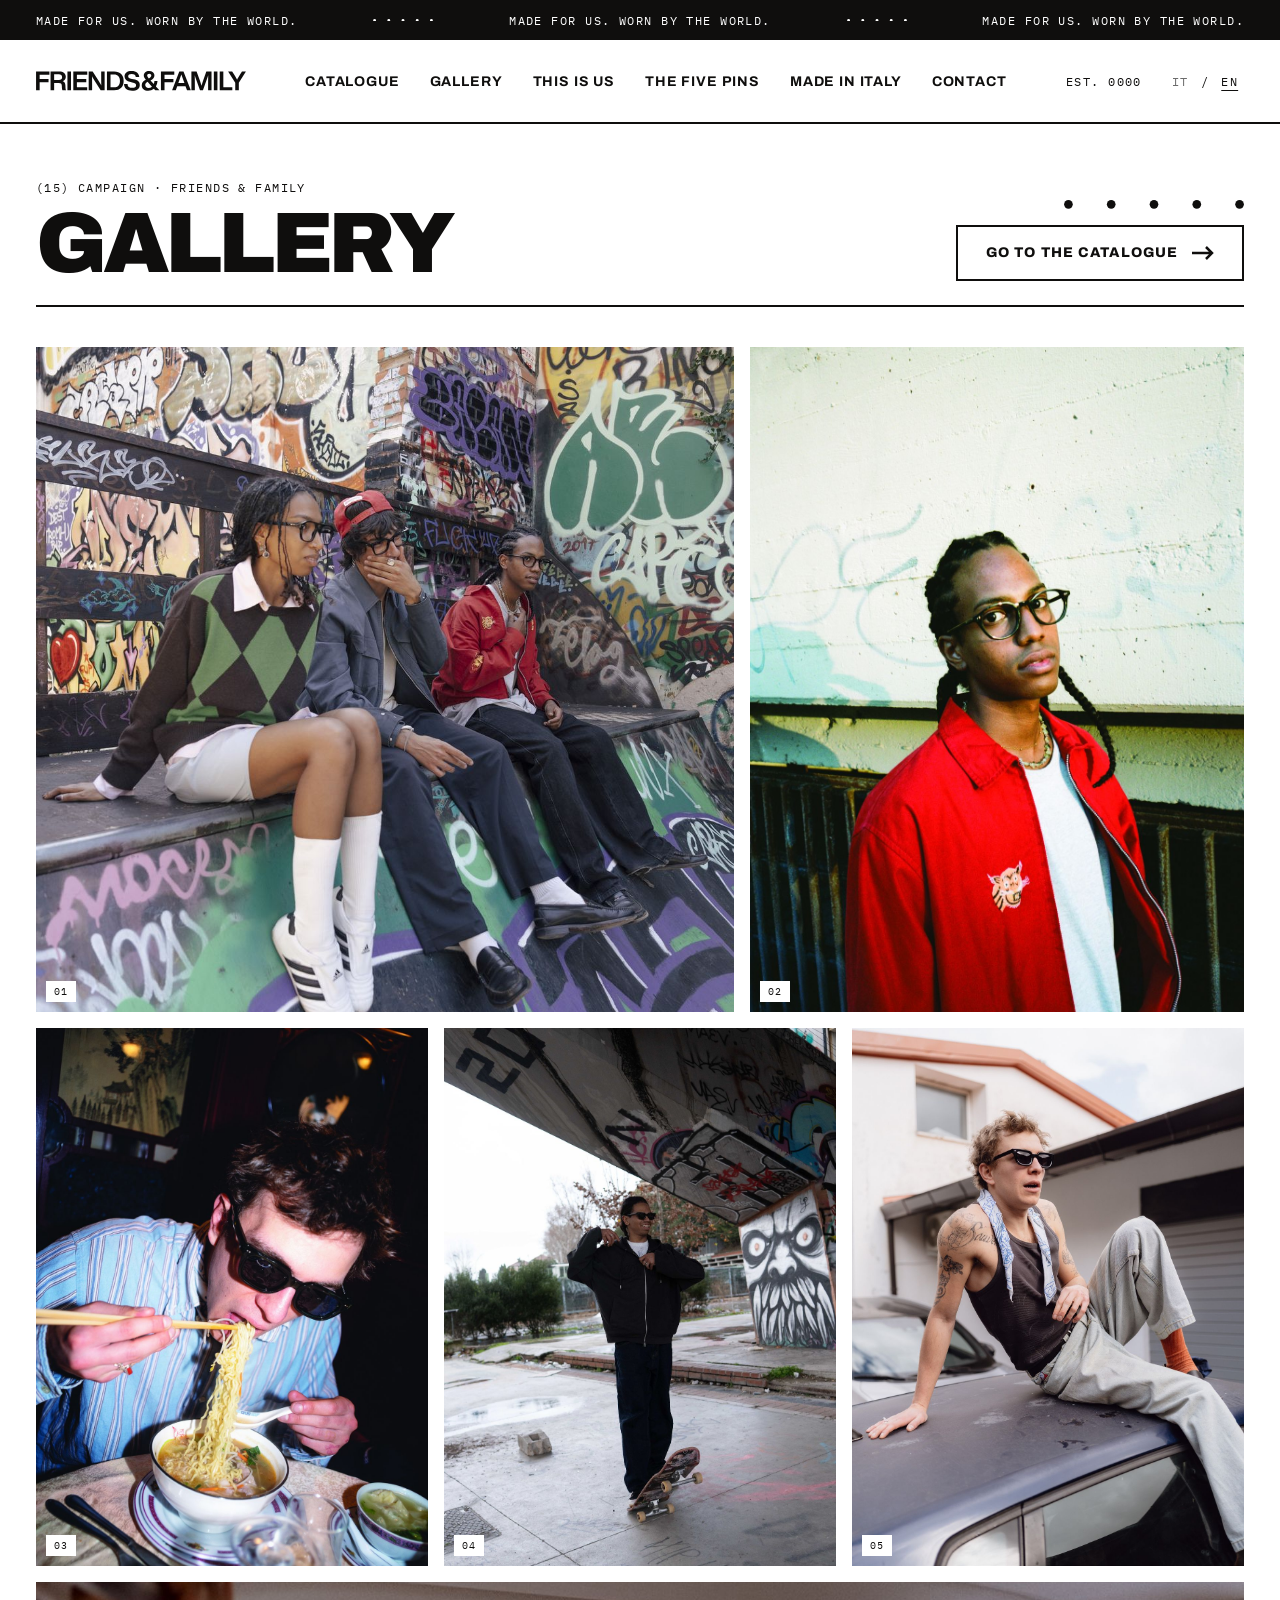
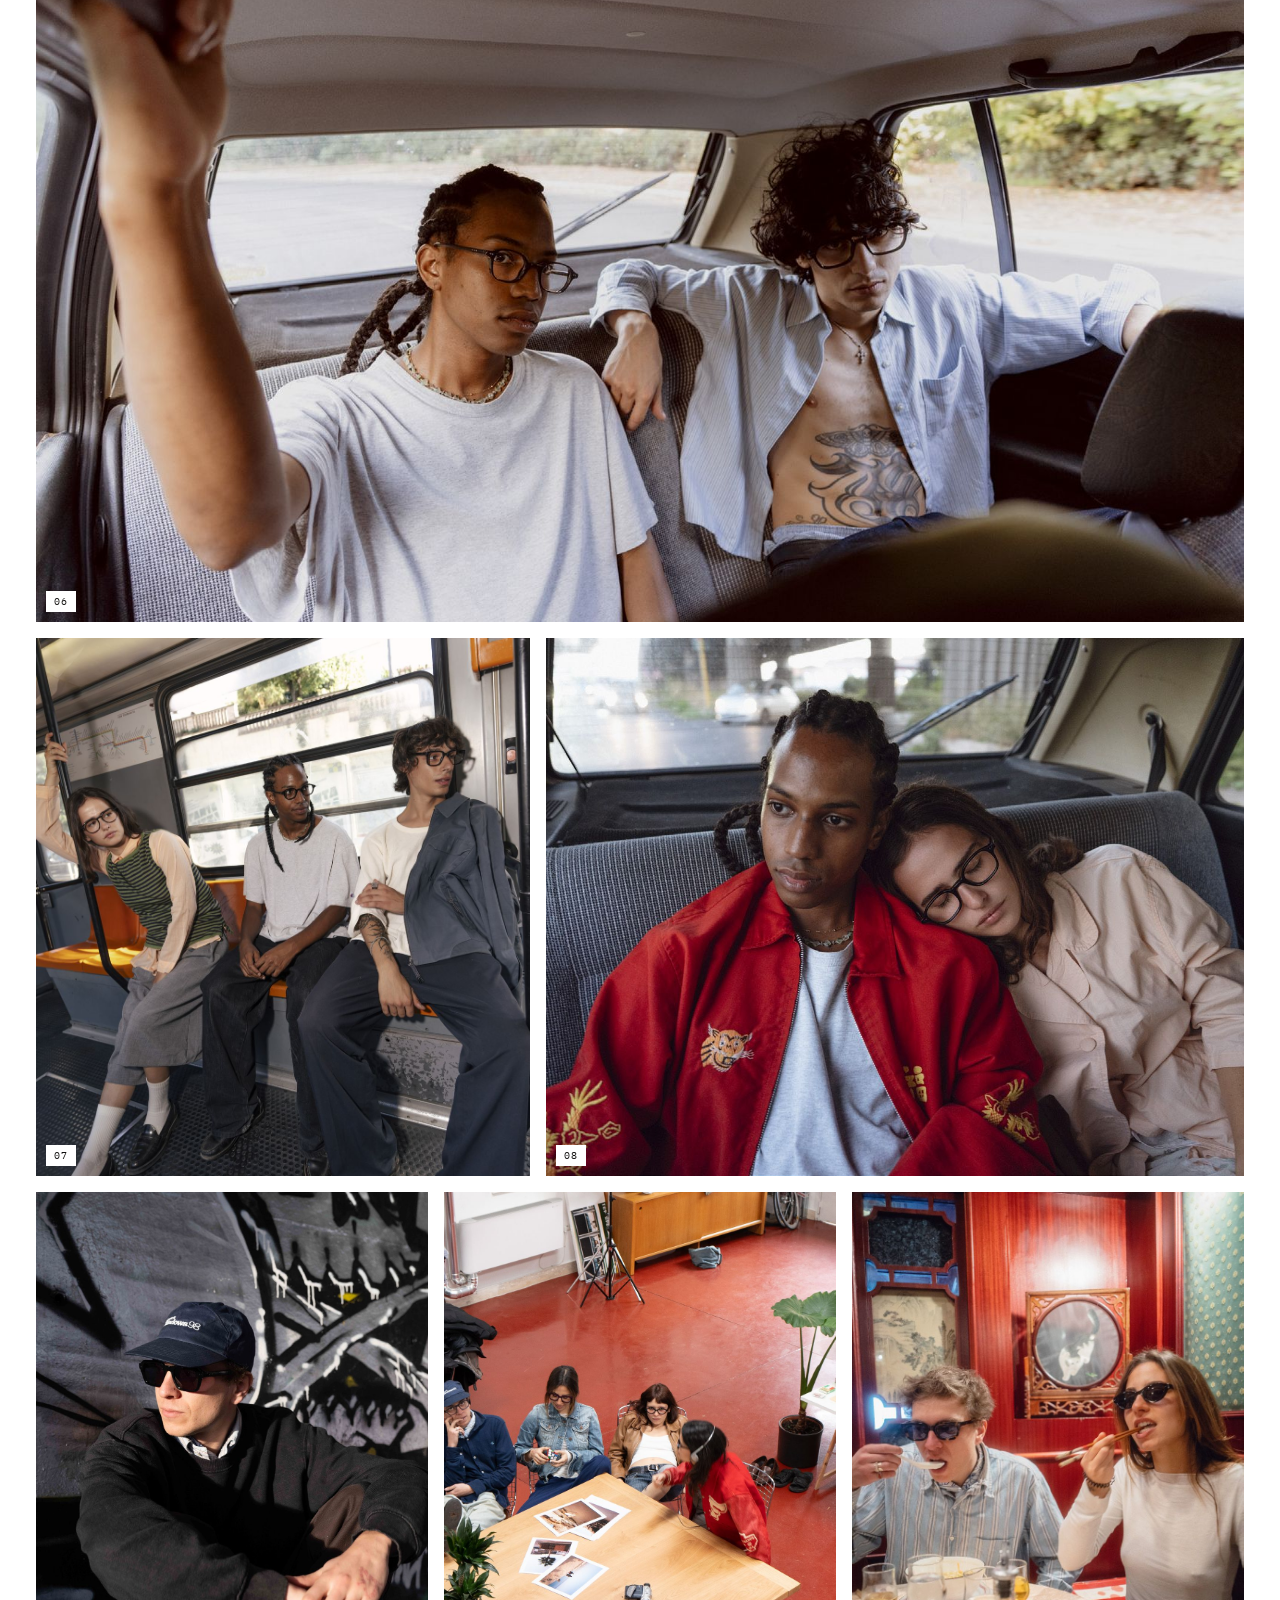
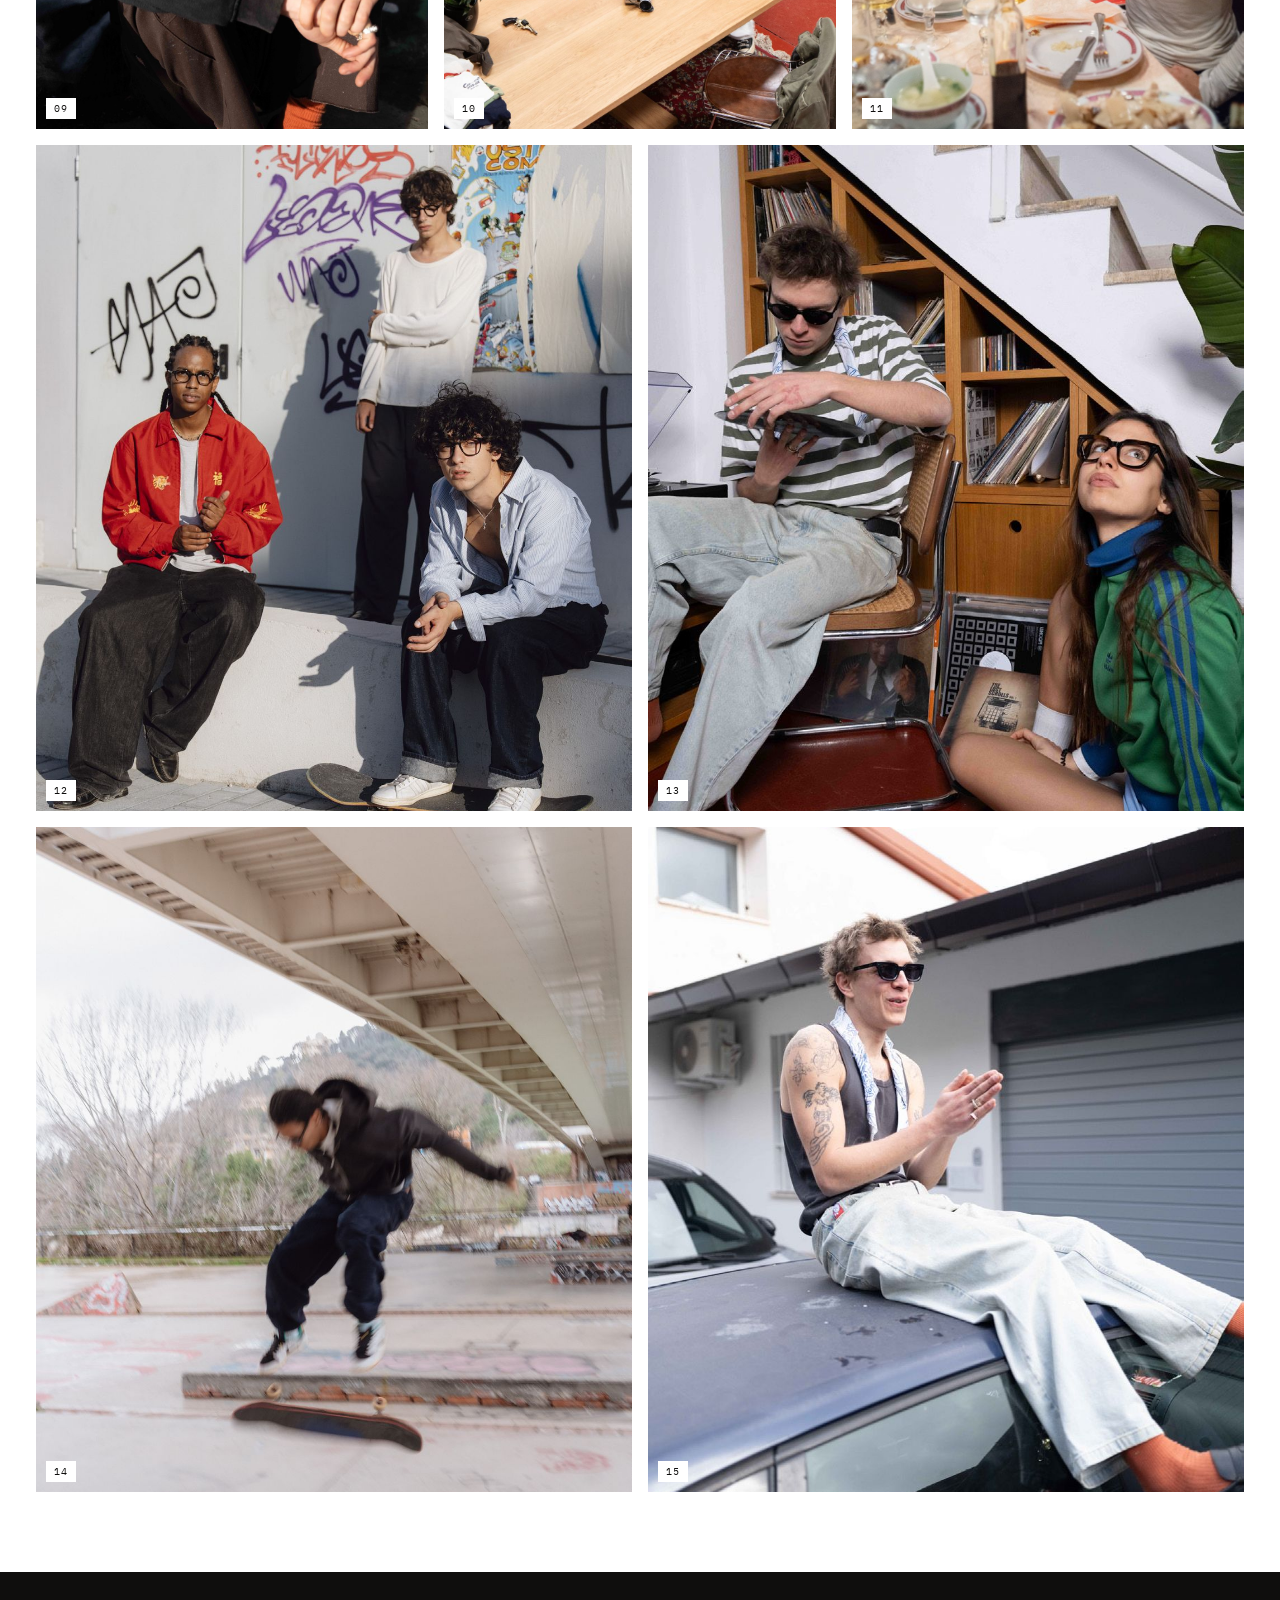
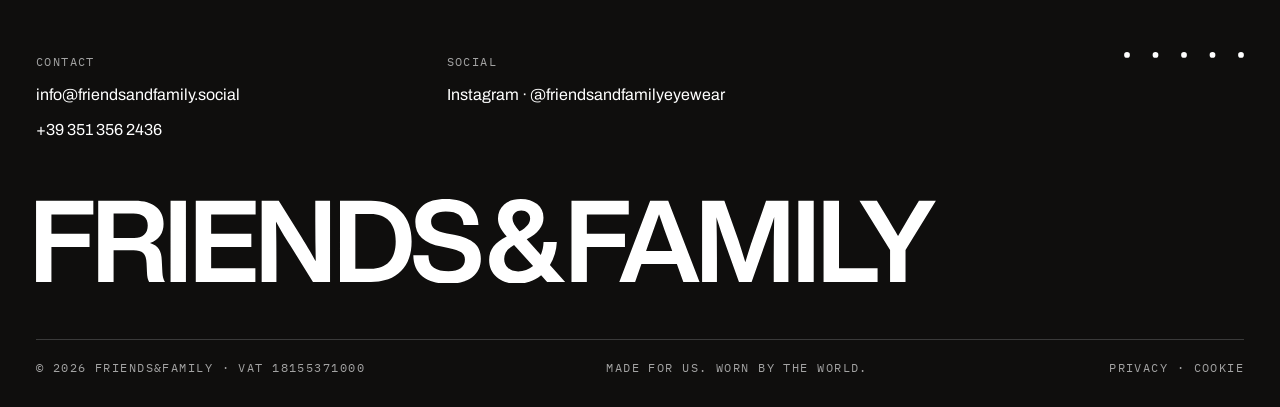
<file: en/gallery.html>
<!doctype html>
<html lang="en">
<head>
<meta charset="utf-8">
<meta name="viewport" content="width=device-width, initial-scale=1">
<title>Gallery — Friends&amp;Family Eyewear</title>
<meta name="description" content="Gallery: the Friends &amp; Family campaign.">
<meta property="og:title" content="Gallery — Friends&amp;Family Eyewear">
<meta property="og:description" content="Gallery: the Friends &amp; Family campaign.">
<meta name="theme-color" content="#0F0E0D">
<link rel="preconnect" href="https://fonts.googleapis.com">
<link rel="preconnect" href="https://fonts.gstatic.com" crossorigin>
<link rel="stylesheet" href="https://fonts.googleapis.com/css2?family=Archivo:wght@400;500;700;800;900&family=IBM+Plex+Mono:wght@400;500&display=swap">
<link rel="stylesheet" href="../assets/css/style.css">
</head>
<body>
<a class="skip" href="#main">Skip to content</a>
<div class="topbar"><span>Made for us. Worn by the world.</span><svg class="dots" viewBox="0 0 216 10.4" aria-hidden="true"><circle cx="5.2" cy="5.2" r="5.2"/><circle cx="56.6" cy="5.2" r="5.2"/><circle cx="108.0" cy="5.2" r="5.2"/><circle cx="159.4" cy="5.2" r="5.2"/><circle cx="210.8" cy="5.2" r="5.2"/></svg><span class="hide-s">Made for us. Worn by the world.</span><svg class="dots hide-s" viewBox="0 0 216 10.4" aria-hidden="true"><circle cx="5.2" cy="5.2" r="5.2"/><circle cx="56.6" cy="5.2" r="5.2"/><circle cx="108.0" cy="5.2" r="5.2"/><circle cx="159.4" cy="5.2" r="5.2"/><circle cx="210.8" cy="5.2" r="5.2"/></svg><span class="hide-s">Made for us. Worn by the world.</span></div>
<header class="site-header">
<a class="brand" href="index.html" aria-label="Friends&amp;Family, home"><svg class="logo" viewBox="380.3 485.4 1159.5 109.2" aria-hidden="true"><path fill="currentColor" d="M454.1 505.5L400.1 505.5L400.1 530.2L449.2 530.2L449.2 547.2L400.1 547.2L400.1 592.2L380.3 592.2L380.3 487.8L454.1 487.8ZM454.1 505.5M480.2 535.7L506.6 535.7C512.1 535.7 516.4 534.4 519.5 531.6C522.6 528.8 524.2 524.7 524.2 519.5C524.2 514.4 522.6 510.5 519.4 507.9C516.3 505.3 511.7 504 505.9 504L480.2 504ZM543.1 580.1C543.3 585.2 544.4 589.3 546.4 592.2L526 592.2C524.3 589.5 523.4 585.3 523.2 579.8L522.7 568.3C522.5 561.9 521 557.4 518.3 555C515.7 552.5 511.6 551.3 506 551.3L480.2 551.3L480.2 592.2L460.4 592.2L460.4 487.8L507.8 487.8C519.5 487.8 528.6 490.4 535 495.8C541.4 501.1 544.6 508.3 544.6 517.3C544.6 523.3 543.1 528.5 540.1 532.8C537.2 537.1 532.8 540.2 527.1 542.2C532.6 544 536.5 546.7 538.7 550.3C540.9 553.9 542.1 558.6 542.3 564.5ZM543.1 580.1M553.6 487.8L573.4 487.8L573.4 592.2L553.6 592.2ZM553.6 487.8M663.2 505.5L605.9 505.5L605.9 530.2L657.7 530.2L657.7 547.2L605.9 547.2L605.9 574.5L662.9 574.5L662.9 592.2L586.1 592.2L586.1 487.8L663.2 487.8ZM663.2 505.5M740.1 487.8L759.1 487.8L759.1 592.2L737.1 592.2L708.1 545.7C699.6 532.3 693.4 521.9 689.4 514.3C689.8 526.6 690 543.5 690 564.9L690 592.2L671 592.2L671 487.8L693 487.8L722.2 534.3C730.7 548.1 736.8 558.5 740.7 565.7C740.3 549.2 740.1 532.4 740.1 515.1ZM740.1 487.8M811.5 575.2C821.8 575.2 829.7 572.2 835.3 566.2C840.9 560.2 843.7 551.4 843.7 540C843.7 528.6 840.9 519.8 835.3 513.8C829.7 507.8 821.8 504.8 811.5 504.8L791.7 504.8L791.7 575.2ZM811.8 487.8C828.5 487.8 841.5 492.4 850.6 501.8C859.7 511.1 864.2 523.9 864.2 540C864.2 556.1 859.7 568.9 850.6 578.2C841.5 587.6 828.5 592.2 811.8 592.2L771.9 592.2L771.9 487.8ZM811.8 487.8M911.2 594.6C897.1 594.6 886.1 591.4 878.3 585.1C870.5 578.8 866.5 569.7 866.4 557.8L885.9 557.8C886 565.5 888.3 570.9 892.9 574C897.4 577.1 903.7 578.6 911.8 578.6C918.6 578.6 923.8 577.3 927.4 574.7C931.1 572.1 932.9 568.4 932.9 563.5C932.9 559.4 931.3 556.2 928.2 554.1C925.1 551.9 919.5 550 911.5 548.4L902.7 546.6C880.2 542.4 869 531.8 869 514.9C869 506 872.4 498.9 879.2 493.5C886 488.1 895.6 485.4 907.8 485.4C921.9 485.4 932.4 488.4 939.3 494.4C946.3 500.3 949.9 508.5 950.3 518.9L931.1 518.9C930.7 513 928.8 508.6 925.2 505.7C921.7 502.9 916 501.4 908.1 501.4C901.9 501.4 897.2 502.6 894.1 504.9C890.9 507.2 889.3 510.3 889.3 514.3C889.3 518.5 890.8 521.8 893.7 524C896.6 526.3 902 528.2 909.7 529.7L918.8 531.5C931 533.9 939.8 537.6 945.3 542.5C950.7 547.4 953.4 554 953.4 562.5C953.4 572.7 949.7 580.6 942.2 586.2C934.7 591.8 924.4 594.6 911.2 594.6M1005.5 500.2C1002.2 500.2 999.6 501.2 997.4 503.1C995.2 505 994.2 507.5 994.2 510.5C994.2 514.8 997.2 520.2 1003.1 526.8L1003.4 527.1C1012.4 522.1 1016.9 516.6 1016.9 510.5C1016.9 507.6 1015.8 505.1 1013.7 503.2C1011.5 501.2 1008.8 500.2 1005.5 500.2M1001.5 578.7C1008.7 578.7 1015.2 576.4 1020.7 571.8L996.2 544.6C987.7 549.2 983.5 555.3 983.5 562.6C983.5 567 985.1 570.8 988.3 574C991.5 577.2 995.9 578.7 1001.5 578.7M1062 592.2L1038.8 592.2L1031.1 583.6C1022.2 590.9 1011.8 594.6 999.9 594.6C988.8 594.6 980.1 591.7 973.7 586C967.3 580.3 964.1 573 964.1 564.1C964.1 557.2 966 551.4 969.7 546.7C973.5 541.9 979.2 537.7 986.8 533.8C982.8 529.2 979.9 525.2 978.2 521.7C976.4 518.1 975.5 514.4 975.5 510.5C975.5 503.4 978.2 497.4 983.5 492.6C988.7 487.8 995.9 485.4 1004.9 485.4C1013.4 485.4 1020.4 487.6 1025.9 492C1031.3 496.4 1034.1 502.3 1034.1 509.6C1034.1 520.7 1026.9 529.9 1012.5 537.4L1030.7 557.6C1032.9 552.3 1034 546.8 1034.2 540.9L1051.3 540.9C1050.8 551.7 1047.8 561.6 1042.4 570.5ZM1062 592.2M1144 505.5L1090 505.5L1090 530.2L1139.1 530.2L1139.1 547.2L1090 547.2L1090 592.2L1070.2 592.2L1070.2 487.8L1144 487.8ZM1144 505.5M1166.3 552.3L1200 552.3L1195.9 541C1192.3 531.6 1188 519.7 1183 505.2C1178.7 517.8 1174.4 529.8 1170.2 541ZM1214.3 592.2L1206 569.2L1160.3 569.2L1152.2 592.2L1131.8 592.2L1171.6 487.8L1194.8 487.8L1235.2 592.2ZM1214.3 592.2M1320.9 487.8L1349.7 487.8L1349.7 592.2L1330.8 592.2L1330.8 560.4C1330.8 542.7 1331 525.4 1331.4 508.6C1329.3 515.6 1326.7 523.7 1323.4 532.7L1302.3 592.2L1286 592.2L1264.7 532.7C1261.5 523.2 1258.9 515.2 1257 508.9C1257.4 525.6 1257.6 542.8 1257.6 560.4L1257.6 592.2L1238.5 592.2L1238.5 487.8L1267.2 487.8L1285.3 538.5C1288.2 547.5 1291.2 557 1294.2 566.9C1297.3 556.3 1300.4 546.5 1303.5 537.5ZM1320.9 487.8M1362.5 487.8L1382.3 487.8L1382.3 592.2L1362.5 592.2ZM1362.5 487.8M1414.9 574.5L1464.6 574.5L1464.6 592.2L1395 592.2L1395 487.8L1414.9 487.8ZM1414.9 574.5M1517.9 487.8L1539.7 487.8L1500.6 551L1500.6 592.2L1480.7 592.2L1480.7 551L1441.3 487.8L1463.7 487.8L1475.3 506.7C1484.1 521.4 1489.4 530.2 1491 533.1C1494.6 526.6 1499.8 517.8 1506.4 506.5ZM1517.9 487.8"></path></svg></a>
<nav class="main-nav" id="main-nav" aria-label="Main"><a href="catalogue.html">Catalogue</a><a href="gallery.html">Gallery</a><a href="index.html#this-is-us">This is us</a><a href="index.html#five-pins">The Five Pins</a><a href="index.html#made-in-italy">Made in Italy</a><a href="index.html#contatti">Contact</a></nav>
<div class="header-right"><span class="mono hide-s">Est. 0000</span><div class="lang"><a href="../gallery.html" hreflang="it" lang="it" aria-label="Italiano">IT</a><span aria-hidden="true">/</span><span aria-current="true">EN</span></div>
<button class="menu-btn" type="button" aria-expanded="false" aria-controls="main-nav" aria-label="Open menu"><span></span><span></span></button></div>
</header>
<main id="main" class="gallery-page">
<div class="wrap gal-head"><div><span class="mono">(15) Campaign · Friends &amp; Family</span><h1 class="h-gal">Gallery</h1></div><div class="gal-head-r"><svg class="dots" viewBox="0 0 216 10.4" aria-hidden="true"><circle cx="5.2" cy="5.2" r="5.2"/><circle cx="56.6" cy="5.2" r="5.2"/><circle cx="108.0" cy="5.2" r="5.2"/><circle cx="159.4" cy="5.2" r="5.2"/><circle cx="210.8" cy="5.2" r="5.2"/></svg><a class="btn btn-line" href="catalogue.html">Go to the catalogue <svg class="arr" viewBox="0 0 22 14" aria-hidden="true"><path d="M0 7H20M14 1L20 7L14 13" stroke="currentColor" stroke-width="2.5" fill="none"/></svg></a></div></div>
<div class="wrap"><div class="gal-grid">
<button type="button" class="ph s7 t" data-i="0" aria-label="Open photo 1"><img src="../assets/img/gallery/campaign-01.jpg" alt="Friends &amp; Family campaign, photo 1" loading="lazy"><span class="mono">01</span></button>
<button type="button" class="ph s5 t" data-i="1" aria-label="Open photo 2"><img src="../assets/img/gallery/campaign-02.jpg" alt="Friends &amp; Family campaign, photo 2" loading="lazy"><span class="mono">02</span></button>
<button type="button" class="ph s4 m" data-i="2" aria-label="Open photo 3"><img src="../assets/img/gallery/campaign-03.jpg" alt="Friends &amp; Family campaign, photo 3" loading="lazy"><span class="mono">03</span></button>
<button type="button" class="ph s4 m" data-i="3" aria-label="Open photo 4"><img src="../assets/img/gallery/campaign-04.jpg" alt="Friends &amp; Family campaign, photo 4" loading="lazy"><span class="mono">04</span></button>
<button type="button" class="ph s4 m" data-i="4" aria-label="Open photo 5"><img src="../assets/img/gallery/campaign-05.jpg" alt="Friends &amp; Family campaign, photo 5" loading="lazy"><span class="mono">05</span></button>
<button type="button" class="ph s12 w" data-i="5" aria-label="Open photo 6"><img src="../assets/img/gallery/campaign-06.jpg" alt="Friends &amp; Family campaign, photo 6" loading="lazy"><span class="mono">06</span></button>
<button type="button" class="ph s5 m" data-i="6" aria-label="Open photo 7"><img src="../assets/img/gallery/campaign-07.jpg" alt="Friends &amp; Family campaign, photo 7" loading="lazy"><span class="mono">07</span></button>
<button type="button" class="ph s7 m" data-i="7" aria-label="Open photo 8"><img src="../assets/img/gallery/campaign-08.jpg" alt="Friends &amp; Family campaign, photo 8" loading="lazy"><span class="mono">08</span></button>
<button type="button" class="ph s4 m" data-i="8" aria-label="Open photo 9"><img src="../assets/img/gallery/campaign-09.jpg" alt="Friends &amp; Family campaign, photo 9" loading="lazy"><span class="mono">09</span></button>
<button type="button" class="ph s4 m" data-i="9" aria-label="Open photo 10"><img src="../assets/img/gallery/campaign-10.jpg" alt="Friends &amp; Family campaign, photo 10" loading="lazy"><span class="mono">10</span></button>
<button type="button" class="ph s4 m" data-i="10" aria-label="Open photo 11"><img src="../assets/img/gallery/campaign-11.jpg" alt="Friends &amp; Family campaign, photo 11" loading="lazy"><span class="mono">11</span></button>
<button type="button" class="ph s6 t" data-i="11" aria-label="Open photo 12"><img src="../assets/img/gallery/campaign-12.jpg" alt="Friends &amp; Family campaign, photo 12" loading="lazy"><span class="mono">12</span></button>
<button type="button" class="ph s6 t" data-i="12" aria-label="Open photo 13"><img src="../assets/img/gallery/campaign-13.jpg" alt="Friends &amp; Family campaign, photo 13" loading="lazy"><span class="mono">13</span></button>
<button type="button" class="ph s6 t" data-i="13" aria-label="Open photo 14"><img src="../assets/img/gallery/campaign-14.jpg" alt="Friends &amp; Family campaign, photo 14" loading="lazy"><span class="mono">14</span></button>
<button type="button" class="ph s6 t" data-i="14" aria-label="Open photo 15"><img src="../assets/img/gallery/campaign-15.jpg" alt="Friends &amp; Family campaign, photo 15" loading="lazy"><span class="mono">15</span></button>
</div></div>
<div class="lightbox" id="lightbox" hidden role="dialog" aria-modal="true" aria-label="Gallery">
<img id="lb-img" alt="">
<div class="lb-nav"><button type="button" id="lb-prev" aria-label="Previous"><svg viewBox="0 0 18 18" aria-hidden="true"><path d="M11 2L4 9L11 16" stroke="currentColor" stroke-width="2.5" fill="none"/></svg></button><span class="mono" id="lb-count"></span><button type="button" id="lb-next" class="solid" aria-label="Next"><svg viewBox="0 0 18 18" aria-hidden="true"><path d="M7 2L14 9L7 16" stroke="currentColor" stroke-width="2.5" fill="none"/></svg></button></div>
<button type="button" class="x" id="lb-close" aria-label="Close"><svg viewBox="0 0 18 18" aria-hidden="true"><path d="M2 2L16 16M16 2L2 16" stroke="currentColor" stroke-width="3" stroke-linecap="round"/></svg></button>
</div>
</main>
<footer id="contatti" class="site-footer">
<div class="foot-grid">
<div><span class="mono dim">Contact</span><a href="mailto:info@friendsandfamily.social">info@friendsandfamily.social</a><a href="tel:+393513562436">+39 351 356 2436</a></div>
<div><span class="mono dim">Social</span><a href="https://www.instagram.com/friendsandfamilyeyewear/">Instagram · @friendsandfamilyeyewear</a></div>
<div class="foot-dots"><svg class="dots" viewBox="0 0 216 10.4" aria-hidden="true"><circle cx="5.2" cy="5.2" r="5.2"/><circle cx="56.6" cy="5.2" r="5.2"/><circle cx="108.0" cy="5.2" r="5.2"/><circle cx="159.4" cy="5.2" r="5.2"/><circle cx="210.8" cy="5.2" r="5.2"/></svg></div>
</div>
<svg class="foot-logo" viewBox="380.3 485.4 1159.5 109.2" aria-hidden="true"><path fill="currentColor" d="M454.1 505.5L400.1 505.5L400.1 530.2L449.2 530.2L449.2 547.2L400.1 547.2L400.1 592.2L380.3 592.2L380.3 487.8L454.1 487.8ZM454.1 505.5M480.2 535.7L506.6 535.7C512.1 535.7 516.4 534.4 519.5 531.6C522.6 528.8 524.2 524.7 524.2 519.5C524.2 514.4 522.6 510.5 519.4 507.9C516.3 505.3 511.7 504 505.9 504L480.2 504ZM543.1 580.1C543.3 585.2 544.4 589.3 546.4 592.2L526 592.2C524.3 589.5 523.4 585.3 523.2 579.8L522.7 568.3C522.5 561.9 521 557.4 518.3 555C515.7 552.5 511.6 551.3 506 551.3L480.2 551.3L480.2 592.2L460.4 592.2L460.4 487.8L507.8 487.8C519.5 487.8 528.6 490.4 535 495.8C541.4 501.1 544.6 508.3 544.6 517.3C544.6 523.3 543.1 528.5 540.1 532.8C537.2 537.1 532.8 540.2 527.1 542.2C532.6 544 536.5 546.7 538.7 550.3C540.9 553.9 542.1 558.6 542.3 564.5ZM543.1 580.1M553.6 487.8L573.4 487.8L573.4 592.2L553.6 592.2ZM553.6 487.8M663.2 505.5L605.9 505.5L605.9 530.2L657.7 530.2L657.7 547.2L605.9 547.2L605.9 574.5L662.9 574.5L662.9 592.2L586.1 592.2L586.1 487.8L663.2 487.8ZM663.2 505.5M740.1 487.8L759.1 487.8L759.1 592.2L737.1 592.2L708.1 545.7C699.6 532.3 693.4 521.9 689.4 514.3C689.8 526.6 690 543.5 690 564.9L690 592.2L671 592.2L671 487.8L693 487.8L722.2 534.3C730.7 548.1 736.8 558.5 740.7 565.7C740.3 549.2 740.1 532.4 740.1 515.1ZM740.1 487.8M811.5 575.2C821.8 575.2 829.7 572.2 835.3 566.2C840.9 560.2 843.7 551.4 843.7 540C843.7 528.6 840.9 519.8 835.3 513.8C829.7 507.8 821.8 504.8 811.5 504.8L791.7 504.8L791.7 575.2ZM811.8 487.8C828.5 487.8 841.5 492.4 850.6 501.8C859.7 511.1 864.2 523.9 864.2 540C864.2 556.1 859.7 568.9 850.6 578.2C841.5 587.6 828.5 592.2 811.8 592.2L771.9 592.2L771.9 487.8ZM811.8 487.8M911.2 594.6C897.1 594.6 886.1 591.4 878.3 585.1C870.5 578.8 866.5 569.7 866.4 557.8L885.9 557.8C886 565.5 888.3 570.9 892.9 574C897.4 577.1 903.7 578.6 911.8 578.6C918.6 578.6 923.8 577.3 927.4 574.7C931.1 572.1 932.9 568.4 932.9 563.5C932.9 559.4 931.3 556.2 928.2 554.1C925.1 551.9 919.5 550 911.5 548.4L902.7 546.6C880.2 542.4 869 531.8 869 514.9C869 506 872.4 498.9 879.2 493.5C886 488.1 895.6 485.4 907.8 485.4C921.9 485.4 932.4 488.4 939.3 494.4C946.3 500.3 949.9 508.5 950.3 518.9L931.1 518.9C930.7 513 928.8 508.6 925.2 505.7C921.7 502.9 916 501.4 908.1 501.4C901.9 501.4 897.2 502.6 894.1 504.9C890.9 507.2 889.3 510.3 889.3 514.3C889.3 518.5 890.8 521.8 893.7 524C896.6 526.3 902 528.2 909.7 529.7L918.8 531.5C931 533.9 939.8 537.6 945.3 542.5C950.7 547.4 953.4 554 953.4 562.5C953.4 572.7 949.7 580.6 942.2 586.2C934.7 591.8 924.4 594.6 911.2 594.6M1005.5 500.2C1002.2 500.2 999.6 501.2 997.4 503.1C995.2 505 994.2 507.5 994.2 510.5C994.2 514.8 997.2 520.2 1003.1 526.8L1003.4 527.1C1012.4 522.1 1016.9 516.6 1016.9 510.5C1016.9 507.6 1015.8 505.1 1013.7 503.2C1011.5 501.2 1008.8 500.2 1005.5 500.2M1001.5 578.7C1008.7 578.7 1015.2 576.4 1020.7 571.8L996.2 544.6C987.7 549.2 983.5 555.3 983.5 562.6C983.5 567 985.1 570.8 988.3 574C991.5 577.2 995.9 578.7 1001.5 578.7M1062 592.2L1038.8 592.2L1031.1 583.6C1022.2 590.9 1011.8 594.6 999.9 594.6C988.8 594.6 980.1 591.7 973.7 586C967.3 580.3 964.1 573 964.1 564.1C964.1 557.2 966 551.4 969.7 546.7C973.5 541.9 979.2 537.7 986.8 533.8C982.8 529.2 979.9 525.2 978.2 521.7C976.4 518.1 975.5 514.4 975.5 510.5C975.5 503.4 978.2 497.4 983.5 492.6C988.7 487.8 995.9 485.4 1004.9 485.4C1013.4 485.4 1020.4 487.6 1025.9 492C1031.3 496.4 1034.1 502.3 1034.1 509.6C1034.1 520.7 1026.9 529.9 1012.5 537.4L1030.7 557.6C1032.9 552.3 1034 546.8 1034.2 540.9L1051.3 540.9C1050.8 551.7 1047.8 561.6 1042.4 570.5ZM1062 592.2M1144 505.5L1090 505.5L1090 530.2L1139.1 530.2L1139.1 547.2L1090 547.2L1090 592.2L1070.2 592.2L1070.2 487.8L1144 487.8ZM1144 505.5M1166.3 552.3L1200 552.3L1195.9 541C1192.3 531.6 1188 519.7 1183 505.2C1178.7 517.8 1174.4 529.8 1170.2 541ZM1214.3 592.2L1206 569.2L1160.3 569.2L1152.2 592.2L1131.8 592.2L1171.6 487.8L1194.8 487.8L1235.2 592.2ZM1214.3 592.2M1320.9 487.8L1349.7 487.8L1349.7 592.2L1330.8 592.2L1330.8 560.4C1330.8 542.7 1331 525.4 1331.4 508.6C1329.3 515.6 1326.7 523.7 1323.4 532.7L1302.3 592.2L1286 592.2L1264.7 532.7C1261.5 523.2 1258.9 515.2 1257 508.9C1257.4 525.6 1257.6 542.8 1257.6 560.4L1257.6 592.2L1238.5 592.2L1238.5 487.8L1267.2 487.8L1285.3 538.5C1288.2 547.5 1291.2 557 1294.2 566.9C1297.3 556.3 1300.4 546.5 1303.5 537.5ZM1320.9 487.8M1362.5 487.8L1382.3 487.8L1382.3 592.2L1362.5 592.2ZM1362.5 487.8M1414.9 574.5L1464.6 574.5L1464.6 592.2L1395 592.2L1395 487.8L1414.9 487.8ZM1414.9 574.5M1517.9 487.8L1539.7 487.8L1500.6 551L1500.6 592.2L1480.7 592.2L1480.7 551L1441.3 487.8L1463.7 487.8L1475.3 506.7C1484.1 521.4 1489.4 530.2 1491 533.1C1494.6 526.6 1499.8 517.8 1506.4 506.5ZM1517.9 487.8"></path></svg>
<div class="foot-bar mono dim"><span>© 2026 Friends&amp;Family · VAT 18155371000</span><span>Made for us. Worn by the world.</span><span>Privacy · Cookie</span></div>
</footer>
<script src="../assets/js/site.js"></script>
<script src="../assets/js/gallery.js"></script>
</body>
</html>
</file>
<file: assets/css/style.css>
/* Friends&Family Eyewear — black & white, Archivo + IBM Plex Mono */
:root {
  --ink: #0F0E0D;
  --paper: #FFFFFF;
  --hero: #141414;
  --line: #3A3A3A;
  --dim: #A3A3A3;
  --sub: #404040;
  --photo: #F8F9FB;
  --pad: clamp(16px, 2.8vw, 40px);
  --mono: 'IBM Plex Mono', 'Courier New', monospace;
  --sans: 'Archivo', 'Helvetica Neue', Helvetica, sans-serif;
}
*, *::before, *::after { box-sizing: border-box; }
html { scroll-behavior: smooth; }
body { margin: 0; background: var(--paper); color: var(--ink); font-family: var(--sans); -webkit-font-smoothing: antialiased; }
img { max-width: 100%; display: block; }
a { color: inherit; text-decoration: none; }
button { font: inherit; }
.sr { position: absolute; width: 1px; height: 1px; overflow: hidden; clip: rect(0 0 0 0); white-space: nowrap; }
.skip { position: absolute; left: -9999px; top: 8px; z-index: 100; background: var(--paper); color: var(--ink); padding: 10px 14px; }
.skip:focus { left: 8px; }
:focus-visible { outline: 3px solid currentColor; outline-offset: 3px; }
.mono { font-family: var(--mono); font-size: 12px; letter-spacing: .12em; text-transform: uppercase; }
.dim { color: var(--dim); }
.wrap { padding: 0 var(--pad); }
.row-between { display: flex; justify-content: space-between; align-items: center; gap: 16px; }
.dots { display: block; width: 120px; height: auto; fill: currentColor; flex-shrink: 0; }
.arr { width: 22px; height: 14px; flex-shrink: 0; }
.show-s { display: none !important; }

/* buttons */
.btn { display: inline-flex; align-items: center; justify-content: center; gap: 14px; min-height: 56px; padding: 0 28px; font-size: 14px; font-weight: 800; letter-spacing: .08em; text-transform: uppercase; transition: gap .2s; }
.btn:hover { gap: 22px; }
.btn-white { background: var(--paper); color: var(--ink); }
.btn-ghost { border: 2px solid var(--paper); color: var(--paper); }
.btn-line { border: 2px solid currentColor; }

/* top bar + header */
.topbar { height: 40px; background: var(--ink); color: var(--paper); display: flex; align-items: center; justify-content: space-between; gap: 16px; padding: 0 var(--pad); font-family: var(--mono); font-size: 12px; letter-spacing: .12em; text-transform: uppercase; white-space: nowrap; overflow: hidden; }
.topbar .dots { width: 60px; }
.site-header { position: sticky; top: 0; z-index: 40; height: 84px; display: flex; align-items: center; justify-content: space-between; gap: 24px; padding: 0 var(--pad); background: var(--paper); border-bottom: 2px solid var(--ink); }
.brand { display: flex; align-items: center; padding: 12px 0; }
.logo { width: 210px; height: auto; fill: currentColor; color: var(--ink); }
.logo path, .strip-logo path, .foot-logo path { fill: currentColor; }
.main-nav { display: flex; gap: 30px; font-size: 14px; font-weight: 700; letter-spacing: .06em; text-transform: uppercase; }
.main-nav a { padding: 14px 0; }
.main-nav a:hover { color: #5A5A5A; }
.header-right { display: flex; align-items: center; gap: 24px; }
.lang { display: flex; align-items: center; font-family: var(--mono); font-size: 12px; letter-spacing: .12em; }
.lang > * { display: inline-flex; align-items: center; min-height: 44px; padding: 0 6px; }
.lang [aria-current] { text-decoration: underline; text-underline-offset: 4px; }
.lang a { color: #6B6B6B; }
.menu-btn { display: none; width: 44px; height: 44px; background: none; border: 0; padding: 0; cursor: pointer; position: relative; }
.menu-btn span { position: absolute; left: 10px; right: 10px; height: 2.4px; background: var(--ink); transition: transform .25s; }
.menu-btn span:first-child { top: 17px; } .menu-btn span:last-child { top: 25px; }
.menu-btn[aria-expanded="true"] span:first-child { transform: translateY(4px) rotate(45deg); }
.menu-btn[aria-expanded="true"] span:last-child { transform: translateY(-4px) rotate(-45deg); }

/* hero */
.first { min-height: calc(100vh - 126px); min-height: calc(100svh - 126px); display: flex; flex-direction: column; }
.hero { flex: 1 1 auto; min-height: 420px; background: var(--hero); color: var(--paper); display: flex; flex-direction: column; justify-content: space-between; gap: 48px; padding: var(--pad); }
.hero-top { display: flex; justify-content: space-between; align-items: flex-start; gap: 16px; }
.hero-top .dots { width: 180px; }
.hero-bottom { display: flex; justify-content: space-between; align-items: flex-end; gap: 40px; }
.hero h1 { margin: 0; line-height: 0; flex: 0 1 auto; width: min(620px, 100%); }
.hero-mark { width: 100%; height: auto; display: block; }
@media (max-width: 900px) { .hero h1 { width: min(290px, 100%); } .strip-logo { width: min(300px, 100%); } .foot-logo { width: min(300px, 100%); } }
.hero-cta { display: flex; flex-direction: column; align-items: flex-end; gap: 16px; padding-bottom: 8px; }

/* logo strip */
.logo-strip { padding: 32px var(--pad) 24px; display: flex; flex-direction: column; gap: 16px; border-bottom: 2px solid var(--ink); }
.strip-logo { width: min(900px, 100%); height: auto; color: var(--ink); }
.strip-row { display: flex; justify-content: space-between; gap: 12px; }

/* collections */
.colls { background: var(--ink); color: var(--paper); padding: clamp(56px, 6.7vw, 96px) 0; display: flex; flex-direction: column; gap: clamp(24px, 3vw, 40px); }
.coll-cta { display: flex; align-items: center; gap: 24px; }
.colls { gap: clamp(28px, 3.4vw, 48px); }
.cards3d { display: grid; grid-template-columns: repeat(2, minmax(0, 1fr)); gap: clamp(20px, 2.8vw, 40px); }
.c3d { display: block; perspective: 1400px; color: var(--paper); }
.c3d:focus-visible { outline: 3px solid var(--paper); outline-offset: 8px; }
.sway { transform-style: preserve-3d; animation: sway 7s ease-in-out infinite alternate; }
.sway2 { animation-delay: -3.5s; }
@keyframes sway { from { transform: rotateY(-9deg) rotateX(3deg); } to { transform: rotateY(9deg) rotateX(-2deg); } }
.card3d { position: relative; height: clamp(360px, 35vw, 500px); padding: clamp(18px, 2vw, 28px); background: var(--ink); border: 1px solid var(--line); transition: transform .6s cubic-bezier(.2,.8,.2,1), box-shadow .6s, border-color .4s; display: flex; flex-direction: column; justify-content: space-between; transform-style: preserve-3d; }
.c3d:hover .card3d, .c3d:focus-visible .card3d { transform: rotateX(9deg) rotateY(-14deg) scale(1.02); border-color: var(--paper); box-shadow: 30px 40px 80px rgba(0,0,0,.7); }
.c-top { display: flex; justify-content: space-between; gap: 12px; color: var(--dim); font-size: 11px; }
.c-glass { width: 100%; height: 38%; object-fit: contain; transform: translateZ(50px); transition: transform .7s cubic-bezier(.2,1.2,.3,1), filter .5s; }
.c3d:hover .c-glass, .c3d:focus-visible .c-glass { transform: translateZ(150px) scale(1.1) rotate(-4deg); filter: drop-shadow(0 0 14px rgba(255,255,255,.45)); }
.c-word { display: flex; flex-direction: column; gap: 14px; transform: translateZ(30px); transition: transform .6s; }
.c3d:hover .c-word { transform: translateZ(80px); }
.c-word .w { font-size: clamp(40px, 5vw, 72px); line-height: .9; font-weight: 900; letter-spacing: -.04em; text-transform: uppercase; }
.c-foot { display: flex; justify-content: space-between; align-items: center; gap: 12px; border-top: 1px solid var(--line); padding-top: 12px; }
.c-foot .mono { color: var(--dim); font-size: 10px; }
.c-go { display: inline-flex; align-items: center; gap: 12px; font-size: 13px; font-weight: 800; letter-spacing: .08em; text-transform: uppercase; white-space: nowrap; transition: gap .25s; }
.c3d:hover .c-go { gap: 22px; }

/* this is us */
.us { padding: clamp(56px, 6.7vw, 96px) 0; }
.us .wrap, .pins .wrap, .italy .wrap { display: flex; flex-direction: column; gap: clamp(28px, 4vw, 56px); }
.two { display: grid; grid-template-columns: repeat(12, minmax(0, 1fr)); column-gap: 24px; row-gap: 32px; }
.two > :first-child { grid-column: span 6; } .two > :last-child { grid-column: 7 / span 6; }
.two.end { align-items: end; }
.h-xl { margin: 0; font-size: clamp(44px, 6.1vw, 88px); line-height: .9; font-weight: 800; letter-spacing: -.05em; }
.h-lg { margin: 0; font-size: clamp(36px, 4.4vw, 64px); line-height: .9; font-weight: 800; letter-spacing: -.05em; }
.h-xxl { margin: 0; font-size: clamp(48px, 6.7vw, 96px); line-height: .86; font-weight: 800; letter-spacing: -.055em; }
.prose { display: flex; flex-direction: column; gap: 18px; font-size: clamp(16px, 1.25vw, 18px); line-height: 1.5; }
.prose p { margin: 0; }
.prose .sig { font-weight: 800; line-height: 1.4; }
.prose .btn { align-self: flex-start; }

/* five pins */
.pins { background: var(--ink); color: var(--paper); padding: clamp(56px, 6.7vw, 96px) 0; }
.big-dots { width: min(560px, 55%); }
.pin-list { margin: 0; padding: 0; list-style: none; display: flex; flex-direction: column; gap: 4px; font-size: clamp(18px, 1.55vw, 22px); line-height: 1.3; font-weight: 700; letter-spacing: -.01em; }

/* made in italy */
.italy { padding: clamp(56px, 6.7vw, 96px) 0; border-bottom: 1px solid var(--line); }
.italy .two > :first-child { grid-column: span 7; } .italy .two > :last-child { grid-column: 8 / span 5; }
.tags { display: flex; flex-wrap: wrap; gap: 8px; }
.tag { padding: 10px 14px; border: 1px solid var(--ink); font-family: var(--mono); font-size: 12px; letter-spacing: .12em; text-transform: uppercase; }

/* footer */
.site-footer { background: var(--ink); color: var(--paper); padding: 80px var(--pad) 32px; display: flex; flex-direction: column; gap: 56px; }
.foot-grid { display: grid; grid-template-columns: repeat(3, minmax(0, 1fr)); gap: 24px; font-size: 16px; line-height: 1.6; }
.foot-grid > div { display: flex; flex-direction: column; gap: 10px; }
.foot-dots { align-items: flex-end; }
.foot-logo { width: min(900px, 100%); height: auto; color: var(--paper); }
.foot-bar { display: flex; justify-content: space-between; gap: 16px; border-top: 1px solid var(--line); padding-top: 20px; flex-wrap: wrap; }

/* ===== catalogue ===== */
.cat-page { background: var(--ink); }
.catalog { --fg: var(--ink); --bg: var(--paper); --sub: var(--sub); --rule: var(--ink); background: var(--bg); color: var(--fg); padding-bottom: 72px; transition: background .6s ease, color .6s ease; position: relative; }
.catalog.dark { --fg: #FFFFFF; --bg: #0F0E0D; --sub: #A3A3A3; --rule: #3A3A3A; }
.catalog .sub { color: var(--sub); }

/* bar */
.cat-bar { position: sticky; top: 84px; z-index: 20; background: var(--bg); display: flex; justify-content: space-between; align-items: center; gap: 16px; flex-wrap: wrap; padding-top: 28px; padding-bottom: 18px; border-bottom: 2px solid var(--rule); transition: background .6s; }
.cat-bar-l { display: flex; align-items: baseline; gap: 16px; flex-wrap: wrap; }
.h-cat { margin: 0; font-size: clamp(32px, 3.6vw, 52px); line-height: .9; font-weight: 900; letter-spacing: -.04em; text-transform: uppercase; }
.h-cat span { color: var(--sub); }
.cat-bar-r { display: flex; align-items: center; gap: 12px; flex-wrap: wrap; }
.tabs { display: flex; gap: 6px; flex-wrap: wrap; }
.tabs button { min-height: 44px; padding: 0 16px; background: transparent; color: var(--fg); border: 2px solid var(--fg); font-size: 12px; font-weight: 800; letter-spacing: .08em; text-transform: uppercase; cursor: pointer; }
.tabs-mode { padding-left: 12px; border-left: 2px solid var(--rule); }
.tabs button i { font-style: normal; font-family: var(--mono); font-weight: 400; opacity: .7; }
.tabs button[aria-pressed="true"] { background: var(--fg); color: var(--bg); }

/* grid */
.grid { display: grid; grid-template-columns: repeat(3, minmax(0, 1fr)); gap: clamp(24px, 3vw, 40px) clamp(16px, 2vw, 24px); padding-top: clamp(28px, 3.5vw, 48px); }
.tile { display: flex; flex-direction: column; gap: 10px; padding: 0; background: none; border: 0; color: var(--fg); text-align: left; font-family: inherit; cursor: pointer; animation: tilein .6s cubic-bezier(.2,.8,.2,1) both; animation-delay: var(--d); }
@keyframes tilein { from { opacity: 0; transform: translateY(18px); } to { opacity: 1; transform: none; } }
.t-img { position: relative; display: block; aspect-ratio: 4 / 3; background: var(--photo); overflow: hidden; }
.t-img img { position: absolute; inset: 0; width: 100%; height: 100%; object-fit: cover; transition: opacity .45s, transform .6s cubic-bezier(.2,.8,.2,1); }
.t-b { opacity: 0; }
.tile:hover .t-a, .tile:focus-visible .t-a { opacity: 0; }
.tile:hover .t-b, .tile:focus-visible .t-b { opacity: 1; transform: scale(1.04); }
.tile:focus-visible { outline: 3px solid var(--fg); outline-offset: 4px; }
.t-row { display: flex; align-items: baseline; gap: 10px; border-top: 2px solid var(--fg); padding-top: 10px; }
.t-num { font-size: 11px; color: var(--sub); }
.t-name { flex: 1 1 auto; font-size: clamp(22px, 2.2vw, 32px); line-height: .9; font-weight: 900; letter-spacing: -.03em; text-transform: uppercase; }
.t-dots { display: flex; gap: 4px; }
.t-dots span { width: 10px; height: 10px; border-radius: 50%; box-shadow: 0 0 0 1px rgba(127,127,127,.6); }
.t-meta { font-size: 11px; color: var(--sub); }

/* detail sheet */
.detail { position: fixed; inset: 0; z-index: 60; background: rgba(15,14,13,.88); display: flex; align-items: center; justify-content: center; padding: 24px; animation: fade .25s; }
.detail[hidden] { display: none; }
.d-in { width: min(1180px, 100%); max-height: calc(100vh - 48px); overflow: auto; display: grid; grid-template-columns: 1.6fr 1fr; background: var(--bg); color: var(--fg); }
.d-photo { position: relative; background: var(--photo); min-height: 360px; }
.d-photo img { width: 100%; height: 100%; object-fit: contain; }
.d-photo img.in { animation: heroin .5s cubic-bezier(.2,.8,.2,1); }
@keyframes heroin { from { opacity: 0; transform: translateY(14px); } to { opacity: 1; transform: none; } }
.d-info { padding: clamp(20px, 2.5vw, 36px); display: flex; flex-direction: column; gap: 14px; justify-content: center; }
.h-name { margin: 0; font-size: clamp(40px, 4.5vw, 64px); line-height: .88; font-weight: 900; letter-spacing: -.04em; text-transform: uppercase; }
.views { position: absolute; top: 14px; left: 14px; z-index: 2; display: flex; }
.views button { min-height: 44px; padding: 0 14px; background: #fff; color: var(--ink); border: 2px solid var(--ink); margin-right: -2px; font-family: var(--mono); font-size: 11px; letter-spacing: .12em; text-transform: uppercase; cursor: pointer; }
.views button[aria-pressed="true"] { background: var(--ink); color: #fff; }
.badge { position: absolute; top: 14px; right: 14px; z-index: 2; padding: 6px 10px; background: var(--ink); color: #fff; }
.swatches { display: flex; flex-wrap: wrap; gap: 2px; margin-left: -9px; }
.swatches button { width: 44px; height: 44px; display: flex; align-items: center; justify-content: center; background: none; border: 0; padding: 0; cursor: pointer; }
.swatches .sw { display: flex; align-items: center; justify-content: center; width: 24px; height: 24px; border-radius: 50%; box-shadow: inset 0 0 0 1px rgba(127,127,127,.6), 0 0 0 3px var(--bg); }
.swatches button[aria-pressed="true"] .sw { box-shadow: inset 0 0 0 1px rgba(127,127,127,.6), 0 0 0 3px var(--bg), 0 0 0 6px var(--fg); }
.swatches .lens { width: 9px; height: 9px; border-radius: 50%; }
.arrows { display: flex; gap: 6px; margin-top: 8px; }
.arrows button, .lb-nav button { width: 52px; height: 52px; display: flex; align-items: center; justify-content: center; background: transparent; color: var(--fg); border: 2px solid var(--fg); cursor: pointer; }
.arrows button.solid { background: var(--fg); color: var(--bg); }
.arrows svg, .lb-nav svg, .x svg { width: 20px; height: 20px; }

@keyframes focus { 0% { filter: blur(16px); transform: scale(1.35); } 55% { filter: blur(3px); } 100% { filter: none; transform: scale(1.18); } }
@keyframes ticks { from { transform: rotate(-40deg); } to { transform: none; } }
@keyframes fade { from { opacity: 0; } to { opacity: 1; } }
.x { position: fixed; top: 20px; right: 24px; z-index: 61; width: 48px; height: 48px; display: flex; align-items: center; justify-content: center; background: #fff; color: var(--ink); border: 0; cursor: pointer; }

/* ===== gallery ===== */
.gallery-page { padding: 56px 0 80px; }
.gal-head { display: flex; justify-content: space-between; align-items: flex-end; gap: 32px; padding-bottom: 24px; border-bottom: 2px solid var(--ink); margin: 0 var(--pad) 40px; padding-left: 0; padding-right: 0; flex-wrap: wrap; }
.gal-head > div:first-child { display: flex; flex-direction: column; gap: 12px; }
.gal-head-r { display: flex; flex-direction: column; align-items: flex-end; gap: 16px; }
.gal-head-r .dots { width: 180px; }
.h-gal { margin: 0; font-size: clamp(52px, 6.7vw, 96px); line-height: .86; font-weight: 900; letter-spacing: -.05em; text-transform: uppercase; }
.gal-grid { display: grid; grid-template-columns: repeat(12, minmax(0, 1fr)); gap: 16px; }
.ph { position: relative; padding: 0; border: 0; background: var(--ink); cursor: zoom-in; overflow: hidden; }
.ph img { width: 100%; height: 100%; object-fit: cover; transition: transform .6s cubic-bezier(.2,.8,.2,1); }
.ph:hover img { transform: scale(1.04); }
.ph .mono { position: absolute; left: 10px; bottom: 10px; padding: 4px 8px; background: #fff; color: var(--ink); font-size: 10px; }
.ph.s4 { grid-column: span 4; } .ph.s5 { grid-column: span 5; } .ph.s6 { grid-column: span 6; } .ph.s7 { grid-column: span 7; } .ph.s12 { grid-column: span 12; }
.ph.t { height: clamp(320px, 52vw, 760px); } .ph.m { height: clamp(260px, 42vw, 600px); } .ph.w { height: clamp(260px, 50vw, 720px); }
.lightbox { position: fixed; inset: 0; z-index: 60; background: rgba(15,14,13,.96); display: flex; flex-direction: column; align-items: center; justify-content: center; gap: 16px; padding: 64px clamp(12px, 8vw, 120px) 24px; animation: fade .25s; }
.lightbox[hidden] { display: none; }
.lightbox img { max-width: 100%; max-height: calc(100vh - 170px); object-fit: contain; }
.lb-nav { display: flex; align-items: center; gap: 16px; color: #fff; --fg: #fff; --bg: var(--ink); }
.lb-nav .mono { min-width: 90px; text-align: center; font-size: 13px; }
.lb-nav button { width: 52px; height: 52px; color: #fff; border-color: #fff; }
.lb-nav button.solid { background: #fff; color: var(--ink); }

/* ===== responsive ===== */
@media (max-width: 1100px) {
  .main-nav { gap: 20px; font-size: 13px; }
  .logo { width: 170px; }
}
@media (max-width: 900px) {
  .hide-s { display: none !important; }
  .show-s { display: inline-flex !important; }
  .topbar { height: 32px; font-size: 10px; justify-content: center; }
  .site-header { height: 64px; }
  .logo { width: 160px; }
  .menu-btn { display: block; }
  .main-nav { position: fixed; top: 64px; left: 0; right: 0; bottom: 0; z-index: 39; flex-direction: column; gap: 0; padding: 16px var(--pad); background: var(--paper); font-size: 28px; font-weight: 900; transform: translateX(100%); transition: transform .35s cubic-bezier(.2,.8,.2,1); }
  .main-nav a { padding: 14px 0; border-bottom: 1px solid var(--ink); }
  .main-nav.open { transform: none; }
  .first { min-height: calc(100vh - 98px); min-height: calc(100svh - 98px); }
  .logo-strip { padding: 24px var(--pad) 16px; gap: 10px; }
  .cards3d { grid-template-columns: 1fr; }
  .c-foot { flex-direction: column; align-items: flex-start; }
  .hero-bottom { flex-direction: column; align-items: stretch; gap: 24px; }
  .hero-cta { align-items: stretch; }
  .hero-top .dots { width: 90px; }
  .strip-row { font-size: 10px; }
  .coll-cta { flex-direction: column; align-items: stretch; }
  .two { grid-template-columns: 1fr; }
  .two > :first-child, .two > :last-child, .italy .two > :first-child, .italy .two > :last-child { grid-column: auto; }
  .foot-grid { grid-template-columns: 1fr; gap: 28px; }
  .foot-dots { align-items: flex-start; }
  .foot-bar { flex-direction: column; gap: 6px; font-size: 10px; }
  .cat-bar-r { gap: 8px; width: 100%; }
  .tabs-mode { padding-left: 0; border-left: 0; }
  .tabs button { padding: 0 12px; font-size: 11px; }
  .cat-bar { top: 64px; padding-top: 12px; padding-bottom: 12px; }
  .grid { grid-template-columns: repeat(2, minmax(0, 1fr)); }
  .t-dots { display: none; }
  .detail { padding: 0; align-items: stretch; }
  .d-in { grid-template-columns: 1fr; max-height: 100vh; height: 100%; }
  .d-photo { min-height: 0; aspect-ratio: 4 / 3; }
  .gal-grid { grid-template-columns: repeat(2, minmax(0, 1fr)); gap: 8px; }
  .ph.s4, .ph.s5, .ph.s6, .ph.s7 { grid-column: span 1; height: 230px; }
  .ph.s12 { grid-column: span 2; height: 300px; }
  .ph:nth-child(5n+1) { grid-column: span 2; height: 300px; }
  .gal-head-r { align-items: flex-start; }
}
@media (prefers-reduced-motion: reduce) {
  *, *::before, *::after { animation: none !important; transition: none !important; scroll-behavior: auto !important; }
}
</file>
